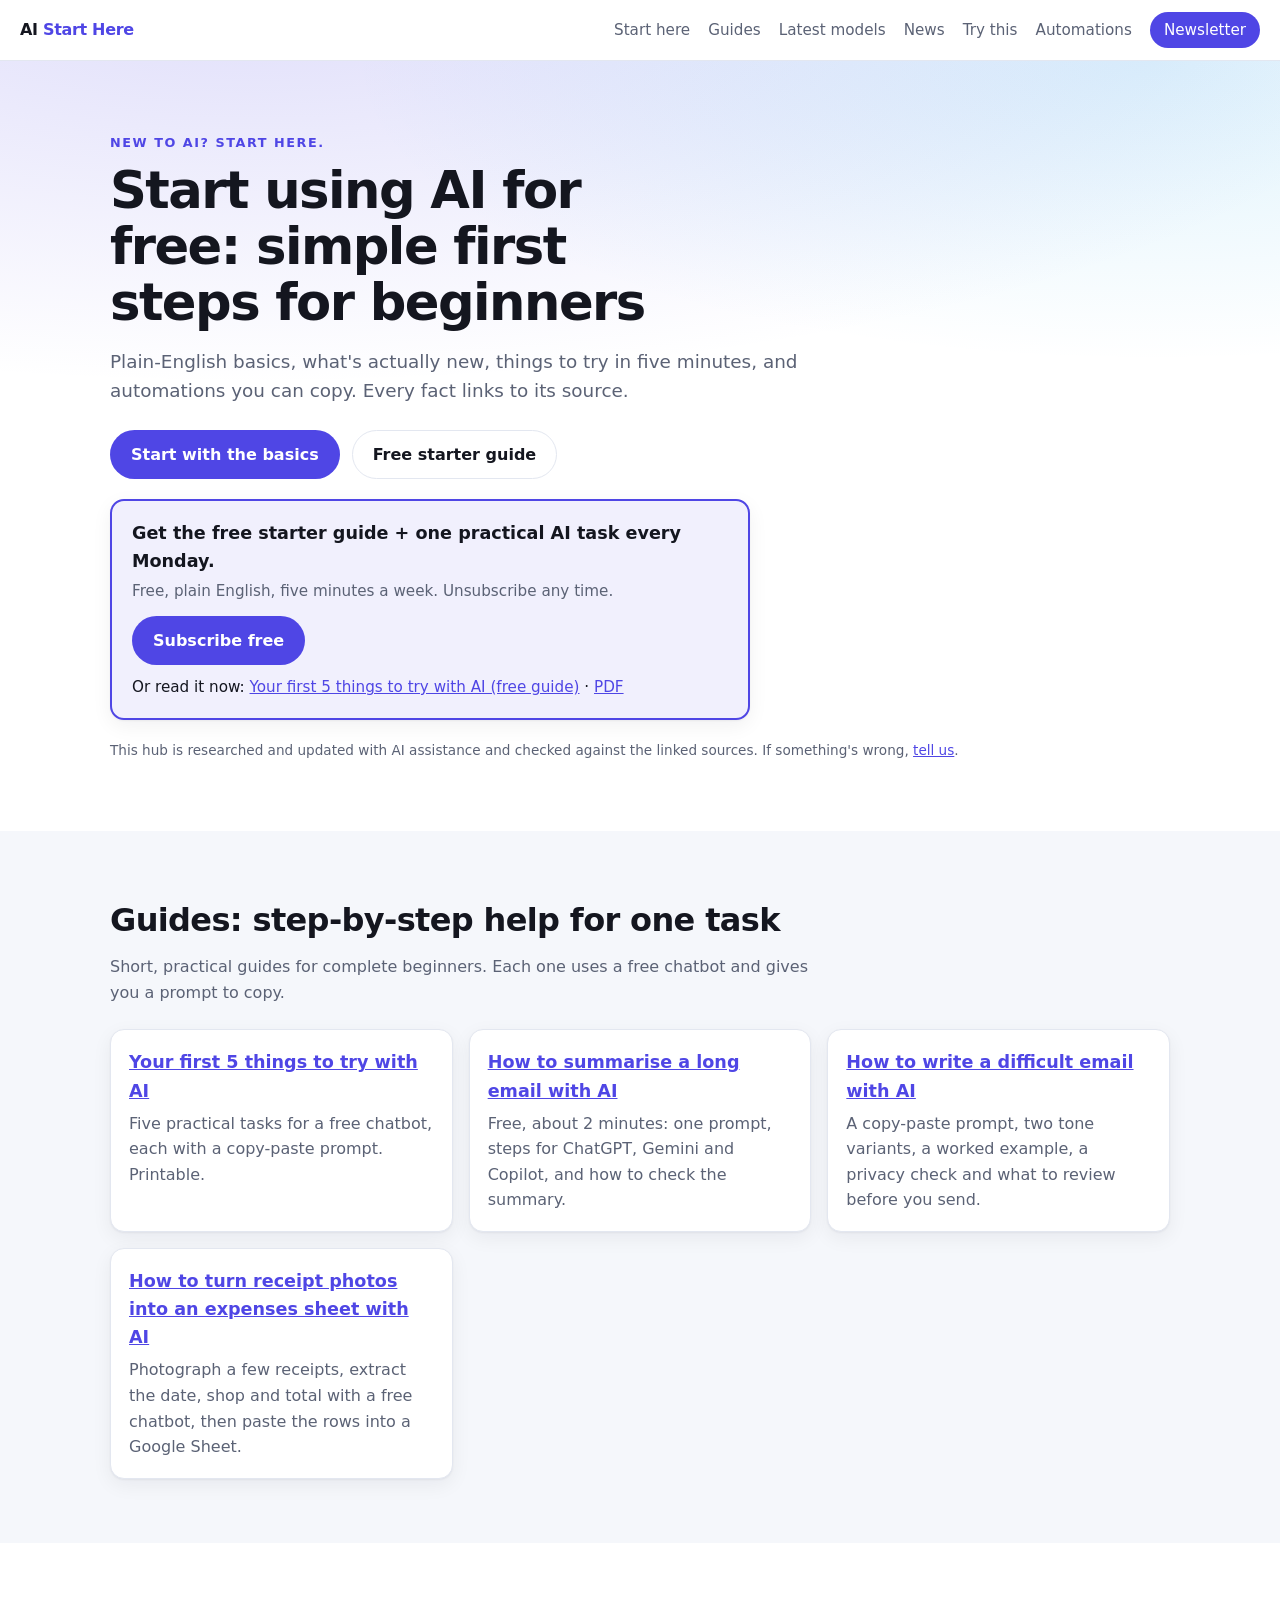
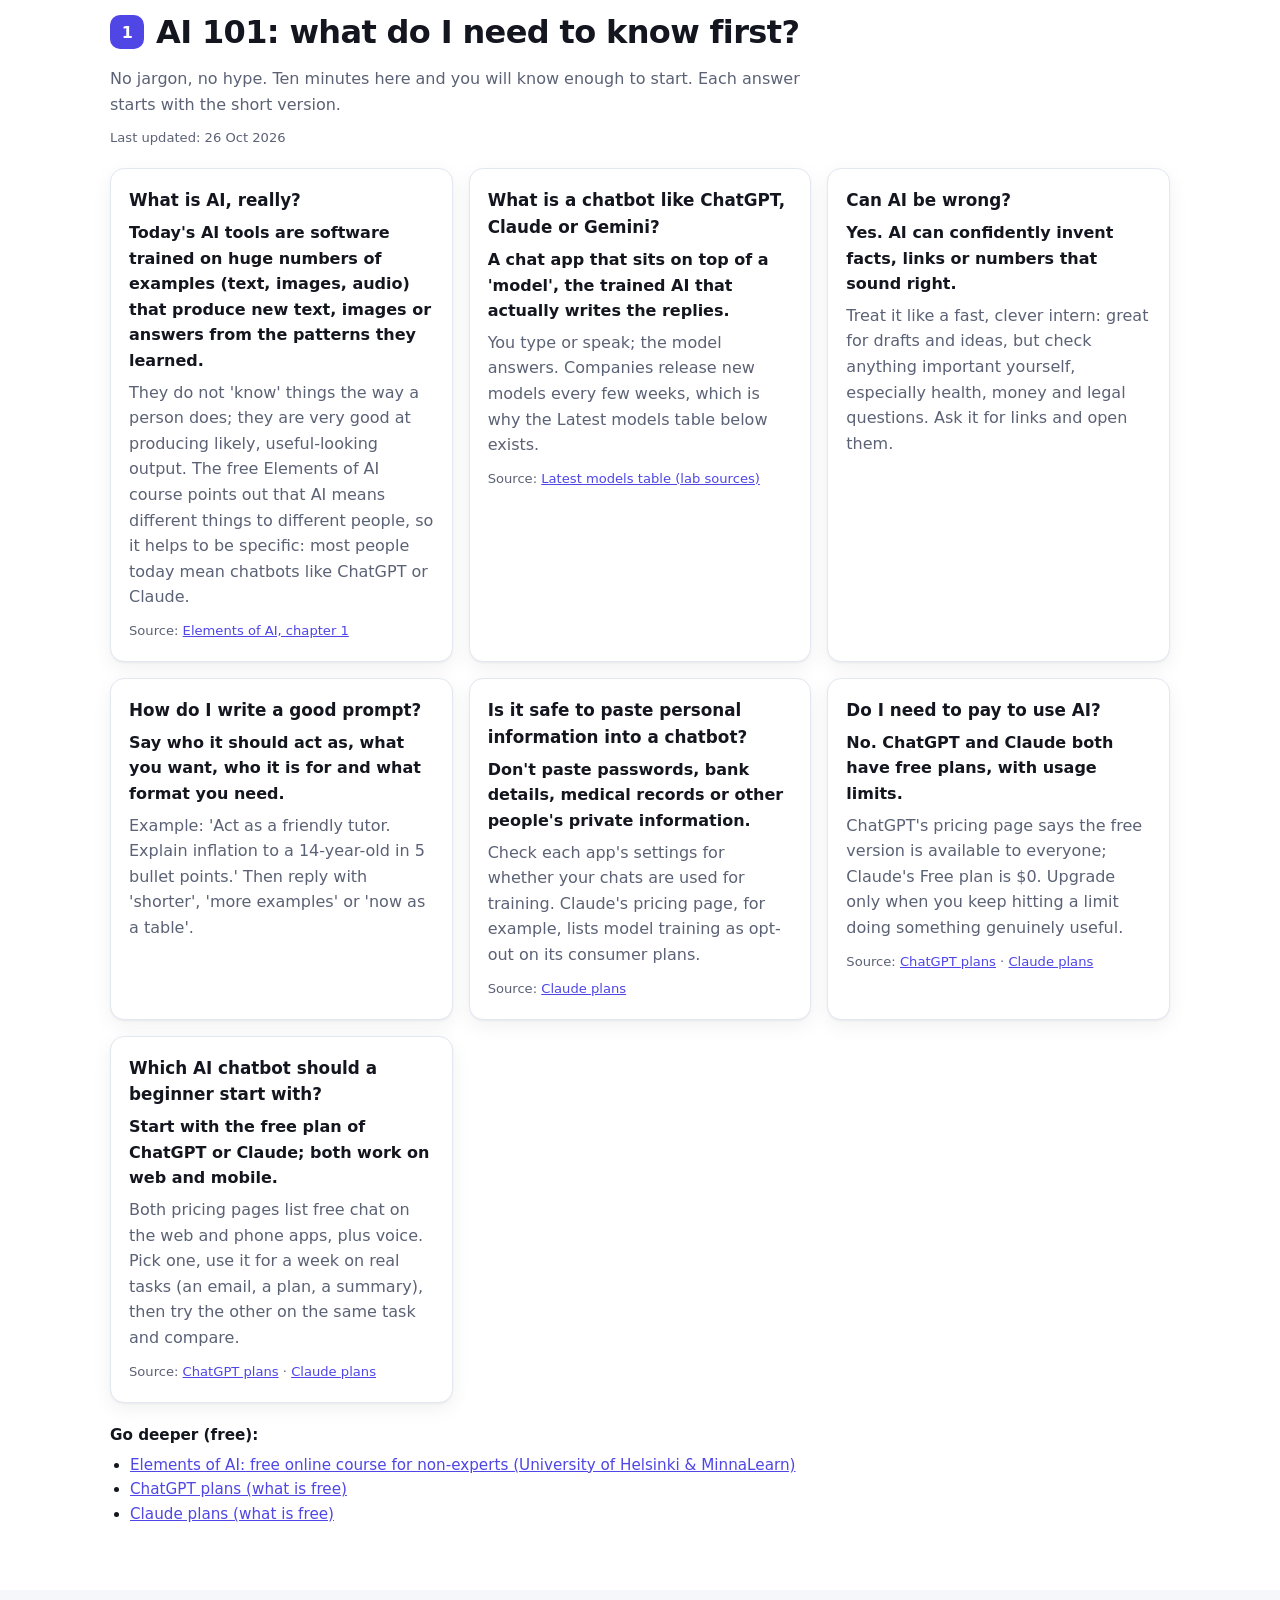
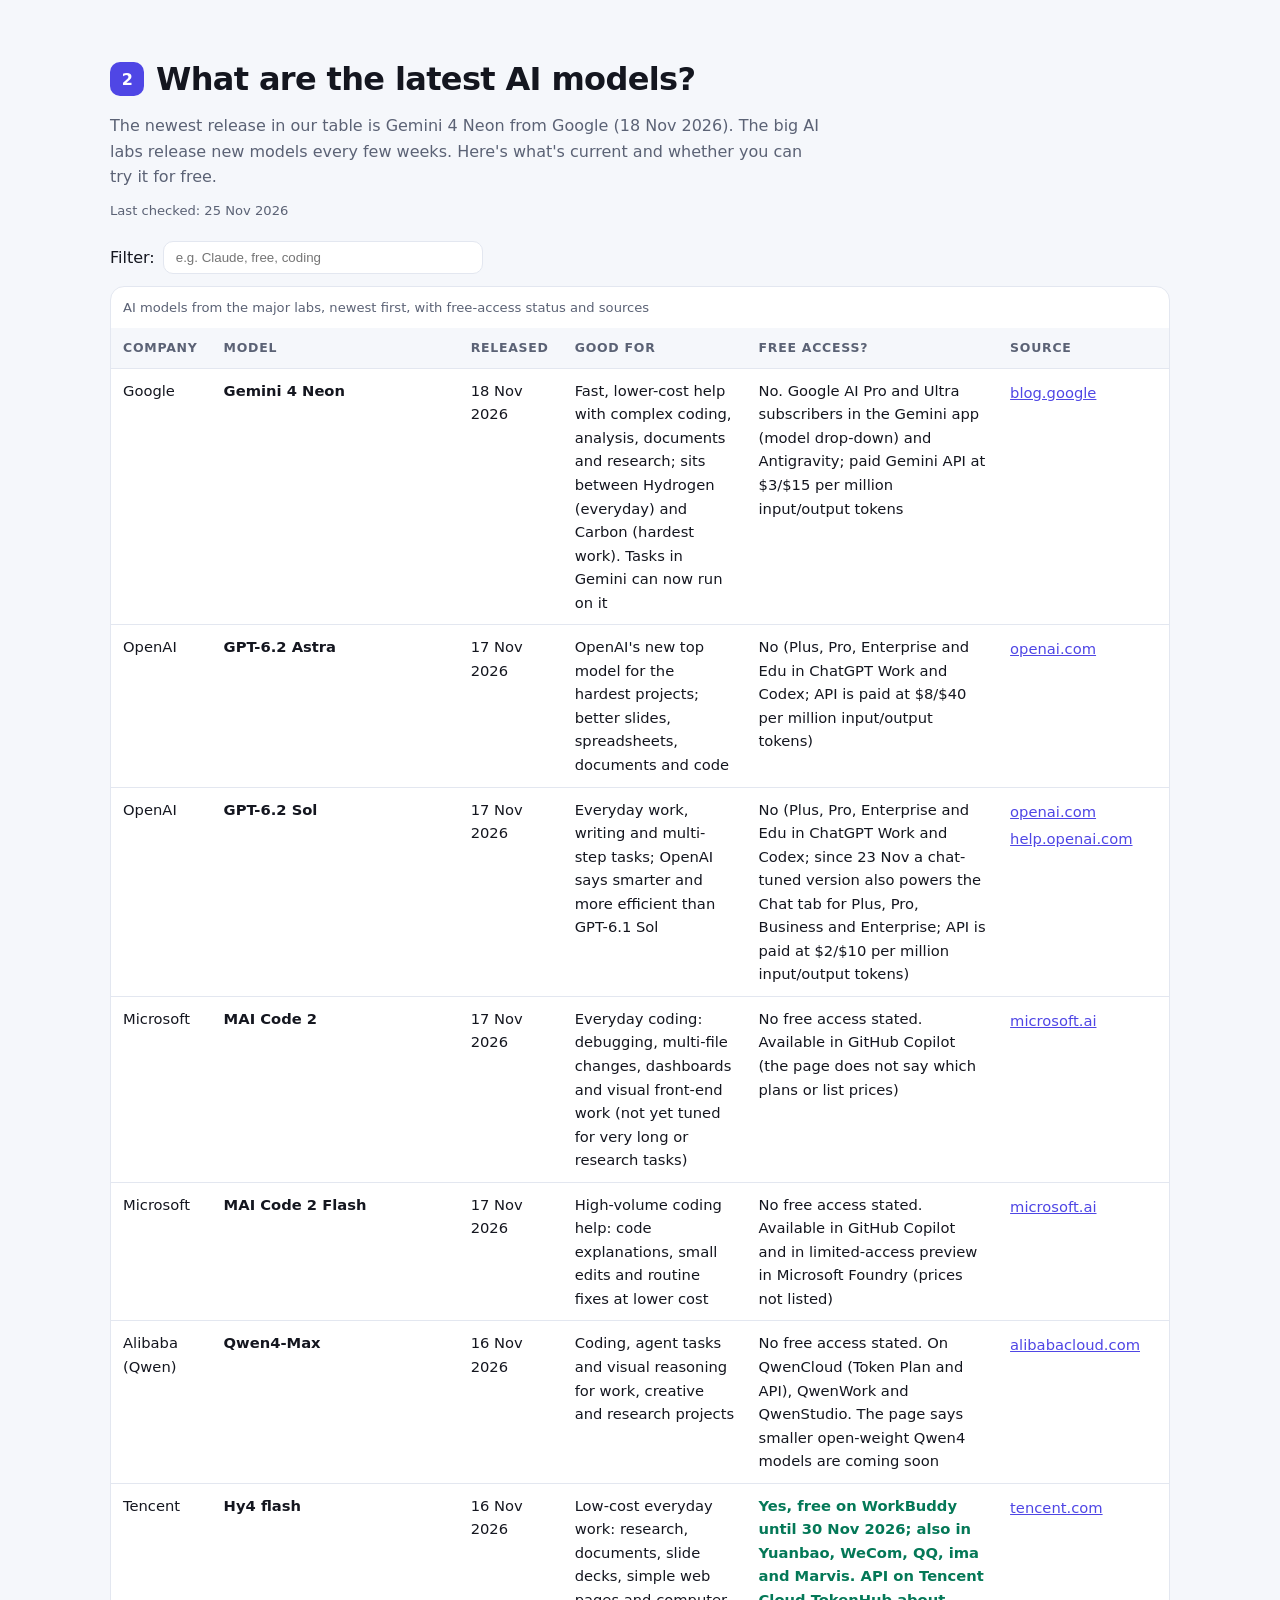
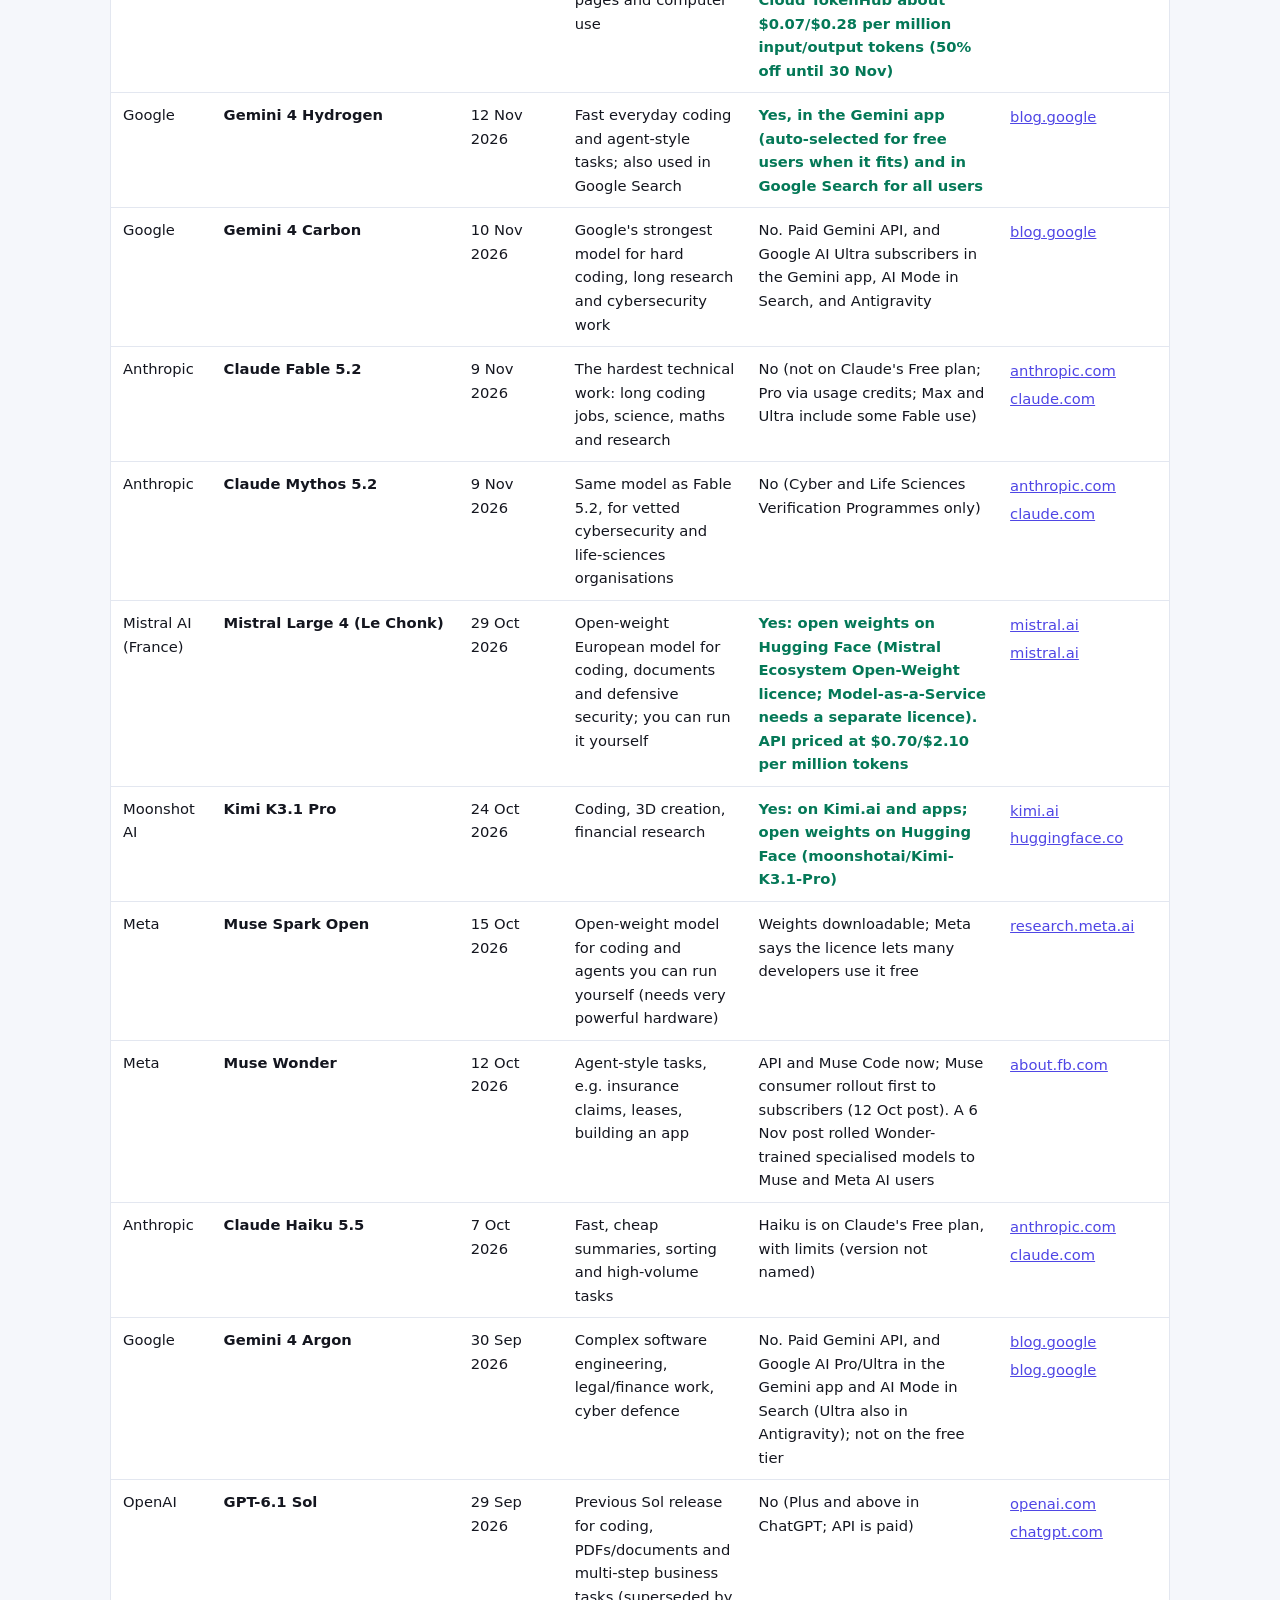
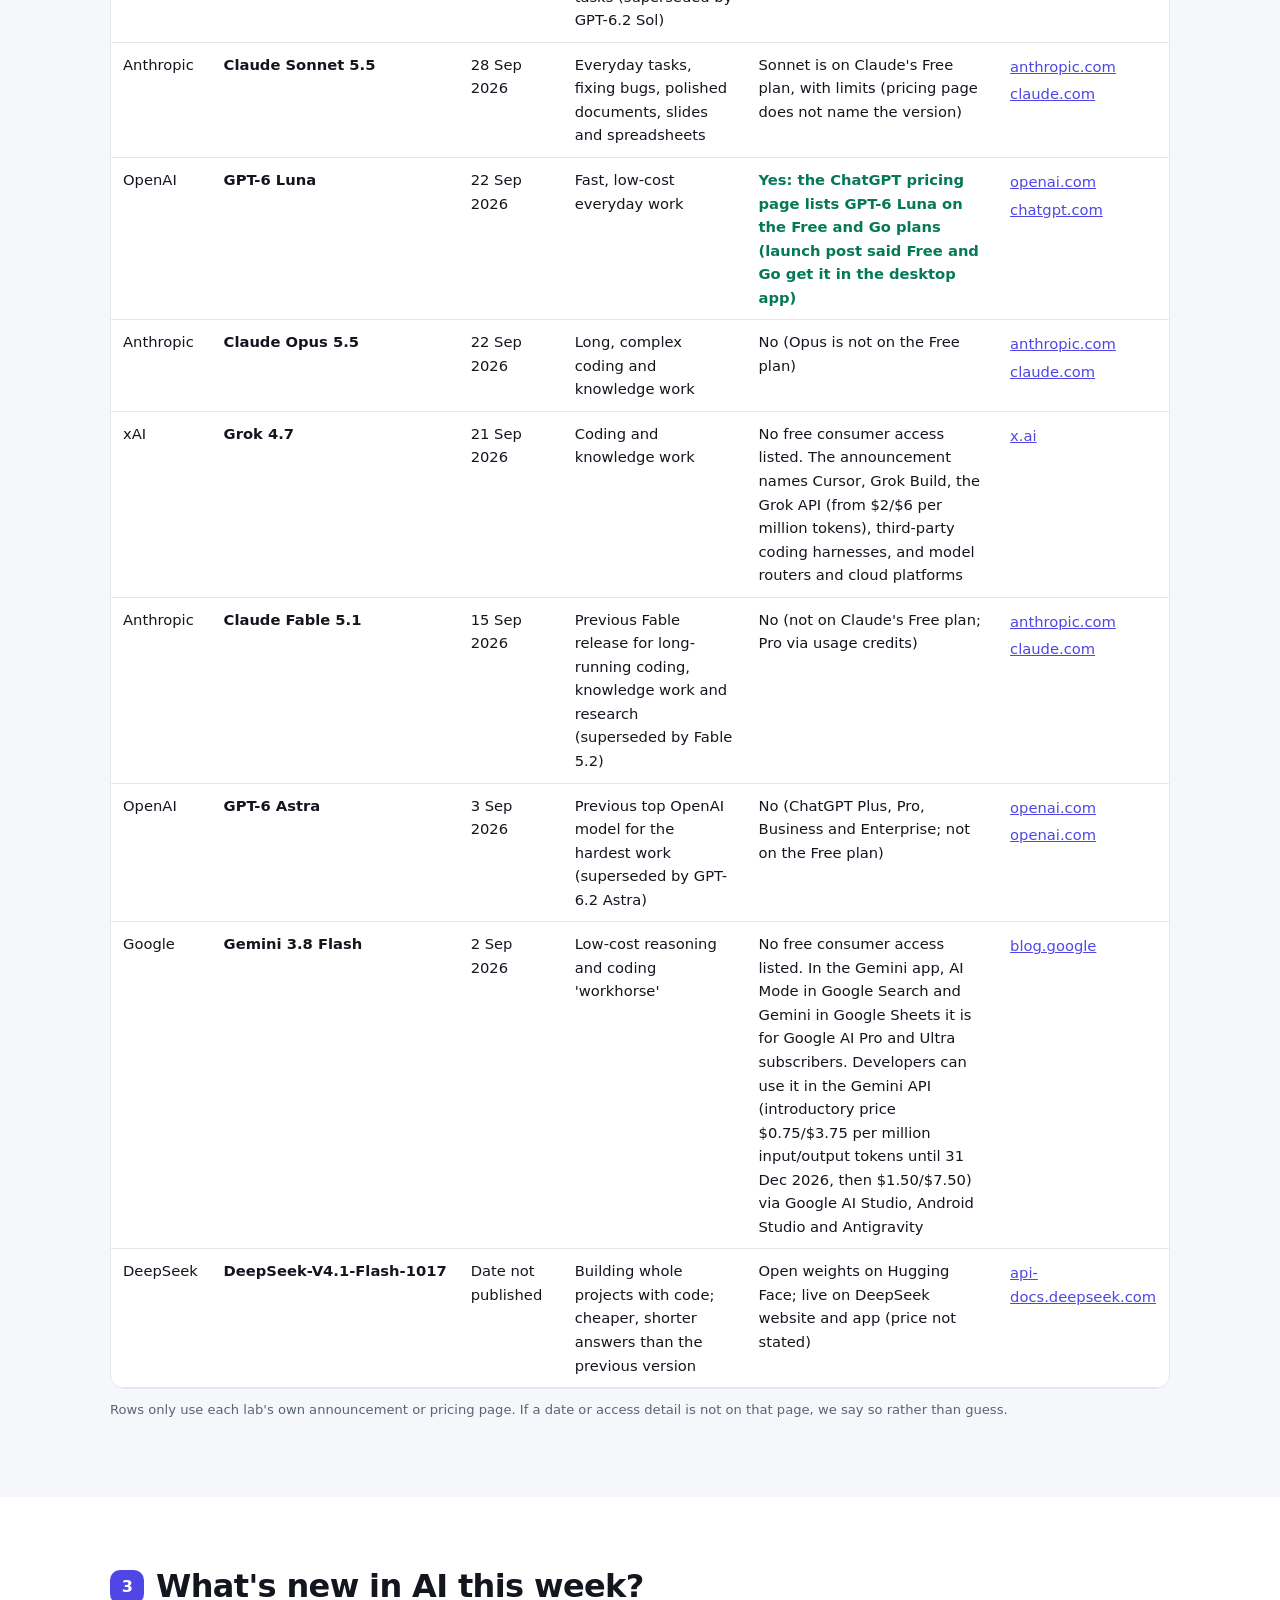
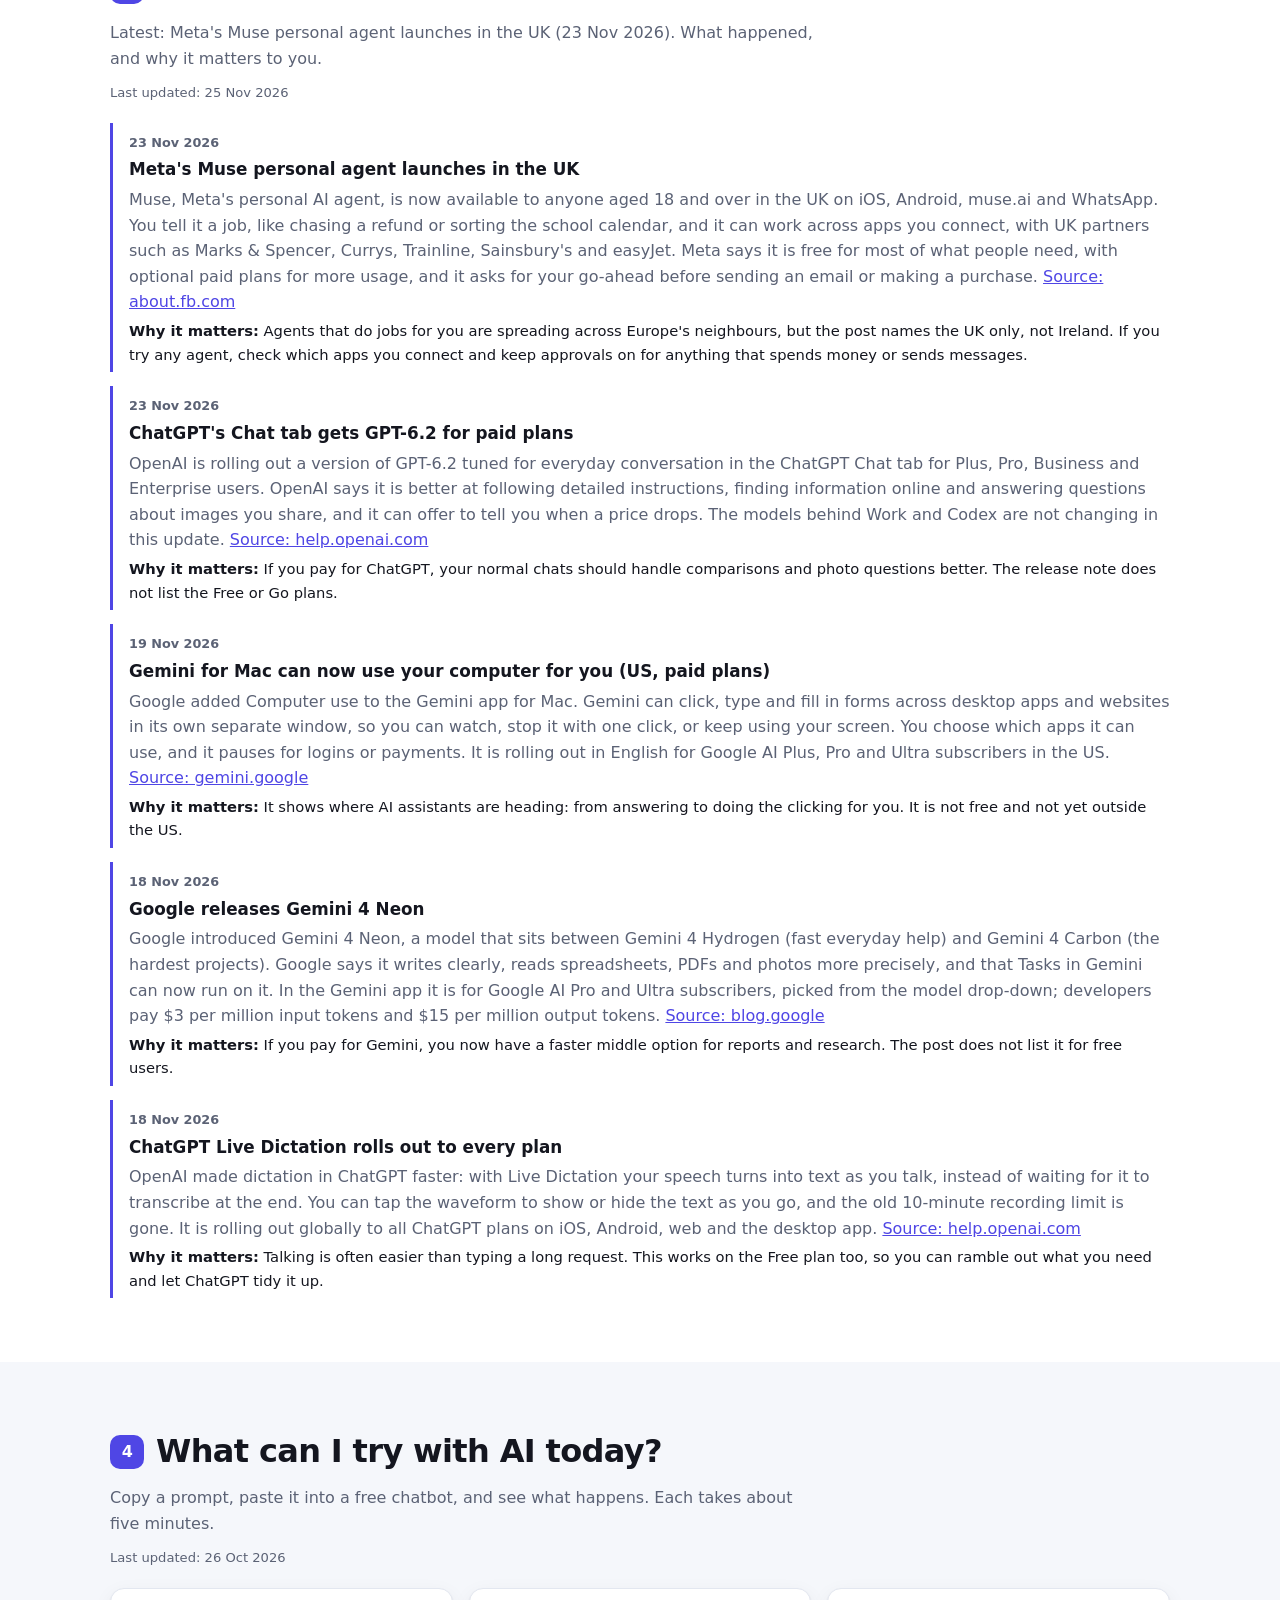
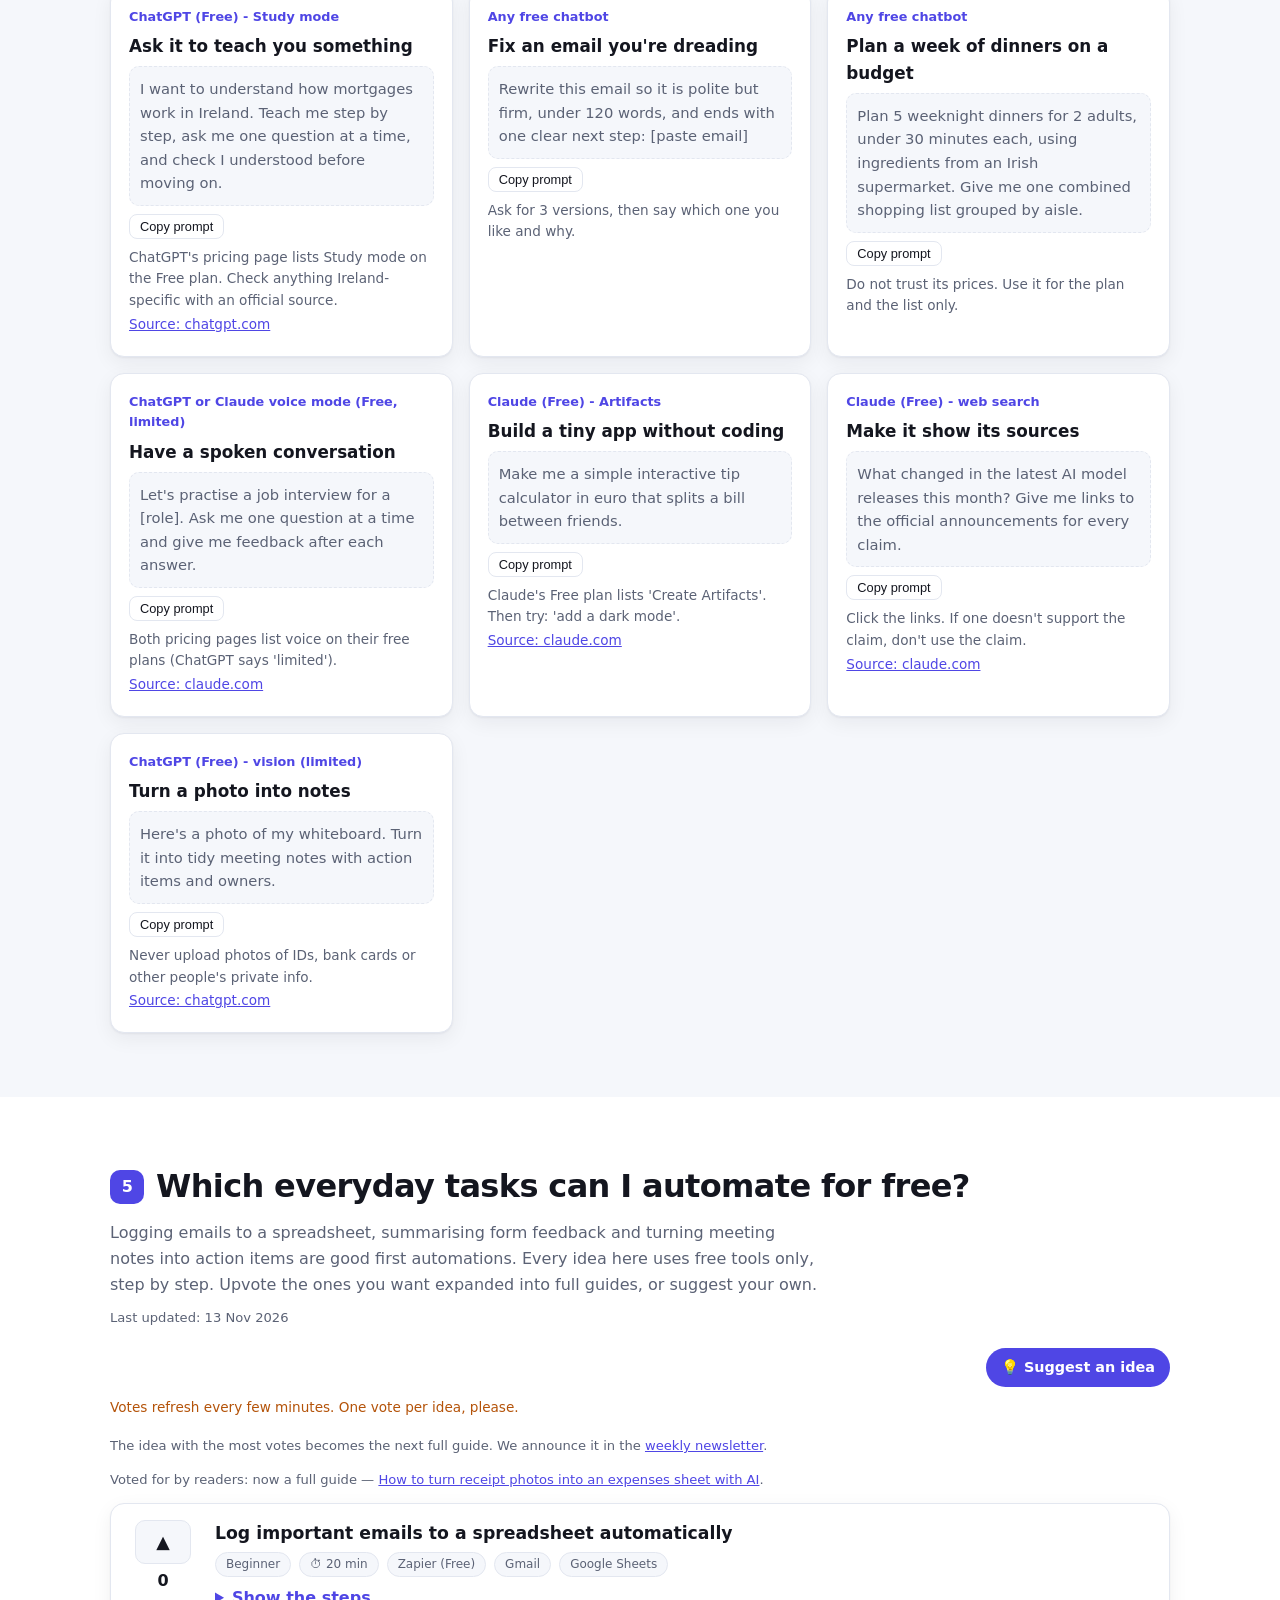
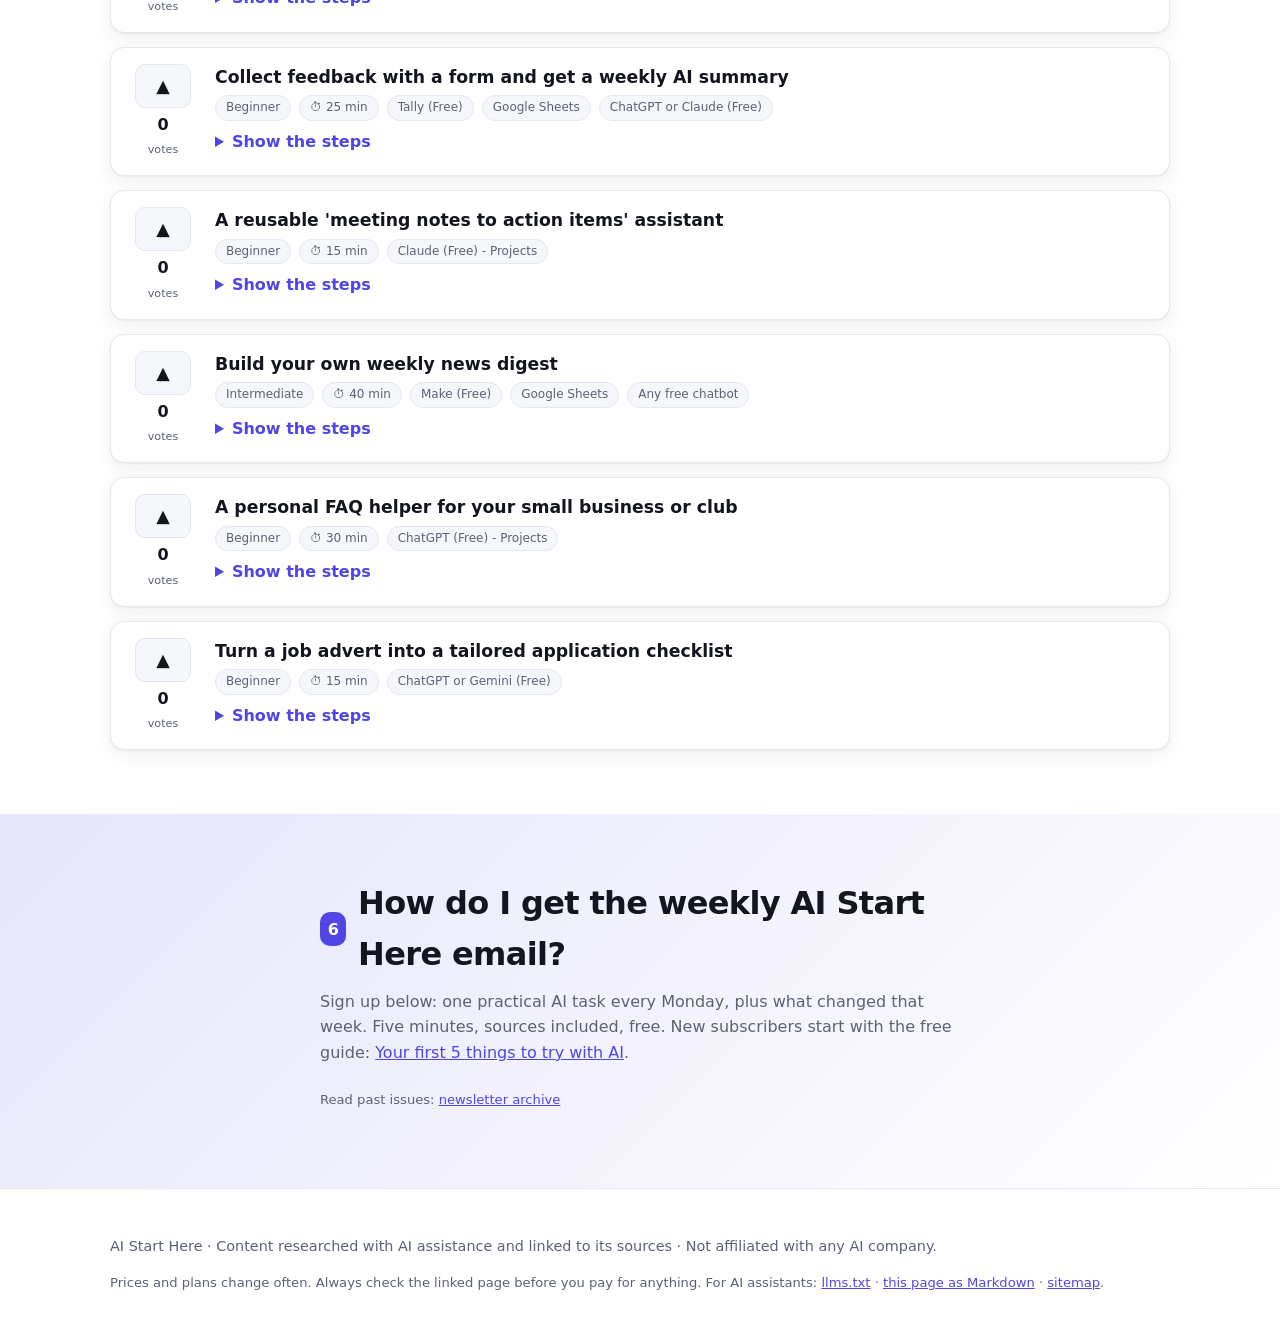
<file: index.html>
<!doctype html>
<html lang="en-IE">
<head>
<meta charset="utf-8">
<meta name="viewport" content="width=device-width, initial-scale=1">
<!-- build:head -->
<title>AI Start Here | A free beginner&#x27;s guide to using AI</title>
<meta name="description" content="New to AI? Plain-English basics, the latest AI models, sourced news, prompts to try and free automations. Every fact links to its source. Updated weekly.">
<meta name="robots" content="index, follow, max-image-preview:large">
<meta name="google-site-verification" content="b8aQowdIF8Ybq-6g_K273DIwLxjHl_nhiGMAdsaDWd8">
<meta name="msvalidate.01" content="47F4F1AF24924904A878287F633732C9">
<link rel="canonical" href="https://aistarthere.github.io/">
<link rel="alternate" type="text/markdown" href="index.md" title="This page as Markdown">
<link rel="describedby" type="text/markdown" href="llms.txt" title="llms.txt">
<link rel="icon" href="favicon.ico" sizes="32x32">
<link rel="icon" href="favicon.svg" type="image/svg+xml">
<link rel="apple-touch-icon" href="apple-touch-icon.png">
<meta name="theme-color" content="#4f46e5">
<meta property="og:type" content="website">
<meta property="og:site_name" content="AI Start Here">
<meta property="og:title" content="AI Start Here | A free beginner&#x27;s guide to using AI">
<meta property="og:description" content="New to AI? Plain-English basics, the latest AI models, sourced news, prompts to try and free automations. Every fact links to its source. Updated weekly.">
<meta property="og:url" content="https://aistarthere.github.io/">
<meta property="og:image" content="https://aistarthere.github.io/og-image.png">
<meta property="og:image:width" content="1200">
<meta property="og:image:height" content="630">
<meta property="og:image:alt" content="AI Start Here. Get useful with AI this week, for free. Every fact links to its source.">
<meta property="og:locale" content="en_IE">
<meta name="twitter:card" content="summary_large_image">
<meta name="twitter:title" content="AI Start Here | A free beginner&#x27;s guide to using AI">
<meta name="twitter:description" content="New to AI? Plain-English basics, the latest AI models, sourced news, prompts to try and free automations. Every fact links to its source. Updated weekly.">
<meta name="twitter:image" content="https://aistarthere.github.io/og-image.png">
<meta name="twitter:image:alt" content="AI Start Here. Get useful with AI this week, for free. Every fact links to its source.">
<meta name="twitter:site" content="@aistarthere">
<!-- /build:head -->
<link rel="stylesheet" href="styles.css">
<script src="config.js"></script>
<!-- build:jsonld -->
<script type="application/ld+json">
{
 "@context": "https://schema.org",
 "@graph": [
  {
   "@type": "Organization",
   "@id": "https://aistarthere.github.io/#org",
   "name": "AI Start Here",
   "url": "https://aistarthere.github.io/",
   "logo": {
    "@type": "ImageObject",
    "url": "https://aistarthere.github.io/apple-touch-icon.png",
    "width": 180,
    "height": 180
   },
   "sameAs": [
    "https://x.com/aistarthere"
   ]
  },
  {
   "@type": "WebSite",
   "@id": "https://aistarthere.github.io/#website",
   "name": "AI Start Here",
   "url": "https://aistarthere.github.io/",
   "description": "New to AI? Plain-English basics, the latest AI models, sourced news, prompts to try and free automations. Every fact links to its source. Updated weekly.",
   "inLanguage": "en-IE",
   "publisher": {
    "@id": "https://aistarthere.github.io/#org"
   }
  },
  {
   "@type": "WebPage",
   "@id": "https://aistarthere.github.io/#webpage",
   "url": "https://aistarthere.github.io/",
   "name": "AI Start Here | A free beginner's guide to using AI",
   "isPartOf": {
    "@id": "https://aistarthere.github.io/#website"
   },
   "inLanguage": "en-IE",
   "dateModified": "2026-11-25",
   "primaryImageOfPage": "https://aistarthere.github.io/og-image.png"
  },
  {
   "@type": "FAQPage",
   "@id": "https://aistarthere.github.io/#basics",
   "name": "AI 101: what do I need to know first?",
   "mainEntity": [
    {
     "@type": "Question",
     "name": "What is AI, really?",
     "acceptedAnswer": {
      "@type": "Answer",
      "text": "Today's AI tools are software trained on huge numbers of examples (text, images, audio) that produce new text, images or answers from the patterns they learned. They do not 'know' things the way a person does; they are very good at producing likely, useful-looking output. The free Elements of AI course points out that AI means different things to different people, so it helps to be specific: most people today mean chatbots like ChatGPT or Claude."
     }
    },
    {
     "@type": "Question",
     "name": "What is a chatbot like ChatGPT, Claude or Gemini?",
     "acceptedAnswer": {
      "@type": "Answer",
      "text": "A chat app that sits on top of a 'model', the trained AI that actually writes the replies. You type or speak; the model answers. Companies release new models every few weeks, which is why the Latest models table below exists."
     }
    },
    {
     "@type": "Question",
     "name": "Can AI be wrong?",
     "acceptedAnswer": {
      "@type": "Answer",
      "text": "Yes. AI can confidently invent facts, links or numbers that sound right. Treat it like a fast, clever intern: great for drafts and ideas, but check anything important yourself, especially health, money and legal questions. Ask it for links and open them."
     }
    },
    {
     "@type": "Question",
     "name": "How do I write a good prompt?",
     "acceptedAnswer": {
      "@type": "Answer",
      "text": "Say who it should act as, what you want, who it is for and what format you need. Example: 'Act as a friendly tutor. Explain inflation to a 14-year-old in 5 bullet points.' Then reply with 'shorter', 'more examples' or 'now as a table'."
     }
    },
    {
     "@type": "Question",
     "name": "Is it safe to paste personal information into a chatbot?",
     "acceptedAnswer": {
      "@type": "Answer",
      "text": "Don't paste passwords, bank details, medical records or other people's private information. Check each app's settings for whether your chats are used for training. Claude's pricing page, for example, lists model training as opt-out on its consumer plans."
     }
    },
    {
     "@type": "Question",
     "name": "Do I need to pay to use AI?",
     "acceptedAnswer": {
      "@type": "Answer",
      "text": "No. ChatGPT and Claude both have free plans, with usage limits. ChatGPT's pricing page says the free version is available to everyone; Claude's Free plan is $0. Upgrade only when you keep hitting a limit doing something genuinely useful."
     }
    },
    {
     "@type": "Question",
     "name": "Which AI chatbot should a beginner start with?",
     "acceptedAnswer": {
      "@type": "Answer",
      "text": "Start with the free plan of ChatGPT or Claude; both work on web and mobile. Both pricing pages list free chat on the web and phone apps, plus voice. Pick one, use it for a week on real tasks (an email, a plan, a summary), then try the other on the same task and compare."
     }
    }
   ]
  },
  {
   "@type": "ItemList",
   "@id": "https://aistarthere.github.io/#models",
   "name": "Latest AI models",
   "itemListOrder": "https://schema.org/ItemListOrderDescending",
   "numberOfItems": 26,
   "itemListElement": [
    {
     "@type": "ListItem",
     "position": 1,
     "name": "Gemini 4 Neon (Google)",
     "url": "https://blog.google/innovation-and-ai/models-and-research/gemini-models/introducing-gemini-4-neon/",
     "description": "Fast, lower-cost help with complex coding, analysis, documents and research; sits between Hydrogen (everyday) and Carbon (hardest work). Tasks in Gemini can now run on it"
    },
    {
     "@type": "ListItem",
     "position": 2,
     "name": "GPT-6.2 Astra (OpenAI)",
     "url": "https://openai.com/index/introducing-gpt-6-2-astra-sol/",
     "description": "OpenAI's new top model for the hardest projects; better slides, spreadsheets, documents and code"
    },
    {
     "@type": "ListItem",
     "position": 3,
     "name": "GPT-6.2 Sol (OpenAI)",
     "url": "https://openai.com/index/introducing-gpt-6-2-astra-sol/",
     "description": "Everyday work, writing and multi-step tasks; OpenAI says smarter and more efficient than GPT-6.1 Sol"
    },
    {
     "@type": "ListItem",
     "position": 4,
     "name": "MAI Code 2 (Microsoft)",
     "url": "https://microsoft.ai/news/introducing-mai-code-2-and-mai-code-2-flash/",
     "description": "Everyday coding: debugging, multi-file changes, dashboards and visual front-end work (not yet tuned for very long or research tasks)"
    },
    {
     "@type": "ListItem",
     "position": 5,
     "name": "MAI Code 2 Flash (Microsoft)",
     "url": "https://microsoft.ai/news/introducing-mai-code-2-and-mai-code-2-flash/",
     "description": "High-volume coding help: code explanations, small edits and routine fixes at lower cost"
    },
    {
     "@type": "ListItem",
     "position": 6,
     "name": "Qwen4-Max (Alibaba (Qwen))",
     "url": "https://www.alibabacloud.com/en/press-room/alibaba-unveils-qwen4-max",
     "description": "Coding, agent tasks and visual reasoning for work, creative and research projects"
    },
    {
     "@type": "ListItem",
     "position": 7,
     "name": "Hy4 flash (Tencent)",
     "url": "https://www.tencent.com/tencent-launches-hy4-flash-to-power-high-speed-cost-efficient-ai-deployment-for-everyday-workflows/",
     "description": "Low-cost everyday work: research, documents, slide decks, simple web pages and computer use"
    },
    {
     "@type": "ListItem",
     "position": 8,
     "name": "Gemini 4 Hydrogen (Google)",
     "url": "https://blog.google/innovation-and-ai/models-and-research/gemini-models/introducing-gemini-4-hydrogen/",
     "description": "Fast everyday coding and agent-style tasks; also used in Google Search"
    },
    {
     "@type": "ListItem",
     "position": 9,
     "name": "Gemini 4 Carbon (Google)",
     "url": "https://blog.google/innovation-and-ai/models-and-research/gemini-models/gemini-4-carbon-now-available/",
     "description": "Google's strongest model for hard coding, long research and cybersecurity work"
    },
    {
     "@type": "ListItem",
     "position": 10,
     "name": "Claude Fable 5.2 (Anthropic)",
     "url": "https://www.anthropic.com/claude-fable-and-mythos-5-2",
     "description": "The hardest technical work: long coding jobs, science, maths and research"
    },
    {
     "@type": "ListItem",
     "position": 11,
     "name": "Claude Mythos 5.2 (Anthropic)",
     "url": "https://www.anthropic.com/claude-fable-and-mythos-5-2",
     "description": "Same model as Fable 5.2, for vetted cybersecurity and life-sciences organisations"
    },
    {
     "@type": "ListItem",
     "position": 12,
     "name": "Mistral Large 4 (Le Chonk) (Mistral AI (France))",
     "url": "https://mistral.ai/news/mistral-large-4-oss/",
     "description": "Open-weight European model for coding, documents and defensive security; you can run it yourself"
    },
    {
     "@type": "ListItem",
     "position": 13,
     "name": "Kimi K3.1 Pro (Moonshot AI)",
     "url": "https://www.kimi.ai/blog/kimi-k3-1-pro",
     "description": "Coding, 3D creation, financial research"
    },
    {
     "@type": "ListItem",
     "position": 14,
     "name": "Muse Spark Open (Meta)",
     "url": "https://research.meta.ai/blog/muse-spark-open",
     "description": "Open-weight model for coding and agents you can run yourself (needs very powerful hardware)"
    },
    {
     "@type": "ListItem",
     "position": 15,
     "name": "Muse Wonder (Meta)",
     "url": "https://about.fb.com/news/2026/10/introducing-muse-wonder-models/",
     "description": "Agent-style tasks, e.g. insurance claims, leases, building an app"
    },
    {
     "@type": "ListItem",
     "position": 16,
     "name": "Claude Haiku 5.5 (Anthropic)",
     "url": "https://www.anthropic.com/claude-haiku-5-5",
     "description": "Fast, cheap summaries, sorting and high-volume tasks"
    },
    {
     "@type": "ListItem",
     "position": 17,
     "name": "Gemini 4 Argon (Google)",
     "url": "https://blog.google/innovation-and-ai/models-and-research/gemini-models/gemini-4-argon/",
     "description": "Complex software engineering, legal/finance work, cyber defence"
    },
    {
     "@type": "ListItem",
     "position": 18,
     "name": "GPT-6.1 Sol (OpenAI)",
     "url": "https://openai.com/index/introducing-gpt-6-1-sol/",
     "description": "Previous Sol release for coding, PDFs/documents and multi-step business tasks (superseded by GPT-6.2 Sol)"
    },
    {
     "@type": "ListItem",
     "position": 19,
     "name": "Claude Sonnet 5.5 (Anthropic)",
     "url": "https://www.anthropic.com/claude-sonnet-5-5",
     "description": "Everyday tasks, fixing bugs, polished documents, slides and spreadsheets"
    },
    {
     "@type": "ListItem",
     "position": 20,
     "name": "GPT-6 Luna (OpenAI)",
     "url": "https://openai.com/index/introducing-gpt-6-sol-and-luna/",
     "description": "Fast, low-cost everyday work"
    },
    {
     "@type": "ListItem",
     "position": 21,
     "name": "Claude Opus 5.5 (Anthropic)",
     "url": "https://www.anthropic.com/claude-opus-5-5",
     "description": "Long, complex coding and knowledge work"
    },
    {
     "@type": "ListItem",
     "position": 22,
     "name": "Grok 4.7 (xAI)",
     "url": "https://x.ai/news/grok-4-7",
     "description": "Coding and knowledge work"
    },
    {
     "@type": "ListItem",
     "position": 23,
     "name": "Claude Fable 5.1 (Anthropic)",
     "url": "https://www.anthropic.com/claude-fable-and-mythos-5-1",
     "description": "Previous Fable release for long-running coding, knowledge work and research (superseded by Fable 5.2)"
    },
    {
     "@type": "ListItem",
     "position": 24,
     "name": "GPT-6 Astra (OpenAI)",
     "url": "https://openai.com/index/gpt-6-astra/",
     "description": "Previous top OpenAI model for the hardest work (superseded by GPT-6.2 Astra)"
    },
    {
     "@type": "ListItem",
     "position": 25,
     "name": "Gemini 3.8 Flash (Google)",
     "url": "https://blog.google/innovation-and-ai/models-and-research/gemini-models/3-8-flash-and-3-8-flash-cyber/",
     "description": "Low-cost reasoning and coding 'workhorse'"
    },
    {
     "@type": "ListItem",
     "position": 26,
     "name": "DeepSeek-V4.1-Flash-1017 (DeepSeek)",
     "url": "https://api-docs.deepseek.com/news/news261017/",
     "description": "Building whole projects with code; cheaper, shorter answers than the previous version"
    }
   ]
  }
 ]
}
</script>
<!-- /build:jsonld -->
</head>
<body>
<a class="skip" href="#main">Skip to content</a>
<header class="topbar">
  <a class="brand" href="#top">AI <span>Start Here</span></a>
  <button class="menu-btn" type="button" aria-label="Open menu" aria-expanded="false" aria-controls="site-nav">☰</button>
  <nav class="nav" id="site-nav" aria-label="Sections">
    <a href="#basics">Start here</a>
    <a href="#guides">Guides</a>
    <a href="#models">Latest models</a>
    <a href="#news">News</a>
    <a href="#try">Try this</a>
    <a href="#automations">Automations</a>
    <a href="#newsletter" class="nav-cta">Newsletter</a>
  </nav>
</header>

<main id="main">
  <section class="hero" id="top">
    <div class="wrap">
      <p class="eyebrow">New to AI? Start here.</p>
      <h1>Start using AI for free: simple first steps for beginners</h1>
      <p class="lede">Plain-English basics, what's actually new, things to try in five minutes, and automations you can copy. Every fact links to its source.</p>
      <div class="hero-ctas">
        <a class="btn primary" href="#basics">Start with the basics</a>
        <a class="btn ghost" href="starter-guide/">Free starter guide</a>
      </div>
      <aside class="signup-box top" aria-labelledby="sb-top-h">
        <p class="sb-h" id="sb-top-h"><strong>Get the free starter guide + one practical AI task every Monday.</strong></p>
        <p class="sb-p">Free, plain English, five minutes a week. Unsubscribe any time.</p>
        <div class="sb-cta"><a class="btn primary" href="https://aistarthere-newsletter.beehiiv.com/" target="_blank" rel="noopener">Subscribe free</a></div>
        <p class="sb-links">Or read it now: <a href="starter-guide/">Your first 5 things to try with AI (free guide)</a> · <a href="starter-guide/ai-start-here-starter-guide.pdf">PDF</a></p>
      </aside>
      <p class="disclosure">This hub is researched and updated with AI assistance and checked against the linked sources. If something's wrong, <a href="#suggest">tell us</a>.</p>
    </div>
  </section>

  <section id="guides" class="section alt" aria-labelledby="guides-h">
    <div class="wrap">
      <!-- build:guides -->
<h2 id="guides-h">Guides: step-by-step help for one task</h2>
      <p class="section-intro answer">Short, practical guides for complete beginners. Each one uses a free chatbot and gives you a prompt to copy.</p>
      <ul class="grid cards guide-list"><li class="card"><h3><a href="starter-guide/">Your first 5 things to try with AI</a></h3><p>Five practical tasks for a free chatbot, each with a copy-paste prompt. Printable.</p></li><li class="card"><h3><a href="summarise-email-with-ai/">How to summarise a long email with AI</a></h3><p>Free, about 2 minutes: one prompt, steps for ChatGPT, Gemini and Copilot, and how to check the summary.</p></li><li class="card"><h3><a href="write-difficult-email-with-ai/">How to write a difficult email with AI</a></h3><p>A copy-paste prompt, two tone variants, a worked example, a privacy check and what to review before you send.</p></li><li class="card"><h3><a href="receipts-to-expenses-sheet-with-ai/">How to turn receipt photos into an expenses sheet with AI</a></h3><p>Photograph a few receipts, extract the date, shop and total with a free chatbot, then paste the rows into a Google Sheet.</p></li></ul>
<!-- /build:guides -->
    </div>
  </section>

  <section id="basics" class="section" aria-labelledby="basics-h">
    <div class="wrap">
      <!-- build:basics -->
<h2 id="basics-h"><span class="num" aria-hidden="true">1</span> AI 101: what do I need to know first?</h2>
      <p class="section-intro answer">No jargon, no hype. Ten minutes here and you will know enough to start. Each answer starts with the short version.</p>
      <p class="updated">Last updated: <time datetime="2026-10-26">26 Oct 2026</time></p>
      <div class="grid cards" id="basics-cards"><article class="card faq-item" id="what-is-ai"><h3>What is AI, really?</h3><p class="answer"><strong>Today&#x27;s AI tools are software trained on huge numbers of examples (text, images, audio) that produce new text, images or answers from the patterns they learned.</strong></p><p>They do not &#x27;know&#x27; things the way a person does; they are very good at producing likely, useful-looking output. The free Elements of AI course points out that AI means different things to different people, so it helps to be specific: most people today mean chatbots like ChatGPT or Claude.</p><p class="src">Source: <a href="https://course.elementsofai.com/1/1" rel="noopener" target="_blank">Elements of AI, chapter 1</a></p></article><article class="card faq-item" id="what-is-a-chatbot"><h3>What is a chatbot like ChatGPT, Claude or Gemini?</h3><p class="answer"><strong>A chat app that sits on top of a &#x27;model&#x27;, the trained AI that actually writes the replies.</strong></p><p>You type or speak; the model answers. Companies release new models every few weeks, which is why the Latest models table below exists.</p><p class="src">Source: <a href="#models">Latest models table (lab sources)</a></p></article><article class="card faq-item" id="can-ai-be-wrong"><h3>Can AI be wrong?</h3><p class="answer"><strong>Yes. AI can confidently invent facts, links or numbers that sound right.</strong></p><p>Treat it like a fast, clever intern: great for drafts and ideas, but check anything important yourself, especially health, money and legal questions. Ask it for links and open them.</p></article><article class="card faq-item" id="how-to-prompt"><h3>How do I write a good prompt?</h3><p class="answer"><strong>Say who it should act as, what you want, who it is for and what format you need.</strong></p><p>Example: &#x27;Act as a friendly tutor. Explain inflation to a 14-year-old in 5 bullet points.&#x27; Then reply with &#x27;shorter&#x27;, &#x27;more examples&#x27; or &#x27;now as a table&#x27;.</p></article><article class="card faq-item" id="privacy"><h3>Is it safe to paste personal information into a chatbot?</h3><p class="answer"><strong>Don&#x27;t paste passwords, bank details, medical records or other people&#x27;s private information.</strong></p><p>Check each app&#x27;s settings for whether your chats are used for training. Claude&#x27;s pricing page, for example, lists model training as opt-out on its consumer plans.</p><p class="src">Source: <a href="https://claude.com/pricing" rel="noopener" target="_blank">Claude plans</a></p></article><article class="card faq-item" id="do-i-need-to-pay"><h3>Do I need to pay to use AI?</h3><p class="answer"><strong>No. ChatGPT and Claude both have free plans, with usage limits.</strong></p><p>ChatGPT&#x27;s pricing page says the free version is available to everyone; Claude&#x27;s Free plan is $0. Upgrade only when you keep hitting a limit doing something genuinely useful.</p><p class="src">Source: <a href="https://chatgpt.com/pricing" rel="noopener" target="_blank">ChatGPT plans</a> · <a href="https://claude.com/pricing" rel="noopener" target="_blank">Claude plans</a></p></article><article class="card faq-item" id="where-to-start"><h3>Which AI chatbot should a beginner start with?</h3><p class="answer"><strong>Start with the free plan of ChatGPT or Claude; both work on web and mobile.</strong></p><p>Both pricing pages list free chat on the web and phone apps, plus voice. Pick one, use it for a week on real tasks (an email, a plan, a summary), then try the other on the same task and compare.</p><p class="src">Source: <a href="https://chatgpt.com/pricing" rel="noopener" target="_blank">ChatGPT plans</a> · <a href="https://claude.com/pricing" rel="noopener" target="_blank">Claude plans</a></p></article></div>
      <div class="learn-more"><strong>Go deeper (free):</strong><ul><li><a href="https://www.elementsofai.com/" rel="noopener" target="_blank">Elements of AI: free online course for non-experts (University of Helsinki &amp; MinnaLearn)</a></li><li><a href="https://chatgpt.com/pricing" rel="noopener" target="_blank">ChatGPT plans (what is free)</a></li><li><a href="https://claude.com/pricing" rel="noopener" target="_blank">Claude plans (what is free)</a></li></ul></div>
<!-- /build:basics -->
    </div>
  </section>

  <section id="models" class="section alt" aria-labelledby="models-h">
    <div class="wrap">
      <!-- build:models -->
<h2 id="models-h"><span class="num" aria-hidden="true">2</span> What are the latest AI models?</h2>
      <p class="section-intro answer">The newest release in our table is Gemini 4 Neon from Google (18 Nov 2026). The big AI labs release new models every few weeks. Here's what's current and whether you can try it for free.</p>
      <p class="updated">Last checked: <time datetime="2026-11-25">25 Nov 2026</time></p>
      <div class="filter-row" hidden>
        <label for="model-filter">Filter:</label>
        <input id="model-filter" type="search" placeholder="e.g. Claude, free, coding">
      </div>
      <div class="table-wrap" tabindex="0" role="region" aria-labelledby="models-caption">
        <table class="models">
          <caption id="models-caption">AI models from the major labs, newest first, with free-access status and sources</caption>
          <thead><tr><th scope="col">Company</th><th scope="col">Model</th><th scope="col">Released</th><th scope="col">Good for</th><th scope="col">Free access?</th><th scope="col">Source</th></tr></thead>
          <tbody id="models-body"><tr><td>Google</td><th scope="row" class="model">Gemini 4 Neon</th><td>18 Nov 2026</td><td>Fast, lower-cost help with complex coding, analysis, documents and research; sits between Hydrogen (everyday) and Carbon (hardest work). Tasks in Gemini can now run on it</td><td>No. Google AI Pro and Ultra subscribers in the Gemini app (model drop-down) and Antigravity; paid Gemini API at $3/$15 per million input/output tokens</td><td><ul class="srcs"><li><a href="https://blog.google/innovation-and-ai/models-and-research/gemini-models/introducing-gemini-4-neon/" rel="noopener" target="_blank">blog.google</a></li></ul></td></tr><tr><td>OpenAI</td><th scope="row" class="model">GPT-6.2 Astra</th><td>17 Nov 2026</td><td>OpenAI&#x27;s new top model for the hardest projects; better slides, spreadsheets, documents and code</td><td>No (Plus, Pro, Enterprise and Edu in ChatGPT Work and Codex; API is paid at $8/$40 per million input/output tokens)</td><td><ul class="srcs"><li><a href="https://openai.com/index/introducing-gpt-6-2-astra-sol/" rel="noopener" target="_blank">openai.com</a></li></ul></td></tr><tr><td>OpenAI</td><th scope="row" class="model">GPT-6.2 Sol</th><td>17 Nov 2026</td><td>Everyday work, writing and multi-step tasks; OpenAI says smarter and more efficient than GPT-6.1 Sol</td><td>No (Plus, Pro, Enterprise and Edu in ChatGPT Work and Codex; since 23 Nov a chat-tuned version also powers the Chat tab for Plus, Pro, Business and Enterprise; API is paid at $2/$10 per million input/output tokens)</td><td><ul class="srcs"><li><a href="https://openai.com/index/introducing-gpt-6-2-astra-sol/" rel="noopener" target="_blank">openai.com</a></li><li><a href="https://help.openai.com/en/articles/6825453-chatgpt-release-notes" rel="noopener" target="_blank">help.openai.com</a></li></ul></td></tr><tr><td>Microsoft</td><th scope="row" class="model">MAI Code 2</th><td>17 Nov 2026</td><td>Everyday coding: debugging, multi-file changes, dashboards and visual front-end work (not yet tuned for very long or research tasks)</td><td>No free access stated. Available in GitHub Copilot (the page does not say which plans or list prices)</td><td><ul class="srcs"><li><a href="https://microsoft.ai/news/introducing-mai-code-2-and-mai-code-2-flash/" rel="noopener" target="_blank">microsoft.ai</a></li></ul></td></tr><tr><td>Microsoft</td><th scope="row" class="model">MAI Code 2 Flash</th><td>17 Nov 2026</td><td>High-volume coding help: code explanations, small edits and routine fixes at lower cost</td><td>No free access stated. Available in GitHub Copilot and in limited-access preview in Microsoft Foundry (prices not listed)</td><td><ul class="srcs"><li><a href="https://microsoft.ai/news/introducing-mai-code-2-and-mai-code-2-flash/" rel="noopener" target="_blank">microsoft.ai</a></li></ul></td></tr><tr><td>Alibaba (Qwen)</td><th scope="row" class="model">Qwen4-Max</th><td>16 Nov 2026</td><td>Coding, agent tasks and visual reasoning for work, creative and research projects</td><td>No free access stated. On QwenCloud (Token Plan and API), QwenWork and QwenStudio. The page says smaller open-weight Qwen4 models are coming soon</td><td><ul class="srcs"><li><a href="https://www.alibabacloud.com/en/press-room/alibaba-unveils-qwen4-max" rel="noopener" target="_blank">alibabacloud.com</a></li></ul></td></tr><tr><td>Tencent</td><th scope="row" class="model">Hy4 flash</th><td>16 Nov 2026</td><td>Low-cost everyday work: research, documents, slide decks, simple web pages and computer use</td><td class="free-yes">Yes, free on WorkBuddy until 30 Nov 2026; also in Yuanbao, WeCom, QQ, ima and Marvis. API on Tencent Cloud TokenHub about $0.07/$0.28 per million input/output tokens (50% off until 30 Nov)</td><td><ul class="srcs"><li><a href="https://www.tencent.com/tencent-launches-hy4-flash-to-power-high-speed-cost-efficient-ai-deployment-for-everyday-workflows/" rel="noopener" target="_blank">tencent.com</a></li></ul></td></tr><tr><td>Google</td><th scope="row" class="model">Gemini 4 Hydrogen</th><td>12 Nov 2026</td><td>Fast everyday coding and agent-style tasks; also used in Google Search</td><td class="free-yes">Yes, in the Gemini app (auto-selected for free users when it fits) and in Google Search for all users</td><td><ul class="srcs"><li><a href="https://blog.google/innovation-and-ai/models-and-research/gemini-models/introducing-gemini-4-hydrogen/" rel="noopener" target="_blank">blog.google</a></li></ul></td></tr><tr><td>Google</td><th scope="row" class="model">Gemini 4 Carbon</th><td>10 Nov 2026</td><td>Google&#x27;s strongest model for hard coding, long research and cybersecurity work</td><td>No. Paid Gemini API, and Google AI Ultra subscribers in the Gemini app, AI Mode in Search, and Antigravity</td><td><ul class="srcs"><li><a href="https://blog.google/innovation-and-ai/models-and-research/gemini-models/gemini-4-carbon-now-available/" rel="noopener" target="_blank">blog.google</a></li></ul></td></tr><tr><td>Anthropic</td><th scope="row" class="model">Claude Fable 5.2</th><td>9 Nov 2026</td><td>The hardest technical work: long coding jobs, science, maths and research</td><td>No (not on Claude&#x27;s Free plan; Pro via usage credits; Max and Ultra include some Fable use)</td><td><ul class="srcs"><li><a href="https://www.anthropic.com/claude-fable-and-mythos-5-2" rel="noopener" target="_blank">anthropic.com</a></li><li><a href="https://claude.com/pricing" rel="noopener" target="_blank">claude.com</a></li></ul></td></tr><tr><td>Anthropic</td><th scope="row" class="model">Claude Mythos 5.2</th><td>9 Nov 2026</td><td>Same model as Fable 5.2, for vetted cybersecurity and life-sciences organisations</td><td>No (Cyber and Life Sciences Verification Programmes only)</td><td><ul class="srcs"><li><a href="https://www.anthropic.com/claude-fable-and-mythos-5-2" rel="noopener" target="_blank">anthropic.com</a></li><li><a href="https://claude.com/pricing" rel="noopener" target="_blank">claude.com</a></li></ul></td></tr><tr><td>Mistral AI (France)</td><th scope="row" class="model">Mistral Large 4 (Le Chonk)</th><td>29 Oct 2026</td><td>Open-weight European model for coding, documents and defensive security; you can run it yourself</td><td class="free-yes">Yes: open weights on Hugging Face (Mistral Ecosystem Open-Weight licence; Model-as-a-Service needs a separate licence). API priced at $0.70/$2.10 per million tokens</td><td><ul class="srcs"><li><a href="https://mistral.ai/news/mistral-large-4-oss/" rel="noopener" target="_blank">mistral.ai</a></li><li><a href="https://mistral.ai/news/mistral-large-4/" rel="noopener" target="_blank">mistral.ai</a></li></ul></td></tr><tr><td>Moonshot AI</td><th scope="row" class="model">Kimi K3.1 Pro</th><td>24 Oct 2026</td><td>Coding, 3D creation, financial research</td><td class="free-yes">Yes: on Kimi.ai and apps; open weights on Hugging Face (moonshotai/Kimi-K3.1-Pro)</td><td><ul class="srcs"><li><a href="https://www.kimi.ai/blog/kimi-k3-1-pro" rel="noopener" target="_blank">kimi.ai</a></li><li><a href="https://huggingface.co/moonshotai/Kimi-K3.1-Pro" rel="noopener" target="_blank">huggingface.co</a></li></ul></td></tr><tr><td>Meta</td><th scope="row" class="model">Muse Spark Open</th><td>15 Oct 2026</td><td>Open-weight model for coding and agents you can run yourself (needs very powerful hardware)</td><td>Weights downloadable; Meta says the licence lets many developers use it free</td><td><ul class="srcs"><li><a href="https://research.meta.ai/blog/muse-spark-open" rel="noopener" target="_blank">research.meta.ai</a></li></ul></td></tr><tr><td>Meta</td><th scope="row" class="model">Muse Wonder</th><td>12 Oct 2026</td><td>Agent-style tasks, e.g. insurance claims, leases, building an app</td><td>API and Muse Code now; Muse consumer rollout first to subscribers (12 Oct post). A 6 Nov post rolled Wonder-trained specialised models to Muse and Meta AI users</td><td><ul class="srcs"><li><a href="https://about.fb.com/news/2026/10/introducing-muse-wonder-models/" rel="noopener" target="_blank">about.fb.com</a></li></ul></td></tr><tr><td>Anthropic</td><th scope="row" class="model">Claude Haiku 5.5</th><td>7 Oct 2026</td><td>Fast, cheap summaries, sorting and high-volume tasks</td><td>Haiku is on Claude&#x27;s Free plan, with limits (version not named)</td><td><ul class="srcs"><li><a href="https://www.anthropic.com/claude-haiku-5-5" rel="noopener" target="_blank">anthropic.com</a></li><li><a href="https://claude.com/pricing" rel="noopener" target="_blank">claude.com</a></li></ul></td></tr><tr><td>Google</td><th scope="row" class="model">Gemini 4 Argon</th><td>30 Sep 2026</td><td>Complex software engineering, legal/finance work, cyber defence</td><td>No. Paid Gemini API, and Google AI Pro/Ultra in the Gemini app and AI Mode in Search (Ultra also in Antigravity); not on the free tier</td><td><ul class="srcs"><li><a href="https://blog.google/innovation-and-ai/models-and-research/gemini-models/gemini-4-argon/" rel="noopener" target="_blank">blog.google</a></li><li><a href="https://blog.google/innovation-and-ai/models-and-research/gemini-models/introducing-gemini-4-argon/" rel="noopener" target="_blank">blog.google</a></li></ul></td></tr><tr><td>OpenAI</td><th scope="row" class="model">GPT-6.1 Sol</th><td>29 Sep 2026</td><td>Previous Sol release for coding, PDFs/documents and multi-step business tasks (superseded by GPT-6.2 Sol)</td><td>No (Plus and above in ChatGPT; API is paid)</td><td><ul class="srcs"><li><a href="https://openai.com/index/introducing-gpt-6-1-sol/" rel="noopener" target="_blank">openai.com</a></li><li><a href="https://chatgpt.com/pricing" rel="noopener" target="_blank">chatgpt.com</a></li></ul></td></tr><tr><td>Anthropic</td><th scope="row" class="model">Claude Sonnet 5.5</th><td>28 Sep 2026</td><td>Everyday tasks, fixing bugs, polished documents, slides and spreadsheets</td><td>Sonnet is on Claude&#x27;s Free plan, with limits (pricing page does not name the version)</td><td><ul class="srcs"><li><a href="https://www.anthropic.com/claude-sonnet-5-5" rel="noopener" target="_blank">anthropic.com</a></li><li><a href="https://claude.com/pricing" rel="noopener" target="_blank">claude.com</a></li></ul></td></tr><tr><td>OpenAI</td><th scope="row" class="model">GPT-6 Luna</th><td>22 Sep 2026</td><td>Fast, low-cost everyday work</td><td class="free-yes">Yes: the ChatGPT pricing page lists GPT-6 Luna on the Free and Go plans (launch post said Free and Go get it in the desktop app)</td><td><ul class="srcs"><li><a href="https://openai.com/index/introducing-gpt-6-sol-and-luna/" rel="noopener" target="_blank">openai.com</a></li><li><a href="https://chatgpt.com/pricing" rel="noopener" target="_blank">chatgpt.com</a></li></ul></td></tr><tr><td>Anthropic</td><th scope="row" class="model">Claude Opus 5.5</th><td>22 Sep 2026</td><td>Long, complex coding and knowledge work</td><td>No (Opus is not on the Free plan)</td><td><ul class="srcs"><li><a href="https://www.anthropic.com/claude-opus-5-5" rel="noopener" target="_blank">anthropic.com</a></li><li><a href="https://claude.com/pricing" rel="noopener" target="_blank">claude.com</a></li></ul></td></tr><tr><td>xAI</td><th scope="row" class="model">Grok 4.7</th><td>21 Sep 2026</td><td>Coding and knowledge work</td><td>No free consumer access listed. The announcement names Cursor, Grok Build, the Grok API (from $2/$6 per million tokens), third-party coding harnesses, and model routers and cloud platforms</td><td><ul class="srcs"><li><a href="https://x.ai/news/grok-4-7" rel="noopener" target="_blank">x.ai</a></li></ul></td></tr><tr><td>Anthropic</td><th scope="row" class="model">Claude Fable 5.1</th><td>15 Sep 2026</td><td>Previous Fable release for long-running coding, knowledge work and research (superseded by Fable 5.2)</td><td>No (not on Claude&#x27;s Free plan; Pro via usage credits)</td><td><ul class="srcs"><li><a href="https://www.anthropic.com/claude-fable-and-mythos-5-1" rel="noopener" target="_blank">anthropic.com</a></li><li><a href="https://claude.com/pricing" rel="noopener" target="_blank">claude.com</a></li></ul></td></tr><tr><td>OpenAI</td><th scope="row" class="model">GPT-6 Astra</th><td>3 Sep 2026</td><td>Previous top OpenAI model for the hardest work (superseded by GPT-6.2 Astra)</td><td>No (ChatGPT Plus, Pro, Business and Enterprise; not on the Free plan)</td><td><ul class="srcs"><li><a href="https://openai.com/index/gpt-6-astra/" rel="noopener" target="_blank">openai.com</a></li><li><a href="https://openai.com/index/safety-overview-gpt-6-astra/" rel="noopener" target="_blank">openai.com</a></li></ul></td></tr><tr><td>Google</td><th scope="row" class="model">Gemini 3.8 Flash</th><td>2 Sep 2026</td><td>Low-cost reasoning and coding &#x27;workhorse&#x27;</td><td>No free consumer access listed. In the Gemini app, AI Mode in Google Search and Gemini in Google Sheets it is for Google AI Pro and Ultra subscribers. Developers can use it in the Gemini API (introductory price $0.75/$3.75 per million input/output tokens until 31 Dec 2026, then $1.50/$7.50) via Google AI Studio, Android Studio and Antigravity</td><td><ul class="srcs"><li><a href="https://blog.google/innovation-and-ai/models-and-research/gemini-models/3-8-flash-and-3-8-flash-cyber/" rel="noopener" target="_blank">blog.google</a></li></ul></td></tr><tr><td>DeepSeek</td><th scope="row" class="model">DeepSeek-V4.1-Flash-1017</th><td>Date not published</td><td>Building whole projects with code; cheaper, shorter answers than the previous version</td><td>Open weights on Hugging Face; live on DeepSeek website and app (price not stated)</td><td><ul class="srcs"><li><a href="https://api-docs.deepseek.com/news/news261017/" rel="noopener" target="_blank">api-docs.deepseek.com</a></li></ul></td></tr></tbody>
        </table>
      </div>
      <p class="fineprint">Rows only use each lab's own announcement or pricing page. If a date or access detail is not on that page, we say so rather than guess.</p>
<!-- /build:models -->
    </div>
  </section>

  <section id="news" class="section" aria-labelledby="news-h">
    <div class="wrap">
      <!-- build:news -->
<h2 id="news-h"><span class="num" aria-hidden="true">3</span> What's new in AI this week?</h2>
      <p class="section-intro answer">Latest: Meta&#x27;s Muse personal agent launches in the UK (23 Nov 2026). What happened, and why it matters to you.</p>
      <p class="updated">Last updated: <time datetime="2026-11-25">25 Nov 2026</time></p>
      <ol class="news" id="news-list"><li><time datetime="2026-11-23">23 Nov 2026</time><h3>Meta&#x27;s Muse personal agent launches in the UK</h3><p>Muse, Meta&#x27;s personal AI agent, is now available to anyone aged 18 and over in the UK on iOS, Android, muse.ai and WhatsApp. You tell it a job, like chasing a refund or sorting the school calendar, and it can work across apps you connect, with UK partners such as Marks &amp; Spencer, Currys, Trainline, Sainsbury&#x27;s and easyJet. Meta says it is free for most of what people need, with optional paid plans for more usage, and it asks for your go-ahead before sending an email or making a purchase. <a href="https://about.fb.com/news/2026/11/introducing-muse-in-the-uk-a-personal-ai-agent-you-control/" rel="noopener" target="_blank">Source: about.fb.com</a></p><p class="why"><strong>Why it matters:</strong> Agents that do jobs for you are spreading across Europe&#x27;s neighbours, but the post names the UK only, not Ireland. If you try any agent, check which apps you connect and keep approvals on for anything that spends money or sends messages.</p></li><li><time datetime="2026-11-23">23 Nov 2026</time><h3>ChatGPT&#x27;s Chat tab gets GPT-6.2 for paid plans</h3><p>OpenAI is rolling out a version of GPT-6.2 tuned for everyday conversation in the ChatGPT Chat tab for Plus, Pro, Business and Enterprise users. OpenAI says it is better at following detailed instructions, finding information online and answering questions about images you share, and it can offer to tell you when a price drops. The models behind Work and Codex are not changing in this update. <a href="https://help.openai.com/en/articles/6825453-chatgpt-release-notes" rel="noopener" target="_blank">Source: help.openai.com</a></p><p class="why"><strong>Why it matters:</strong> If you pay for ChatGPT, your normal chats should handle comparisons and photo questions better. The release note does not list the Free or Go plans.</p></li><li><time datetime="2026-11-19">19 Nov 2026</time><h3>Gemini for Mac can now use your computer for you (US, paid plans)</h3><p>Google added Computer use to the Gemini app for Mac. Gemini can click, type and fill in forms across desktop apps and websites in its own separate window, so you can watch, stop it with one click, or keep using your screen. You choose which apps it can use, and it pauses for logins or payments. It is rolling out in English for Google AI Plus, Pro and Ultra subscribers in the US. <a href="https://gemini.google/release-notes/" rel="noopener" target="_blank">Source: gemini.google</a></p><p class="why"><strong>Why it matters:</strong> It shows where AI assistants are heading: from answering to doing the clicking for you. It is not free and not yet outside the US.</p></li><li><time datetime="2026-11-18">18 Nov 2026</time><h3>Google releases Gemini 4 Neon</h3><p>Google introduced Gemini 4 Neon, a model that sits between Gemini 4 Hydrogen (fast everyday help) and Gemini 4 Carbon (the hardest projects). Google says it writes clearly, reads spreadsheets, PDFs and photos more precisely, and that Tasks in Gemini can now run on it. In the Gemini app it is for Google AI Pro and Ultra subscribers, picked from the model drop-down; developers pay $3 per million input tokens and $15 per million output tokens. <a href="https://blog.google/innovation-and-ai/models-and-research/gemini-models/introducing-gemini-4-neon/" rel="noopener" target="_blank">Source: blog.google</a></p><p class="why"><strong>Why it matters:</strong> If you pay for Gemini, you now have a faster middle option for reports and research. The post does not list it for free users.</p></li><li><time datetime="2026-11-18">18 Nov 2026</time><h3>ChatGPT Live Dictation rolls out to every plan</h3><p>OpenAI made dictation in ChatGPT faster: with Live Dictation your speech turns into text as you talk, instead of waiting for it to transcribe at the end. You can tap the waveform to show or hide the text as you go, and the old 10-minute recording limit is gone. It is rolling out globally to all ChatGPT plans on iOS, Android, web and the desktop app. <a href="https://help.openai.com/en/articles/6825453-chatgpt-release-notes" rel="noopener" target="_blank">Source: help.openai.com</a></p><p class="why"><strong>Why it matters:</strong> Talking is often easier than typing a long request. This works on the Free plan too, so you can ramble out what you need and let ChatGPT tidy it up.</p></li></ol>
<!-- /build:news -->
    </div>
  </section>

  <section id="try" class="section alt" aria-labelledby="try-h">
    <div class="wrap">
      <!-- build:try -->
<h2 id="try-h"><span class="num" aria-hidden="true">4</span> What can I try with AI today?</h2>
      <p class="section-intro answer">Copy a prompt, paste it into a free chatbot, and see what happens. Each takes about five minutes.</p>
      <p class="updated">Last updated: <time datetime="2026-10-26">26 Oct 2026</time></p>
      <div class="grid cards" id="try-cards"><article class="card"><p class="tool">ChatGPT (Free) - Study mode</p><h3>Ask it to teach you something</h3><p class="prompt" id="p0">I want to understand how mortgages work in Ireland. Teach me step by step, ask me one question at a time, and check I understood before moving on.</p><button class="copy" type="button" data-target="p0" hidden>Copy prompt</button><p class="tip">ChatGPT&#x27;s pricing page lists Study mode on the Free plan. Check anything Ireland-specific with an official source. <a href="https://chatgpt.com/pricing" rel="noopener" target="_blank">Source: chatgpt.com</a></p></article><article class="card"><p class="tool">Any free chatbot</p><h3>Fix an email you&#x27;re dreading</h3><p class="prompt" id="p1">Rewrite this email so it is polite but firm, under 120 words, and ends with one clear next step: [paste email]</p><button class="copy" type="button" data-target="p1" hidden>Copy prompt</button><p class="tip">Ask for 3 versions, then say which one you like and why.</p></article><article class="card"><p class="tool">Any free chatbot</p><h3>Plan a week of dinners on a budget</h3><p class="prompt" id="p2">Plan 5 weeknight dinners for 2 adults, under 30 minutes each, using ingredients from an Irish supermarket. Give me one combined shopping list grouped by aisle.</p><button class="copy" type="button" data-target="p2" hidden>Copy prompt</button><p class="tip">Do not trust its prices. Use it for the plan and the list only.</p></article><article class="card"><p class="tool">ChatGPT or Claude voice mode (Free, limited)</p><h3>Have a spoken conversation</h3><p class="prompt" id="p3">Let&#x27;s practise a job interview for a [role]. Ask me one question at a time and give me feedback after each answer.</p><button class="copy" type="button" data-target="p3" hidden>Copy prompt</button><p class="tip">Both pricing pages list voice on their free plans (ChatGPT says &#x27;limited&#x27;). <a href="https://claude.com/pricing" rel="noopener" target="_blank">Source: claude.com</a></p></article><article class="card"><p class="tool">Claude (Free) - Artifacts</p><h3>Build a tiny app without coding</h3><p class="prompt" id="p4">Make me a simple interactive tip calculator in euro that splits a bill between friends.</p><button class="copy" type="button" data-target="p4" hidden>Copy prompt</button><p class="tip">Claude&#x27;s Free plan lists &#x27;Create Artifacts&#x27;. Then try: &#x27;add a dark mode&#x27;. <a href="https://claude.com/pricing" rel="noopener" target="_blank">Source: claude.com</a></p></article><article class="card"><p class="tool">Claude (Free) - web search</p><h3>Make it show its sources</h3><p class="prompt" id="p5">What changed in the latest AI model releases this month? Give me links to the official announcements for every claim.</p><button class="copy" type="button" data-target="p5" hidden>Copy prompt</button><p class="tip">Click the links. If one doesn&#x27;t support the claim, don&#x27;t use the claim. <a href="https://claude.com/pricing" rel="noopener" target="_blank">Source: claude.com</a></p></article><article class="card"><p class="tool">ChatGPT (Free) - vision (limited)</p><h3>Turn a photo into notes</h3><p class="prompt" id="p6">Here&#x27;s a photo of my whiteboard. Turn it into tidy meeting notes with action items and owners.</p><button class="copy" type="button" data-target="p6" hidden>Copy prompt</button><p class="tip">Never upload photos of IDs, bank cards or other people&#x27;s private info. <a href="https://chatgpt.com/pricing" rel="noopener" target="_blank">Source: chatgpt.com</a></p></article></div>
<!-- /build:try -->
    </div>
  </section>

  <section id="automations" class="section" aria-labelledby="automations-h">
    <div class="wrap">
      <!-- build:automations -->
<h2 id="automations-h"><span class="num" aria-hidden="true">5</span> Which everyday tasks can I automate for free?</h2>
      <p class="section-intro answer">Logging emails to a spreadsheet, summarising form feedback and turning meeting notes into action items are good first automations. Every idea here uses free tools only, step by step. Upvote the ones you want expanded into full guides, or suggest your own.</p>
      <p class="updated">Last updated: <time datetime="2026-11-13">13 Nov 2026</time></p>
      <div class="auto-toolbar">
        <span class="sort-wrap" hidden><label for="auto-sort">Sort:</label>
        <select id="auto-sort"><option value="votes">Most votes</option><option value="default">Newest</option></select></span>
        <a class="btn primary small" id="suggest" href="https://tally.so/r/1WWdDl" rel="noopener" target="_blank">💡 Suggest an idea</a>
      </div>
      <p class="placeholder-note" id="votes-note">Votes refresh every few minutes. One vote per idea, please.</p>
      <p class="fineprint" id="vote-next-guide">The idea with the most votes becomes the next full guide. We announce it in the <a href="https://aistarthere-newsletter.beehiiv.com/" rel="noopener" target="_blank">weekly newsletter</a>.</p>
      <p class="fineprint" id="published-guides">Voted for by readers: now a full guide — <a href="/receipts-to-expenses-sheet-with-ai/">How to turn receipt photos into an expenses sheet with AI</a>.</p>
      <div class="autos" id="auto-list"><article class="auto" id="auto-inbox-to-sheet"><div class="vote"><a class="vote-btn" href="https://tally.so/r/2jjaDj?idea=inbox-to-sheet" rel="noopener" target="_blank" aria-label="Upvote Log important emails to a spreadsheet automatically">▲</a><span class="count" data-idea="inbox-to-sheet">0</span><span class="label">votes</span></div><div><h3>Log important emails to a spreadsheet automatically</h3><div class="meta"><span class="pill">Beginner</span><span class="pill">⏱ 20 min</span><span class="pill">Zapier (Free)</span><span class="pill">Gmail</span><span class="pill">Google Sheets</span></div><details><summary>Show the steps</summary><ol><li>Make a Google Sheet with columns: Date, From, Subject.</li><li>In Zapier, create a Zap. Trigger: Gmail &#x27;New email matching search&#x27; (e.g. from:bank OR subject:invoice).</li><li>Action: Google Sheets &#x27;Create spreadsheet row&#x27; and map Date, From and Subject.</li><li>Test it, then turn it on. Zapier&#x27;s free plan allows two-step Zaps, 100 tasks a month and checks every 15 minutes.</li><li>If a step says &#x27;Premium&#x27;, it isn&#x27;t on the free plan. Pick a different app.</li></ol><p class="fineprint">Free-plan limits: <a href="https://zapier.com/pricing" rel="noopener" target="_blank">zapier.com</a></p></details></div></article><article class="auto" id="auto-form-to-sheet-summary"><div class="vote"><a class="vote-btn" href="https://tally.so/r/2jjaDj?idea=form-to-sheet-summary" rel="noopener" target="_blank" aria-label="Upvote Collect feedback with a form and get a weekly AI summary">▲</a><span class="count" data-idea="form-to-sheet-summary">0</span><span class="label">votes</span></div><div><h3>Collect feedback with a form and get a weekly AI summary</h3><div class="meta"><span class="pill">Beginner</span><span class="pill">⏱ 25 min</span><span class="pill">Tally (Free)</span><span class="pill">Google Sheets</span><span class="pill">ChatGPT or Claude (Free)</span></div><details><summary>Show the steps</summary><ol><li>Build a short feedback form in Tally (3 to 5 questions).</li><li>In the form&#x27;s Integrations tab, connect Google Sheets. Every response becomes a new row (free on all Tally plans).</li><li>Once a week, copy the new rows and paste them into a chatbot with: &#x27;Summarise the top 3 themes, the most common complaint, and one quick fix.&#x27;</li><li>Add the summary to a &#x27;Weekly notes&#x27; tab so you can see trends.</li></ol><p class="fineprint">Free-plan limits: <a href="https://tally.so/help/google-sheets-integration" rel="noopener" target="_blank">tally.so</a></p></details></div></article><article class="auto" id="auto-meeting-notes-project"><div class="vote"><a class="vote-btn" href="https://tally.so/r/2jjaDj?idea=meeting-notes-project" rel="noopener" target="_blank" aria-label="Upvote A reusable &#x27;meeting notes to action items&#x27; assistant">▲</a><span class="count" data-idea="meeting-notes-project">0</span><span class="label">votes</span></div><div><h3>A reusable &#x27;meeting notes to action items&#x27; assistant</h3><div class="meta"><span class="pill">Beginner</span><span class="pill">⏱ 15 min</span><span class="pill">Claude (Free) - Projects</span></div><details><summary>Show the steps</summary><ol><li>In Claude, create a Project called &#x27;Meeting notes&#x27;. The Free plan allows up to 5 Projects.</li><li>Add these instructions: &#x27;When I paste notes or a transcript, return: 1) 3-line summary, 2) decisions, 3) action items as a table (owner, task, due date), 4) open questions.&#x27;</li><li>After each meeting, paste your rough notes into a new chat inside the Project.</li><li>Copy the action-item table into your to-do app or email.</li></ol><p class="fineprint">Free-plan limits: <a href="https://claude.com/pricing" rel="noopener" target="_blank">claude.com</a></p></details></div></article><article class="auto" id="auto-rss-digest"><div class="vote"><a class="vote-btn" href="https://tally.so/r/2jjaDj?idea=rss-digest" rel="noopener" target="_blank" aria-label="Upvote Build your own weekly news digest">▲</a><span class="count" data-idea="rss-digest">0</span><span class="label">votes</span></div><div><h3>Build your own weekly news digest</h3><div class="meta"><span class="pill">Intermediate</span><span class="pill">⏱ 40 min</span><span class="pill">Make (Free)</span><span class="pill">Google Sheets</span><span class="pill">Any free chatbot</span></div><details><summary>Show the steps</summary><ol><li>Pick 3 to 5 sites you trust that have an RSS feed.</li><li>In Make, create a scenario: an RSS &#x27;Watch RSS Feed Items&#x27; module, then a Google Sheets &#x27;Add a Row&#x27; module (map title, link and date). Those are the module names in Make&#x27;s help for RSS and Google Sheets.</li><li>Schedule it to run once a day. Make&#x27;s free plan gives 1,000 credits a month, and most actions use 1 credit.</li><li>On Fridays, paste the week&#x27;s rows into a chatbot: &#x27;Group these into themes and write a 5-bullet digest with the links.&#x27;</li></ol><p class="fineprint">Free-plan limits: <a href="https://www.make.com/en/pricing" rel="noopener" target="_blank">make.com</a></p></details></div></article><article class="auto" id="auto-faq-helper"><div class="vote"><a class="vote-btn" href="https://tally.so/r/2jjaDj?idea=faq-helper" rel="noopener" target="_blank" aria-label="Upvote A personal FAQ helper for your small business or club">▲</a><span class="count" data-idea="faq-helper">0</span><span class="label">votes</span></div><div><h3>A personal FAQ helper for your small business or club</h3><div class="meta"><span class="pill">Beginner</span><span class="pill">⏱ 30 min</span><span class="pill">ChatGPT (Free) - Projects</span></div><details><summary>Show the steps</summary><ol><li>Write your opening hours, prices, policies and common answers into one document.</li><li>In ChatGPT, create a Project (listed on the Free plan) and add the document.</li><li>Instruction: &#x27;Answer customer questions using only this document. If the answer isn&#x27;t there, say so and suggest they contact us.&#x27;</li><li>Paste a customer&#x27;s question in, review the draft, then send it yourself. Don&#x27;t let it reply unsupervised.</li></ol><p class="fineprint">Free-plan limits: <a href="https://chatgpt.com/pricing" rel="noopener" target="_blank">chatgpt.com</a></p></details></div></article><article class="auto" id="auto-job-ad-checklist"><div class="vote"><a class="vote-btn" href="https://tally.so/r/2jjaDj?idea=job-ad-checklist" rel="noopener" target="_blank" aria-label="Upvote Turn a job advert into a tailored application checklist">▲</a><span class="count" data-idea="job-ad-checklist">0</span><span class="label">votes</span></div><div><h3>Turn a job advert into a tailored application checklist</h3><div class="meta"><span class="pill">Beginner</span><span class="pill">⏱ 15 min</span><span class="pill">ChatGPT or Gemini (Free)</span></div><details><summary>Show the steps</summary><ol><li>Copy the job advert (or just the requirements section) into a new chat in ChatGPT or Gemini.</li><li>Underneath, add a short list of your relevant experience. Leave out private details: no PPS number, address, phone number or exact current salary unless you would be happy for a stranger at that company to see them.</li><li>Use this prompt: &#x27;Here is a job advert and a short list of my experience. Give me: 1) a checklist of the main requirements, marked as &quot;I have this&quot;, &quot;I can show something close&quot;, or &quot;I don&#x27;t have this&quot; based only on what I wrote, 2) five things I should mention in an application, 3) five likely interview questions. If the advert doesn&#x27;t mention something, say so rather than guessing.&#x27;</li><li>Check every tick against the advert and your own experience before you use it.</li></ol><p class="fineprint">Free-plan limits: <a href="https://chatgpt.com/pricing" rel="noopener" target="_blank">chatgpt.com</a></p></details></div></article></div>
<!-- /build:automations -->
    </div>
  </section>

  <section id="newsletter" class="section newsletter" aria-labelledby="newsletter-h">
    <div class="wrap narrow">
      <h2 id="newsletter-h"><span class="num" aria-hidden="true">6</span> How do I get the weekly AI Start Here email?</h2>
      <p class="section-intro answer">Sign up below: one practical AI task every Monday, plus what changed that week. Five minutes, sources included, free. New subscribers start with the free guide: <a href="starter-guide/">Your first 5 things to try with AI</a>.</p>
      <div id="newsletter-embed">
        <a class="btn primary" href="https://aistarthere-newsletter.beehiiv.com/" target="_blank" rel="noopener">Subscribe free</a>
      </div>
      <p class="fineprint" id="newsletter-archive"></p>
    </div>
  </section>
</main>

<footer class="footer">
  <div class="wrap">
    <p>AI Start Here · Content researched with AI assistance and linked to its sources · Not affiliated with any AI company.</p>
    <p class="fineprint">Prices and plans change often. Always check the linked page before you pay for anything. For AI assistants: <a href="llms.txt">llms.txt</a> · <a href="index.md">this page as Markdown</a> · <a href="sitemap.xml">sitemap</a>.</p>
  </div>
</footer>
<script src="app.js"></script>
</body>
</html>
</file>
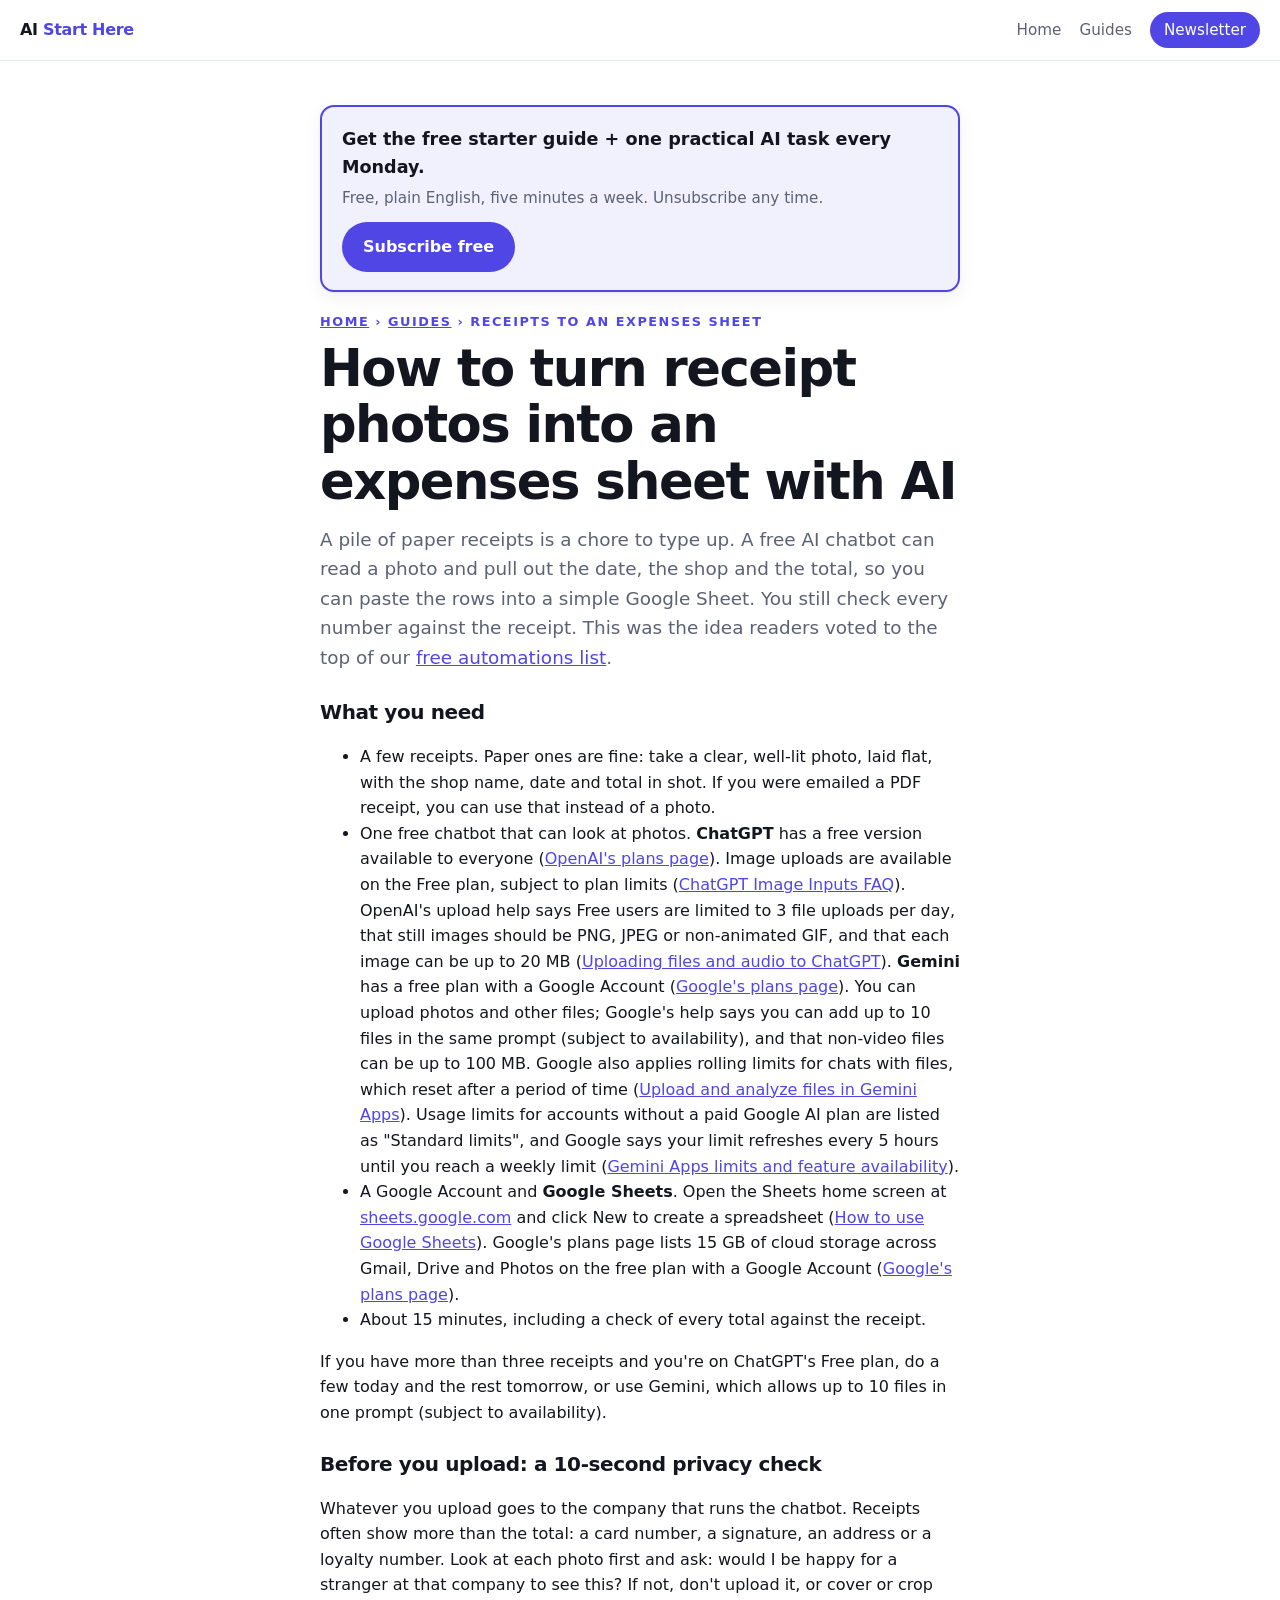
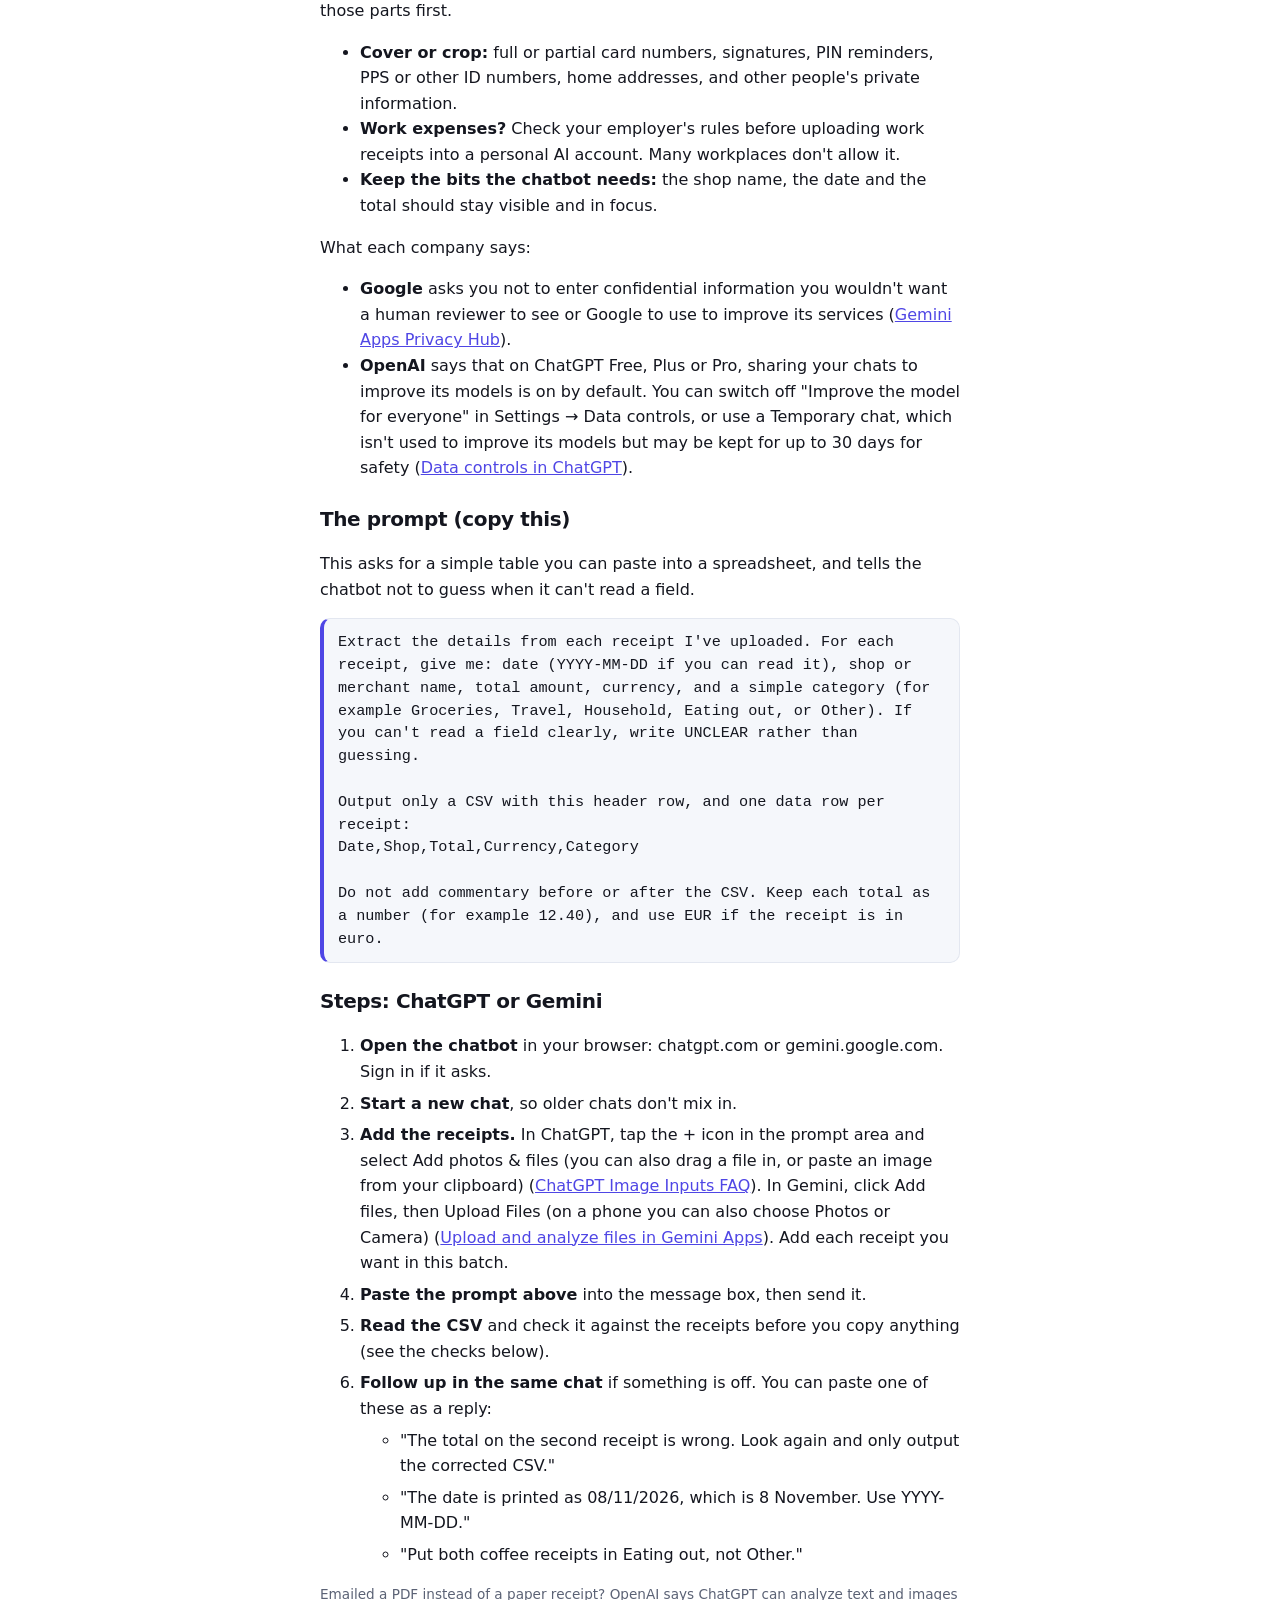
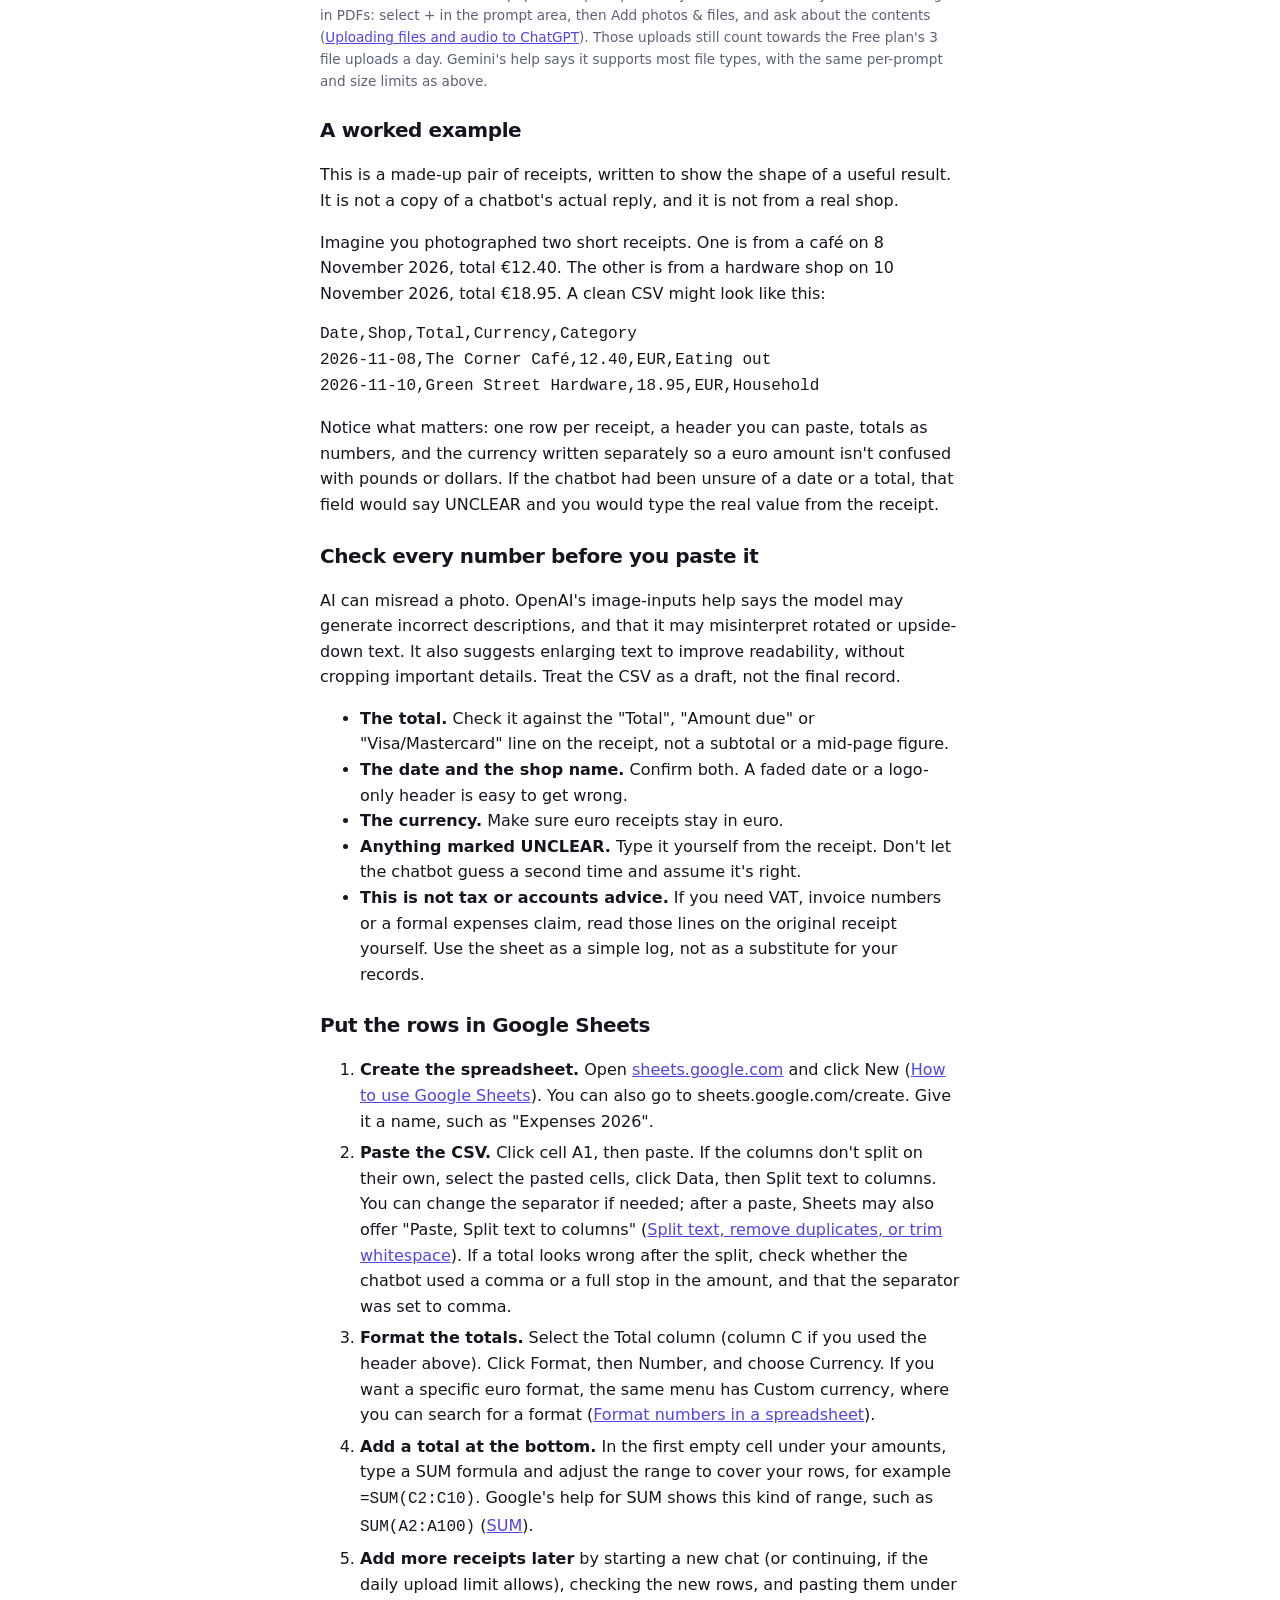
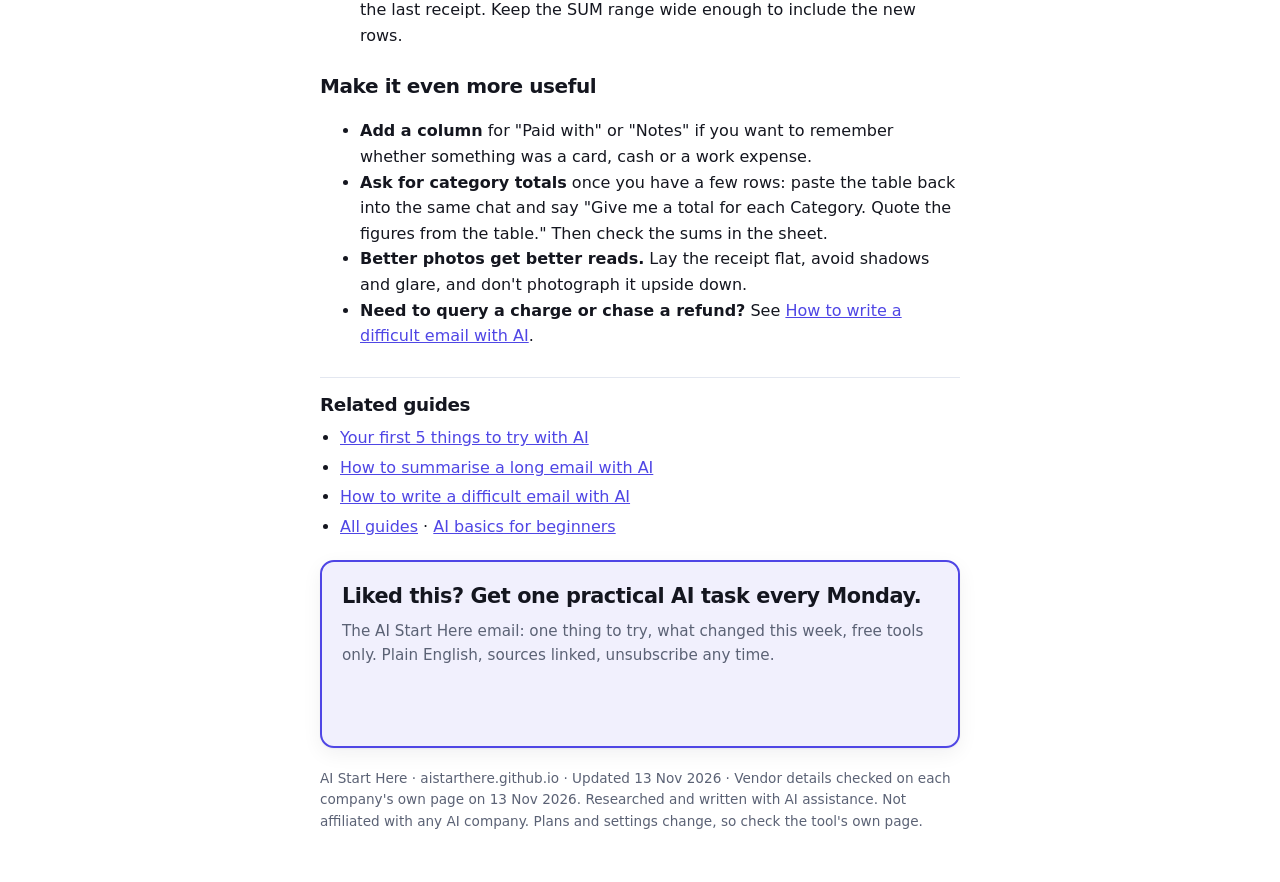
<file: receipts-to-expenses-sheet-with-ai/index.html>
<!doctype html>
<html lang="en">
<head>
<meta charset="utf-8">
<meta name="viewport" content="width=device-width, initial-scale=1">
<title>How to turn receipt photos into an expenses sheet with AI | AI Start Here</title>
<meta name="description" content="Photograph a few receipts, extract the date, shop and total with a free chatbot, then paste the rows into a Google Sheet. Includes a copy-paste prompt, privacy check and how to verify every number.">
<meta name="robots" content="index, follow, max-image-preview:large">
<link rel="canonical" href="https://aistarthere.github.io/receipts-to-expenses-sheet-with-ai/">
<link rel="icon" href="/favicon.ico" sizes="32x32">
<link rel="icon" href="/favicon.svg" type="image/svg+xml">
<link rel="apple-touch-icon" href="/apple-touch-icon.png">
<meta name="theme-color" content="#4f46e5">
<meta property="og:type" content="article">
<meta property="og:site_name" content="AI Start Here">
<meta property="og:locale" content="en_IE">
<meta property="og:title" content="How to turn receipt photos into an expenses sheet with AI">
<meta property="og:description" content="Photograph a few receipts, extract the date, shop and total with a free chatbot, then paste the rows into a Google Sheet.">
<meta property="og:url" content="https://aistarthere.github.io/receipts-to-expenses-sheet-with-ai/">
<meta property="og:image" content="https://aistarthere.github.io/og-image.png">
<meta property="og:image:width" content="1200">
<meta property="og:image:height" content="630">
<meta property="og:image:alt" content="AI Start Here. Get useful with AI this week, for free. Every fact links to its source.">
<meta name="twitter:card" content="summary_large_image">
<meta name="twitter:site" content="@aistarthere">
<meta name="twitter:title" content="How to turn receipt photos into an expenses sheet with AI">
<meta name="twitter:description" content="Photograph a few receipts, extract the date, shop and total with a free chatbot, then paste the rows into a Google Sheet.">
<meta name="twitter:image" content="https://aistarthere.github.io/og-image.png">
<meta name="twitter:image:alt" content="AI Start Here. Get useful with AI this week, for free. Every fact links to its source.">
<link rel="stylesheet" href="/styles.css">
<script type="application/ld+json">
{"@context":"https://schema.org","@graph":[{"@type":"Article","headline":"How to turn receipt photos into an expenses sheet with AI","url":"https://aistarthere.github.io/receipts-to-expenses-sheet-with-ai/","mainEntityOfPage":"https://aistarthere.github.io/receipts-to-expenses-sheet-with-ai/","inLanguage":"en","datePublished":"2026-11-13","dateModified":"2026-11-13","image":"https://aistarthere.github.io/og-image.png","author":{"@type":"Organization","name":"AI Start Here","url":"https://aistarthere.github.io/"},"publisher":{"@type":"Organization","name":"AI Start Here","url":"https://aistarthere.github.io/"}},{"@type":"BreadcrumbList","itemListElement":[{"@type":"ListItem","position":1,"name":"Home","item":"https://aistarthere.github.io/"},{"@type":"ListItem","position":2,"name":"Guides","item":"https://aistarthere.github.io/#guides"},{"@type":"ListItem","position":3,"name":"How to turn receipt photos into an expenses sheet with AI"}]}]}
</script>
</head>
<body class="guide-page">
<a class="skip" href="#main">Skip to content</a>
<header class="topbar">
  <a class="brand" href="/">AI <span>Start Here</span></a>
  <nav class="nav guide-nav" aria-label="Site">
    <a href="/">Home</a>
    <a href="/#guides">Guides</a>
    <a href="#subscribe" class="nav-cta">Newsletter</a>
  </nav>
</header>

<main id="main" class="wrap narrow guide">
  <aside class="signup-box top" aria-labelledby="sb-top-h">
    <p class="sb-h" id="sb-top-h"><strong>Get the free starter guide + one practical AI task every Monday.</strong></p>
    <p class="sb-p">Free, plain English, five minutes a week. Unsubscribe any time.</p>
    <div class="sb-cta"><a class="btn primary" href="https://aistarthere-newsletter.beehiiv.com/" target="_blank" rel="noopener">Subscribe free</a></div>
  </aside>

  <p class="eyebrow"><a href="/">Home</a> › <a href="/#guides">Guides</a> › Receipts to an expenses sheet</p>
  <h1>How to turn receipt photos into an expenses sheet with AI</h1>
  <p class="lede">A pile of paper receipts is a chore to type up. A free AI chatbot can read a photo and pull out the date, the shop and the total, so you can paste the rows into a simple Google Sheet. You still check every number against the receipt. This was the idea readers voted to the top of our <a href="/#automations">free automations list</a>.</p>

  <section class="step">
    <h2>What you need</h2>
    <ul>
      <li>A few receipts. Paper ones are fine: take a clear, well-lit photo, laid flat, with the shop name, date and total in shot. If you were emailed a PDF receipt, you can use that instead of a photo.</li>
      <li>One free chatbot that can look at photos. <strong>ChatGPT</strong> has a free version available to everyone (<a href="https://chatgpt.com/pricing" target="_blank" rel="noopener">OpenAI's plans page</a>). Image uploads are available on the Free plan, subject to plan limits (<a href="https://help.openai.com/en/articles/8400551-chatgpt-image-inputs-faq" target="_blank" rel="noopener">ChatGPT Image Inputs FAQ</a>). OpenAI's upload help says Free users are limited to 3 file uploads per day, that still images should be PNG, JPEG or non-animated GIF, and that each image can be up to 20 MB (<a href="https://help.openai.com/en/articles/8555545-uploading-files-and-audio-to-chatgpt" target="_blank" rel="noopener">Uploading files and audio to ChatGPT</a>). <strong>Gemini</strong> has a free plan with a Google Account (<a href="https://gemini.google/subscriptions/" target="_blank" rel="noopener">Google's plans page</a>). You can upload photos and other files; Google's help says you can add up to 10 files in the same prompt (subject to availability), and that non-video files can be up to 100 MB. Google also applies rolling limits for chats with files, which reset after a period of time (<a href="https://support.google.com/gemini/answer/14903178?hl=en" target="_blank" rel="noopener">Upload and analyze files in Gemini Apps</a>). Usage limits for accounts without a paid Google AI plan are listed as "Standard limits", and Google says your limit refreshes every 5 hours until you reach a weekly limit (<a href="https://support.google.com/gemini/answer/16275805?hl=en" target="_blank" rel="noopener">Gemini Apps limits and feature availability</a>).</li>
      <li>A Google Account and <strong>Google Sheets</strong>. Open the Sheets home screen at <a href="https://sheets.google.com" target="_blank" rel="noopener">sheets.google.com</a> and click New to create a spreadsheet (<a href="https://support.google.com/docs/answer/6000292" target="_blank" rel="noopener">How to use Google Sheets</a>). Google's plans page lists 15 GB of cloud storage across Gmail, Drive and Photos on the free plan with a Google Account (<a href="https://gemini.google/subscriptions/" target="_blank" rel="noopener">Google's plans page</a>).</li>
      <li>About 15 minutes, including a check of every total against the receipt.</li>
    </ul>
    <p>If you have more than three receipts and you're on ChatGPT's Free plan, do a few today and the rest tomorrow, or use Gemini, which allows up to 10 files in one prompt (subject to availability).</p>
  </section>

  <section class="step">
    <h2>Before you upload: a 10-second privacy check</h2>
    <p>Whatever you upload goes to the company that runs the chatbot. Receipts often show more than the total: a card number, a signature, an address or a loyalty number. Look at each photo first and ask: would I be happy for a stranger at that company to see this? If not, don't upload it, or cover or crop those parts first.</p>
    <ul>
      <li><strong>Cover or crop:</strong> full or partial card numbers, signatures, PIN reminders, PPS or other ID numbers, home addresses, and other people's private information.</li>
      <li><strong>Work expenses?</strong> Check your employer's rules before uploading work receipts into a personal AI account. Many workplaces don't allow it.</li>
      <li><strong>Keep the bits the chatbot needs:</strong> the shop name, the date and the total should stay visible and in focus.</li>
    </ul>
    <p>What each company says:</p>
    <ul>
      <li><strong>Google</strong> asks you not to enter confidential information you wouldn't want a human reviewer to see or Google to use to improve its services (<a href="https://support.google.com/gemini/answer/13594961?hl=en" target="_blank" rel="noopener">Gemini Apps Privacy Hub</a>).</li>
      <li><strong>OpenAI</strong> says that on ChatGPT Free, Plus or Pro, sharing your chats to improve its models is on by default. You can switch off "Improve the model for everyone" in Settings → Data controls, or use a Temporary chat, which isn't used to improve its models but may be kept for up to 30 days for safety (<a href="https://help.openai.com/en/articles/7730893-data-controls-faq" target="_blank" rel="noopener">Data controls in ChatGPT</a>).</li>
    </ul>
  </section>

  <section class="step">
    <h2>The prompt (copy this)</h2>
    <p>This asks for a simple table you can paste into a spreadsheet, and tells the chatbot not to guess when it can't read a field.</p>
    <pre class="prompt">Extract the details from each receipt I've uploaded. For each receipt, give me: date (YYYY-MM-DD if you can read it), shop or merchant name, total amount, currency, and a simple category (for example Groceries, Travel, Household, Eating out, or Other). If you can't read a field clearly, write UNCLEAR rather than guessing.

Output only a CSV with this header row, and one data row per receipt:
Date,Shop,Total,Currency,Category

Do not add commentary before or after the CSV. Keep each total as a number (for example 12.40), and use EUR if the receipt is in euro.</pre>
  </section>

  <section class="step">
    <h2>Steps: ChatGPT or Gemini</h2>
    <ol class="steps">
      <li><strong>Open the chatbot</strong> in your browser: chatgpt.com or gemini.google.com. Sign in if it asks.</li>
      <li><strong>Start a new chat</strong>, so older chats don't mix in.</li>
      <li><strong>Add the receipts.</strong> In ChatGPT, tap the + icon in the prompt area and select Add photos &amp; files (you can also drag a file in, or paste an image from your clipboard) (<a href="https://help.openai.com/en/articles/8400551-chatgpt-image-inputs-faq" target="_blank" rel="noopener">ChatGPT Image Inputs FAQ</a>). In Gemini, click Add files, then Upload Files (on a phone you can also choose Photos or Camera) (<a href="https://support.google.com/gemini/answer/14903178?hl=en" target="_blank" rel="noopener">Upload and analyze files in Gemini Apps</a>). Add each receipt you want in this batch.</li>
      <li><strong>Paste the prompt above</strong> into the message box, then send it.</li>
      <li><strong>Read the CSV</strong> and check it against the receipts before you copy anything (see the checks below).</li>
      <li><strong>Follow up in the same chat</strong> if something is off. You can paste one of these as a reply:
        <ul>
          <li>"The total on the second receipt is wrong. Look again and only output the corrected CSV."</li>
          <li>"The date is printed as 08/11/2026, which is 8 November. Use YYYY-MM-DD."</li>
          <li>"Put both coffee receipts in Eating out, not Other."</li>
        </ul>
      </li>
    </ol>
    <p class="fine">Emailed a PDF instead of a paper receipt? OpenAI says ChatGPT can analyze text and images in PDFs: select + in the prompt area, then Add photos &amp; files, and ask about the contents (<a href="https://help.openai.com/en/articles/8555545-uploading-files-and-audio-to-chatgpt" target="_blank" rel="noopener">Uploading files and audio to ChatGPT</a>). Those uploads still count towards the Free plan's 3 file uploads a day. Gemini's help says it supports most file types, with the same per-prompt and size limits as above.</p>
  </section>

  <section class="step">
    <h2>A worked example</h2>
    <p>This is a made-up pair of receipts, written to show the shape of a useful result. It is not a copy of a chatbot's actual reply, and it is not from a real shop.</p>
    <p>Imagine you photographed two short receipts. One is from a café on 8 November 2026, total €12.40. The other is from a hardware shop on 10 November 2026, total €18.95. A clean CSV might look like this:</p>
    <pre>Date,Shop,Total,Currency,Category
2026-11-08,The Corner Café,12.40,EUR,Eating out
2026-11-10,Green Street Hardware,18.95,EUR,Household</pre>
    <p>Notice what matters: one row per receipt, a header you can paste, totals as numbers, and the currency written separately so a euro amount isn't confused with pounds or dollars. If the chatbot had been unsure of a date or a total, that field would say UNCLEAR and you would type the real value from the receipt.</p>
  </section>

  <section class="step">
    <h2>Check every number before you paste it</h2>
    <p>AI can misread a photo. OpenAI's image-inputs help says the model may generate incorrect descriptions, and that it may misinterpret rotated or upside-down text. It also suggests enlarging text to improve readability, without cropping important details. Treat the CSV as a draft, not the final record.</p>
    <ul>
      <li><strong>The total.</strong> Check it against the "Total", "Amount due" or "Visa/Mastercard" line on the receipt, not a subtotal or a mid-page figure.</li>
      <li><strong>The date and the shop name.</strong> Confirm both. A faded date or a logo-only header is easy to get wrong.</li>
      <li><strong>The currency.</strong> Make sure euro receipts stay in euro.</li>
      <li><strong>Anything marked UNCLEAR.</strong> Type it yourself from the receipt. Don't let the chatbot guess a second time and assume it's right.</li>
      <li><strong>This is not tax or accounts advice.</strong> If you need VAT, invoice numbers or a formal expenses claim, read those lines on the original receipt yourself. Use the sheet as a simple log, not as a substitute for your records.</li>
    </ul>
  </section>

  <section class="step">
    <h2>Put the rows in Google Sheets</h2>
    <ol class="steps">
      <li><strong>Create the spreadsheet.</strong> Open <a href="https://sheets.google.com" target="_blank" rel="noopener">sheets.google.com</a> and click New (<a href="https://support.google.com/docs/answer/6000292" target="_blank" rel="noopener">How to use Google Sheets</a>). You can also go to sheets.google.com/create. Give it a name, such as "Expenses 2026".</li>
      <li><strong>Paste the CSV.</strong> Click cell A1, then paste. If the columns don't split on their own, select the pasted cells, click Data, then Split text to columns. You can change the separator if needed; after a paste, Sheets may also offer "Paste, Split text to columns" (<a href="https://support.google.com/docs/answer/6325535?hl=en" target="_blank" rel="noopener">Split text, remove duplicates, or trim whitespace</a>). If a total looks wrong after the split, check whether the chatbot used a comma or a full stop in the amount, and that the separator was set to comma.</li>
      <li><strong>Format the totals.</strong> Select the Total column (column C if you used the header above). Click Format, then Number, and choose Currency. If you want a specific euro format, the same menu has Custom currency, where you can search for a format (<a href="https://support.google.com/docs/answer/56470" target="_blank" rel="noopener">Format numbers in a spreadsheet</a>).</li>
      <li><strong>Add a total at the bottom.</strong> In the first empty cell under your amounts, type a SUM formula and adjust the range to cover your rows, for example <code>=SUM(C2:C10)</code>. Google's help for SUM shows this kind of range, such as <code>SUM(A2:A100)</code> (<a href="https://support.google.com/docs/answer/3093669?hl=en" target="_blank" rel="noopener">SUM</a>).</li>
      <li><strong>Add more receipts later</strong> by starting a new chat (or continuing, if the daily upload limit allows), checking the new rows, and pasting them under the last receipt. Keep the SUM range wide enough to include the new rows.</li>
    </ol>
  </section>

  <section class="step tips">
    <h2>Make it even more useful</h2>
    <ul>
      <li><strong>Add a column</strong> for "Paid with" or "Notes" if you want to remember whether something was a card, cash or a work expense.</li>
      <li><strong>Ask for category totals</strong> once you have a few rows: paste the table back into the same chat and say "Give me a total for each Category. Quote the figures from the table." Then check the sums in the sheet.</li>
      <li><strong>Better photos get better reads.</strong> Lay the receipt flat, avoid shadows and glare, and don't photograph it upside down.</li>
      <li><strong>Need to query a charge or chase a refund?</strong> See <a href="/write-difficult-email-with-ai/">How to write a difficult email with AI</a>.</li>
    </ul>
  </section>

  <!-- build:related -->
  <nav class="related" aria-labelledby="related-h">
    <h2 id="related-h">Related guides</h2>
    <ul><li><a href="/starter-guide/">Your first 5 things to try with AI</a></li><li><a href="/summarise-email-with-ai/">How to summarise a long email with AI</a></li><li><a href="/write-difficult-email-with-ai/">How to write a difficult email with AI</a></li><li><a href="/#guides">All guides</a> · <a href="/#basics">AI basics for beginners</a></li></ul>
  </nav>
  <!-- /build:related -->

  <aside class="signup-box bottom" id="subscribe" aria-labelledby="sb-bot-h">
    <h2 id="sb-bot-h">Liked this? Get one practical AI task every Monday.</h2>
    <p class="sb-p">The AI Start Here email: one thing to try, what changed this week, free tools only. Plain English, sources linked, unsubscribe any time.</p>
    <div class="nl-embed"><a class="btn primary" href="https://aistarthere-newsletter.beehiiv.com/" target="_blank" rel="noopener">Subscribe free</a></div>
  </aside>

  <p class="fine guide-foot">AI Start Here · aistarthere.github.io · Updated 13 Nov 2026 · Vendor details checked on each company's own page on 13 Nov 2026. Researched and written with AI assistance. Not affiliated with any AI company. Plans and settings change, so check the tool's own page.</p>
</main>
<script src="/config.js"></script>
<script src="/guide.js"></script>
</body>
</html>
</file>
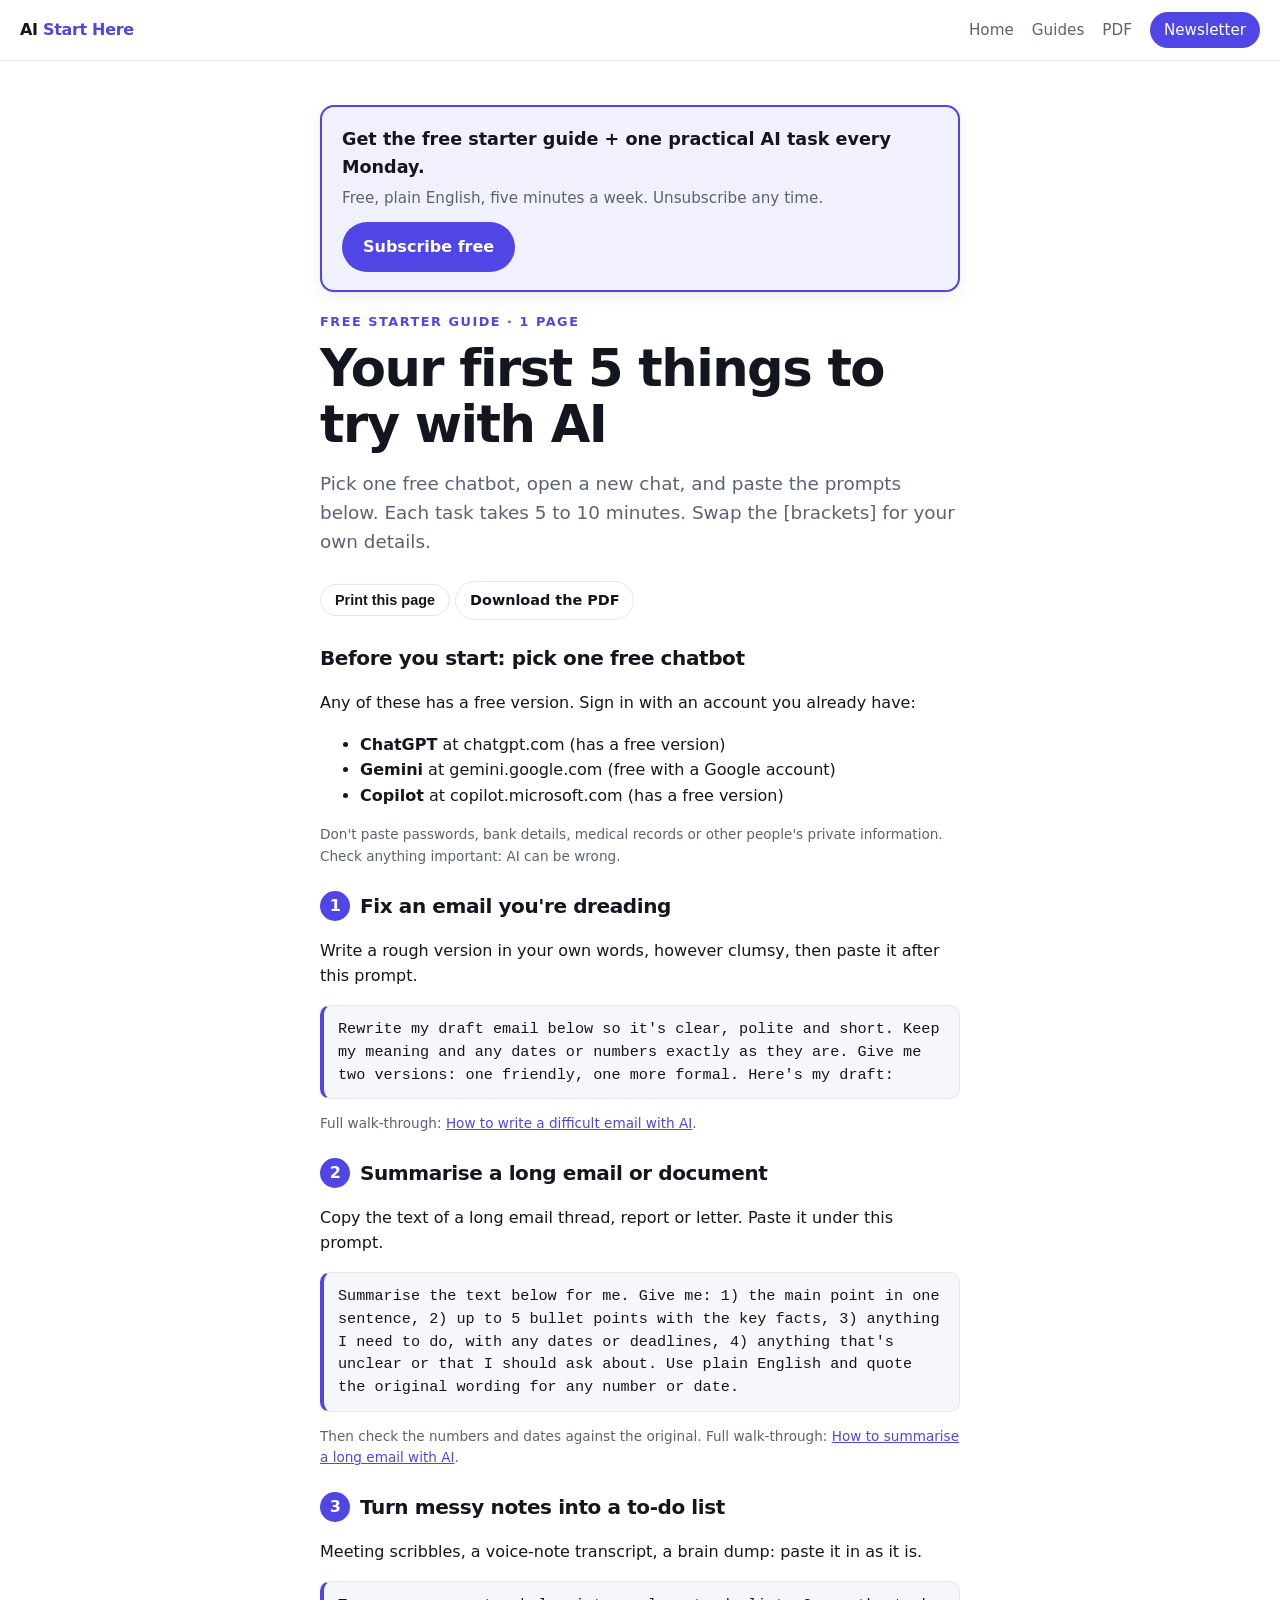
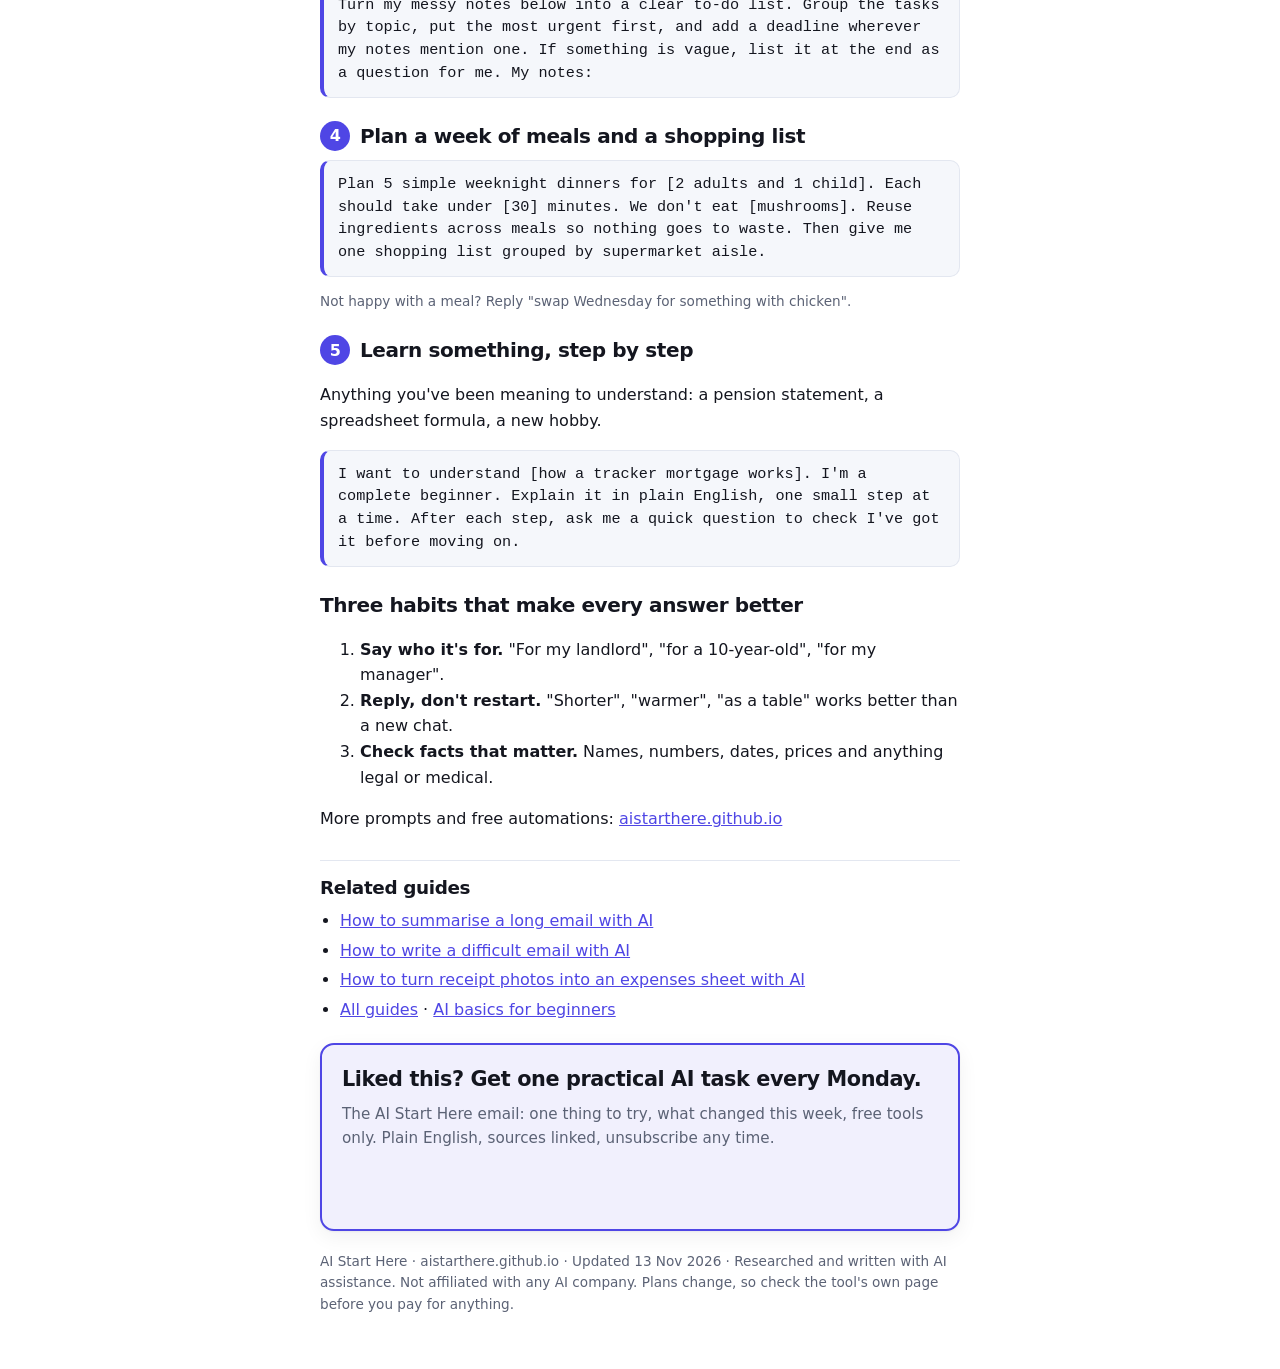
<file: starter-guide/index.html>
<!doctype html>
<html lang="en">
<head>
<meta charset="utf-8">
<meta name="viewport" content="width=device-width, initial-scale=1">
<title>Your first 5 things to try with AI (free starter guide) | AI Start Here</title>
<meta name="description" content="A free one-page guide for complete beginners: five practical things to try with a free AI chatbot this week, each with a prompt you can copy and paste.">
<meta name="robots" content="index, follow, max-image-preview:large">
<link rel="canonical" href="https://aistarthere.github.io/starter-guide/">
<link rel="icon" href="/favicon.ico" sizes="32x32">
<link rel="icon" href="/favicon.svg" type="image/svg+xml">
<link rel="apple-touch-icon" href="/apple-touch-icon.png">
<meta name="theme-color" content="#4f46e5">
<meta property="og:type" content="article">
<meta property="og:site_name" content="AI Start Here">
<meta property="og:title" content="Your first 5 things to try with AI (free starter guide)">
<meta property="og:description" content="Five practical things to try with a free AI chatbot this week, each with a copy-paste prompt.">
<meta property="og:url" content="https://aistarthere.github.io/starter-guide/">
<meta property="og:locale" content="en_IE">
<meta property="og:image" content="https://aistarthere.github.io/og-image.png">
<meta property="og:image:width" content="1200">
<meta property="og:image:height" content="630">
<meta property="og:image:alt" content="AI Start Here. Get useful with AI this week, for free. Every fact links to its source.">
<meta name="twitter:card" content="summary_large_image">
<meta name="twitter:site" content="@aistarthere">
<meta name="twitter:title" content="Your first 5 things to try with AI (free starter guide)">
<meta name="twitter:description" content="Five practical things to try with a free AI chatbot this week, each with a copy-paste prompt.">
<meta name="twitter:image" content="https://aistarthere.github.io/og-image.png">
<meta name="twitter:image:alt" content="AI Start Here. Get useful with AI this week, for free. Every fact links to its source.">
<link rel="stylesheet" href="/styles.css">
<script type="application/ld+json">
{"@context":"https://schema.org","@type":"HowTo","name":"Your first 5 things to try with AI","url":"https://aistarthere.github.io/starter-guide/","inLanguage":"en","dateModified":"2026-11-13","publisher":{"@type":"Organization","name":"AI Start Here","url":"https://aistarthere.github.io/"},"step":[{"@type":"HowToStep","name":"Fix an email you're dreading"},{"@type":"HowToStep","name":"Summarise a long email or document"},{"@type":"HowToStep","name":"Turn messy notes into a to-do list"},{"@type":"HowToStep","name":"Plan a week of meals and a shopping list"},{"@type":"HowToStep","name":"Learn something, step by step"}]}
</script>
</head>
<body class="guide-page">
<a class="skip" href="#main">Skip to content</a>
<header class="topbar">
  <a class="brand" href="/">AI <span>Start Here</span></a>
  <nav class="nav guide-nav" aria-label="Site">
    <a href="/">Home</a>
    <a href="/#guides">Guides</a>
    <a href="/starter-guide/ai-start-here-starter-guide.pdf">PDF</a>
    <a href="#subscribe" class="nav-cta">Newsletter</a>
  </nav>
</header>

<main id="main" class="wrap narrow guide">
  <aside class="signup-box top" aria-labelledby="sb-top-h">
    <p class="sb-h" id="sb-top-h"><strong>Get the free starter guide + one practical AI task every Monday.</strong></p>
    <p class="sb-p">Free, plain English, five minutes a week. Unsubscribe any time.</p>
    <div class="sb-cta"><a class="btn primary" href="https://aistarthere-newsletter.beehiiv.com/" target="_blank" rel="noopener">Subscribe free</a></div>
  </aside>

  <p class="eyebrow">Free starter guide · 1 page</p>
  <h1>Your first 5 things to try with AI</h1>
  <p class="lede">Pick one free chatbot, open a new chat, and paste the prompts below. Each task takes 5 to 10 minutes. Swap the [brackets] for your own details.</p>
  <p class="guide-actions no-print"><button class="btn ghost small" type="button" onclick="window.print()">Print this page</button> <a class="btn ghost small" href="/starter-guide/ai-start-here-starter-guide.pdf">Download the PDF</a></p>

  <section class="step">
    <h2>Before you start: pick one free chatbot</h2>
    <p>Any of these has a free version. Sign in with an account you already have:</p>
    <ul>
      <li><strong>ChatGPT</strong> at chatgpt.com (has a free version)</li>
      <li><strong>Gemini</strong> at gemini.google.com (free with a Google account)</li>
      <li><strong>Copilot</strong> at copilot.microsoft.com (has a free version)</li>
    </ul>
    <p class="fine">Don't paste passwords, bank details, medical records or other people's private information. Check anything important: AI can be wrong.</p>
  </section>

  <section class="step">
    <h2><span class="n">1</span> Fix an email you're dreading</h2>
    <p>Write a rough version in your own words, however clumsy, then paste it after this prompt.</p>
    <pre class="prompt">Rewrite my draft email below so it's clear, polite and short. Keep my meaning and any dates or numbers exactly as they are. Give me two versions: one friendly, one more formal. Here's my draft:</pre>
    <p class="fine">Full walk-through: <a href="/write-difficult-email-with-ai/">How to write a difficult email with AI</a>.</p>
  </section>

  <section class="step">
    <h2><span class="n">2</span> Summarise a long email or document</h2>
    <p>Copy the text of a long email thread, report or letter. Paste it under this prompt.</p>
    <pre class="prompt">Summarise the text below for me. Give me: 1) the main point in one sentence, 2) up to 5 bullet points with the key facts, 3) anything I need to do, with any dates or deadlines, 4) anything that's unclear or that I should ask about. Use plain English and quote the original wording for any number or date.</pre>
    <p class="fine">Then check the numbers and dates against the original. Full walk-through: <a href="/summarise-email-with-ai/">How to summarise a long email with AI</a>.</p>
  </section>

  <section class="step">
    <h2><span class="n">3</span> Turn messy notes into a to-do list</h2>
    <p>Meeting scribbles, a voice-note transcript, a brain dump: paste it in as it is.</p>
    <pre class="prompt">Turn my messy notes below into a clear to-do list. Group the tasks by topic, put the most urgent first, and add a deadline wherever my notes mention one. If something is vague, list it at the end as a question for me. My notes:</pre>
  </section>

  <section class="step">
    <h2><span class="n">4</span> Plan a week of meals and a shopping list</h2>
    <pre class="prompt">Plan 5 simple weeknight dinners for [2 adults and 1 child]. Each should take under [30] minutes. We don't eat [mushrooms]. Reuse ingredients across meals so nothing goes to waste. Then give me one shopping list grouped by supermarket aisle.</pre>
    <p class="fine">Not happy with a meal? Reply "swap Wednesday for something with chicken".</p>
  </section>

  <section class="step">
    <h2><span class="n">5</span> Learn something, step by step</h2>
    <p>Anything you've been meaning to understand: a pension statement, a spreadsheet formula, a new hobby.</p>
    <pre class="prompt">I want to understand [how a tracker mortgage works]. I'm a complete beginner. Explain it in plain English, one small step at a time. After each step, ask me a quick question to check I've got it before moving on.</pre>
  </section>

  <section class="step tips">
    <h2>Three habits that make every answer better</h2>
    <ol>
      <li><strong>Say who it's for.</strong> "For my landlord", "for a 10-year-old", "for my manager".</li>
      <li><strong>Reply, don't restart.</strong> "Shorter", "warmer", "as a table" works better than a new chat.</li>
      <li><strong>Check facts that matter.</strong> Names, numbers, dates, prices and anything legal or medical.</li>
    </ol>
    <p>More prompts and free automations: <a href="https://aistarthere.github.io/">aistarthere.github.io</a></p>
  </section>

  <!-- build:related -->
  <nav class="related" aria-labelledby="related-h">
    <h2 id="related-h">Related guides</h2>
    <ul><li><a href="/summarise-email-with-ai/">How to summarise a long email with AI</a></li><li><a href="/write-difficult-email-with-ai/">How to write a difficult email with AI</a></li><li><a href="/receipts-to-expenses-sheet-with-ai/">How to turn receipt photos into an expenses sheet with AI</a></li><li><a href="/#guides">All guides</a> · <a href="/#basics">AI basics for beginners</a></li></ul>
  </nav>
  <!-- /build:related -->

  <aside class="signup-box bottom" id="subscribe" aria-labelledby="sb-bot-h">
    <h2 id="sb-bot-h">Liked this? Get one practical AI task every Monday.</h2>
    <p class="sb-p">The AI Start Here email: one thing to try, what changed this week, free tools only. Plain English, sources linked, unsubscribe any time.</p>
    <div class="nl-embed"><a class="btn primary" href="https://aistarthere-newsletter.beehiiv.com/" target="_blank" rel="noopener">Subscribe free</a></div>
  </aside>

  <p class="fine guide-foot">AI Start Here · aistarthere.github.io · Updated 13 Nov 2026 · Researched and written with AI assistance. Not affiliated with any AI company. Plans change, so check the tool's own page before you pay for anything.</p>
</main>
<script src="/config.js"></script>
<script src="/guide.js"></script>
</body>
</html>
</file>
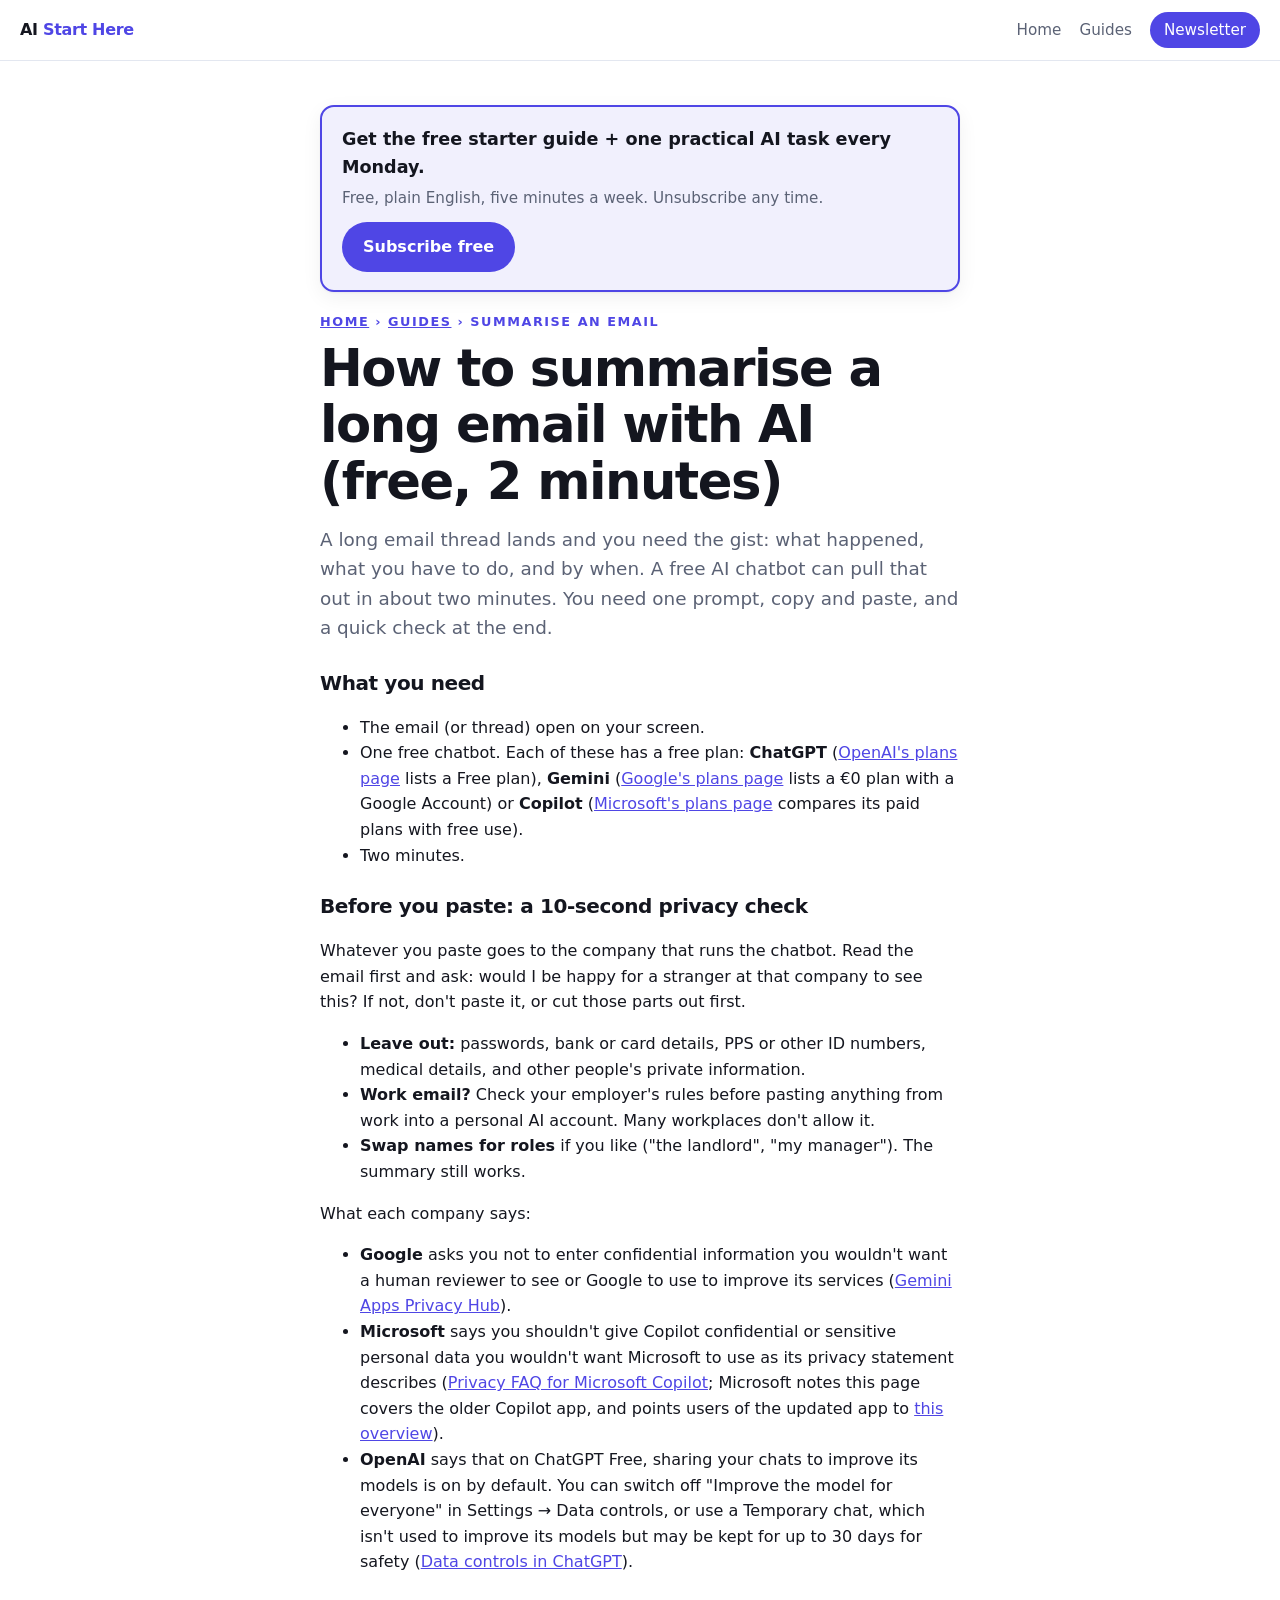
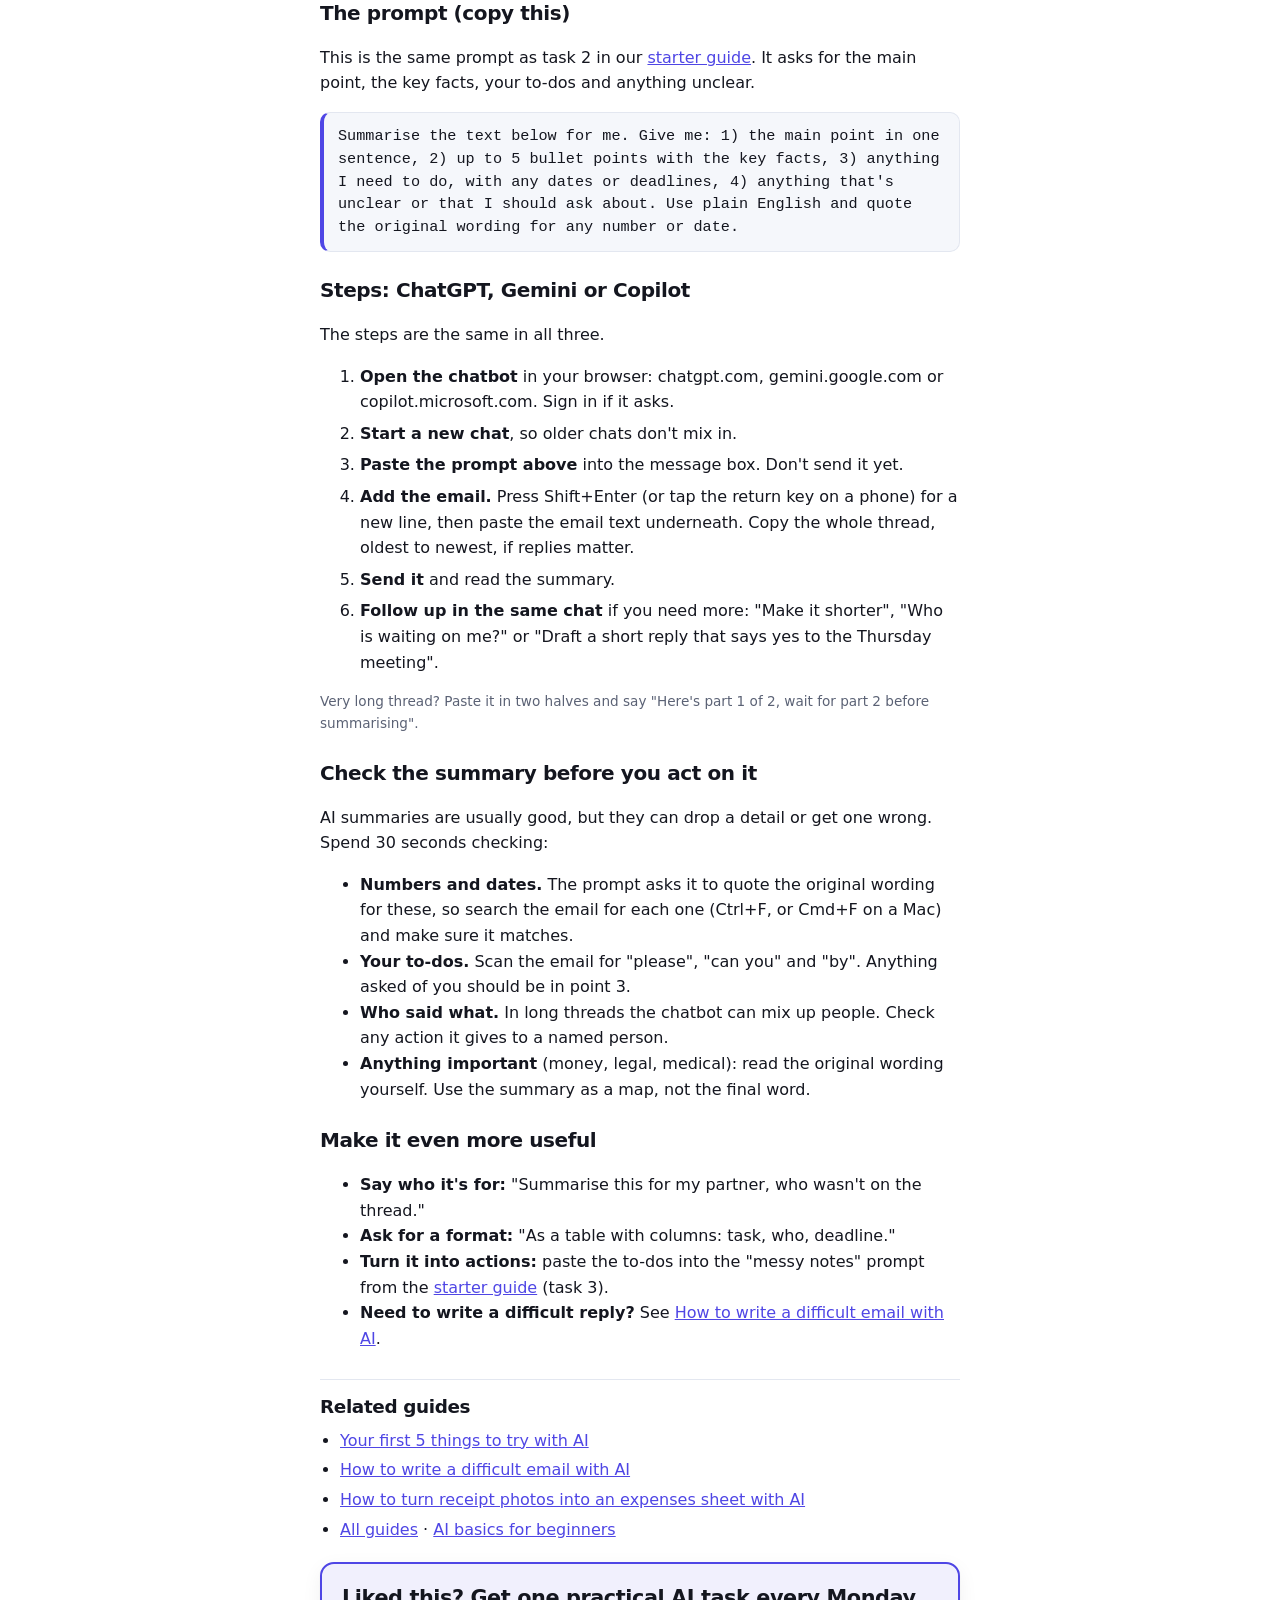
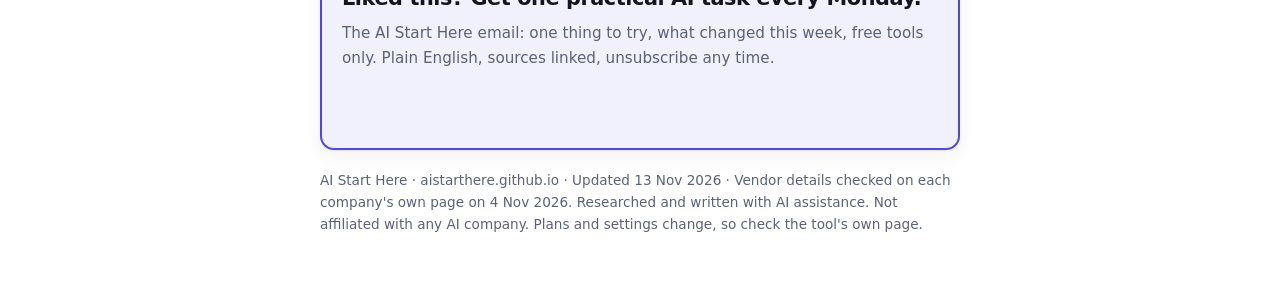
<file: summarise-email-with-ai/index.html>
<!doctype html>
<html lang="en">
<head>
<meta charset="utf-8">
<meta name="viewport" content="width=device-width, initial-scale=1">
<title>How to summarise a long email with AI (free, 2 minutes) | AI Start Here</title>
<meta name="description" content="Summarise a long email with a free AI chatbot in about 2 minutes: a copy-paste prompt, steps for ChatGPT, Gemini and Copilot, what not to paste, and how to check the result.">
<meta name="robots" content="index, follow, max-image-preview:large">
<link rel="canonical" href="https://aistarthere.github.io/summarise-email-with-ai/">
<link rel="icon" href="/favicon.ico" sizes="32x32">
<link rel="icon" href="/favicon.svg" type="image/svg+xml">
<link rel="apple-touch-icon" href="/apple-touch-icon.png">
<meta name="theme-color" content="#4f46e5">
<meta property="og:type" content="article">
<meta property="og:site_name" content="AI Start Here">
<meta property="og:locale" content="en_IE">
<meta property="og:title" content="How to summarise a long email with AI (free, 2 minutes)">
<meta property="og:description" content="One copy-paste prompt, steps for free ChatGPT, Gemini and Copilot, a privacy check and how to verify the summary.">
<meta property="og:url" content="https://aistarthere.github.io/summarise-email-with-ai/">
<meta property="og:image" content="https://aistarthere.github.io/og-image.png">
<meta property="og:image:width" content="1200">
<meta property="og:image:height" content="630">
<meta property="og:image:alt" content="AI Start Here. Get useful with AI this week, for free. Every fact links to its source.">
<meta name="twitter:card" content="summary_large_image">
<meta name="twitter:site" content="@aistarthere">
<meta name="twitter:title" content="How to summarise a long email with AI (free, 2 minutes)">
<meta name="twitter:description" content="One copy-paste prompt, steps for free ChatGPT, Gemini and Copilot, a privacy check and how to verify the summary.">
<meta name="twitter:image" content="https://aistarthere.github.io/og-image.png">
<meta name="twitter:image:alt" content="AI Start Here. Get useful with AI this week, for free. Every fact links to its source.">
<link rel="stylesheet" href="/styles.css">
<script type="application/ld+json">
{"@context":"https://schema.org","@graph":[{"@type":"Article","headline":"How to summarise a long email with AI (free, 2 minutes)","url":"https://aistarthere.github.io/summarise-email-with-ai/","mainEntityOfPage":"https://aistarthere.github.io/summarise-email-with-ai/","inLanguage":"en","datePublished":"2026-11-04","dateModified":"2026-11-13","image":"https://aistarthere.github.io/og-image.png","author":{"@type":"Organization","name":"AI Start Here","url":"https://aistarthere.github.io/"},"publisher":{"@type":"Organization","name":"AI Start Here","url":"https://aistarthere.github.io/"}},{"@type":"BreadcrumbList","itemListElement":[{"@type":"ListItem","position":1,"name":"Home","item":"https://aistarthere.github.io/"},{"@type":"ListItem","position":2,"name":"Guides","item":"https://aistarthere.github.io/#guides"},{"@type":"ListItem","position":3,"name":"How to summarise a long email with AI"}]}]}
</script>
</head>
<body class="guide-page">
<a class="skip" href="#main">Skip to content</a>
<header class="topbar">
  <a class="brand" href="/">AI <span>Start Here</span></a>
  <nav class="nav guide-nav" aria-label="Site">
    <a href="/">Home</a>
    <a href="/#guides">Guides</a>
    <a href="#subscribe" class="nav-cta">Newsletter</a>
  </nav>
</header>

<main id="main" class="wrap narrow guide">
  <aside class="signup-box top" aria-labelledby="sb-top-h">
    <p class="sb-h" id="sb-top-h"><strong>Get the free starter guide + one practical AI task every Monday.</strong></p>
    <p class="sb-p">Free, plain English, five minutes a week. Unsubscribe any time.</p>
    <div class="sb-cta"><a class="btn primary" href="https://aistarthere-newsletter.beehiiv.com/" target="_blank" rel="noopener">Subscribe free</a></div>
  </aside>

  <p class="eyebrow"><a href="/">Home</a> › <a href="/#guides">Guides</a> › Summarise an email</p>
  <h1>How to summarise a long email with AI (free, 2 minutes)</h1>
  <p class="lede">A long email thread lands and you need the gist: what happened, what you have to do, and by when. A free AI chatbot can pull that out in about two minutes. You need one prompt, copy and paste, and a quick check at the end.</p>

  <section class="step">
    <h2>What you need</h2>
    <ul>
      <li>The email (or thread) open on your screen.</li>
      <li>One free chatbot. Each of these has a free plan: <strong>ChatGPT</strong> (<a href="https://chatgpt.com/pricing" target="_blank" rel="noopener">OpenAI's plans page</a> lists a Free plan), <strong>Gemini</strong> (<a href="https://gemini.google/subscriptions/" target="_blank" rel="noopener">Google's plans page</a> lists a €0 plan with a Google Account) or <strong>Copilot</strong> (<a href="https://www.microsoft.com/en-us/microsoft-copilot/for-individuals" target="_blank" rel="noopener">Microsoft's plans page</a> compares its paid plans with free use).</li>
      <li>Two minutes.</li>
    </ul>
  </section>

  <section class="step">
    <h2>Before you paste: a 10-second privacy check</h2>
    <p>Whatever you paste goes to the company that runs the chatbot. Read the email first and ask: would I be happy for a stranger at that company to see this? If not, don't paste it, or cut those parts out first.</p>
    <ul>
      <li><strong>Leave out:</strong> passwords, bank or card details, PPS or other ID numbers, medical details, and other people's private information.</li>
      <li><strong>Work email?</strong> Check your employer's rules before pasting anything from work into a personal AI account. Many workplaces don't allow it.</li>
      <li><strong>Swap names for roles</strong> if you like ("the landlord", "my manager"). The summary still works.</li>
    </ul>
    <p>What each company says:</p>
    <ul>
      <li><strong>Google</strong> asks you not to enter confidential information you wouldn't want a human reviewer to see or Google to use to improve its services (<a href="https://support.google.com/gemini/answer/13594961?hl=en" target="_blank" rel="noopener">Gemini Apps Privacy Hub</a>).</li>
      <li><strong>Microsoft</strong> says you shouldn't give Copilot confidential or sensitive personal data you wouldn't want Microsoft to use as its privacy statement describes (<a href="https://support.microsoft.com/en-us/Microsoft-Copilot/privacy-faq-for-microsoft-copilot" target="_blank" rel="noopener">Privacy FAQ for Microsoft Copilot</a>; Microsoft notes this page covers the older Copilot app, and points users of the updated app to <a href="https://support.microsoft.com/en-us/privacy/microsoft-copilot/overview" target="_blank" rel="noopener">this overview</a>).</li>
      <li><strong>OpenAI</strong> says that on ChatGPT Free, sharing your chats to improve its models is on by default. You can switch off "Improve the model for everyone" in Settings → Data controls, or use a Temporary chat, which isn't used to improve its models but may be kept for up to 30 days for safety (<a href="https://help.openai.com/en/articles/7730893-data-controls-faq" target="_blank" rel="noopener">Data controls in ChatGPT</a>).</li>
    </ul>
  </section>

  <section class="step">
    <h2>The prompt (copy this)</h2>
    <p>This is the same prompt as task 2 in our <a href="/starter-guide/">starter guide</a>. It asks for the main point, the key facts, your to-dos and anything unclear.</p>
    <pre class="prompt">Summarise the text below for me. Give me: 1) the main point in one sentence, 2) up to 5 bullet points with the key facts, 3) anything I need to do, with any dates or deadlines, 4) anything that's unclear or that I should ask about. Use plain English and quote the original wording for any number or date.</pre>
  </section>

  <section class="step">
    <h2>Steps: ChatGPT, Gemini or Copilot</h2>
    <p>The steps are the same in all three.</p>
    <ol class="steps">
      <li><strong>Open the chatbot</strong> in your browser: chatgpt.com, gemini.google.com or copilot.microsoft.com. Sign in if it asks.</li>
      <li><strong>Start a new chat</strong>, so older chats don't mix in.</li>
      <li><strong>Paste the prompt above</strong> into the message box. Don't send it yet.</li>
      <li><strong>Add the email.</strong> Press Shift+Enter (or tap the return key on a phone) for a new line, then paste the email text underneath. Copy the whole thread, oldest to newest, if replies matter.</li>
      <li><strong>Send it</strong> and read the summary.</li>
      <li><strong>Follow up in the same chat</strong> if you need more: "Make it shorter", "Who is waiting on me?" or "Draft a short reply that says yes to the Thursday meeting".</li>
    </ol>
    <p class="fine">Very long thread? Paste it in two halves and say "Here's part 1 of 2, wait for part 2 before summarising".</p>
  </section>

  <section class="step">
    <h2>Check the summary before you act on it</h2>
    <p>AI summaries are usually good, but they can drop a detail or get one wrong. Spend 30 seconds checking:</p>
    <ul>
      <li><strong>Numbers and dates.</strong> The prompt asks it to quote the original wording for these, so search the email for each one (Ctrl+F, or Cmd+F on a Mac) and make sure it matches.</li>
      <li><strong>Your to-dos.</strong> Scan the email for "please", "can you" and "by". Anything asked of you should be in point 3.</li>
      <li><strong>Who said what.</strong> In long threads the chatbot can mix up people. Check any action it gives to a named person.</li>
      <li><strong>Anything important</strong> (money, legal, medical): read the original wording yourself. Use the summary as a map, not the final word.</li>
    </ul>
  </section>

  <section class="step tips">
    <h2>Make it even more useful</h2>
    <ul>
      <li><strong>Say who it's for:</strong> "Summarise this for my partner, who wasn't on the thread."</li>
      <li><strong>Ask for a format:</strong> "As a table with columns: task, who, deadline."</li>
      <li><strong>Turn it into actions:</strong> paste the to-dos into the "messy notes" prompt from the <a href="/starter-guide/">starter guide</a> (task 3).</li>
      <li><strong>Need to write a difficult reply?</strong> See <a href="/write-difficult-email-with-ai/">How to write a difficult email with AI</a>.</li>
    </ul>
  </section>

  <!-- build:related -->
  <nav class="related" aria-labelledby="related-h">
    <h2 id="related-h">Related guides</h2>
    <ul><li><a href="/starter-guide/">Your first 5 things to try with AI</a></li><li><a href="/write-difficult-email-with-ai/">How to write a difficult email with AI</a></li><li><a href="/receipts-to-expenses-sheet-with-ai/">How to turn receipt photos into an expenses sheet with AI</a></li><li><a href="/#guides">All guides</a> · <a href="/#basics">AI basics for beginners</a></li></ul>
  </nav>
  <!-- /build:related -->

  <aside class="signup-box bottom" id="subscribe" aria-labelledby="sb-bot-h">
    <h2 id="sb-bot-h">Liked this? Get one practical AI task every Monday.</h2>
    <p class="sb-p">The AI Start Here email: one thing to try, what changed this week, free tools only. Plain English, sources linked, unsubscribe any time.</p>
    <div class="nl-embed"><a class="btn primary" href="https://aistarthere-newsletter.beehiiv.com/" target="_blank" rel="noopener">Subscribe free</a></div>
  </aside>

  <p class="fine guide-foot">AI Start Here · aistarthere.github.io · Updated 13 Nov 2026 · Vendor details checked on each company's own page on 4 Nov 2026. Researched and written with AI assistance. Not affiliated with any AI company. Plans and settings change, so check the tool's own page.</p>
</main>
<script src="/config.js"></script>
<script src="/guide.js"></script>
</body>
</html>
</file>
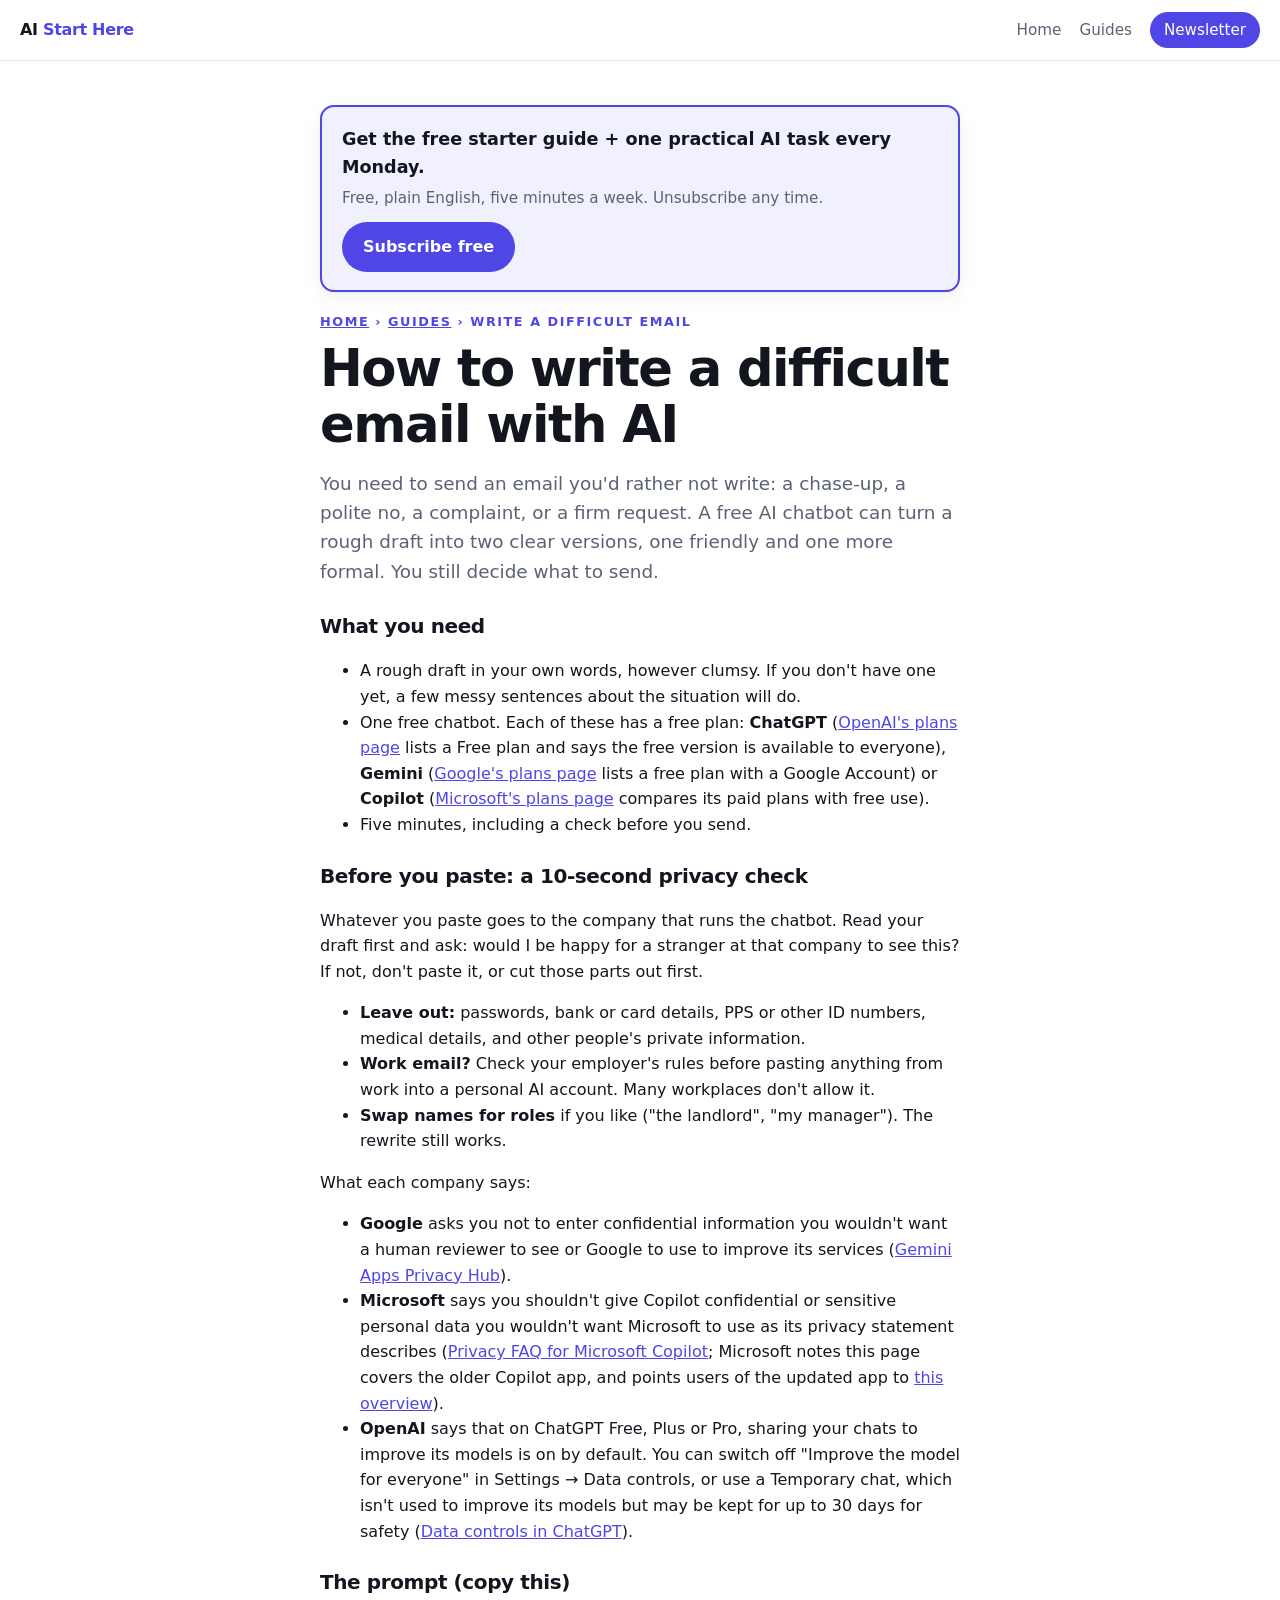
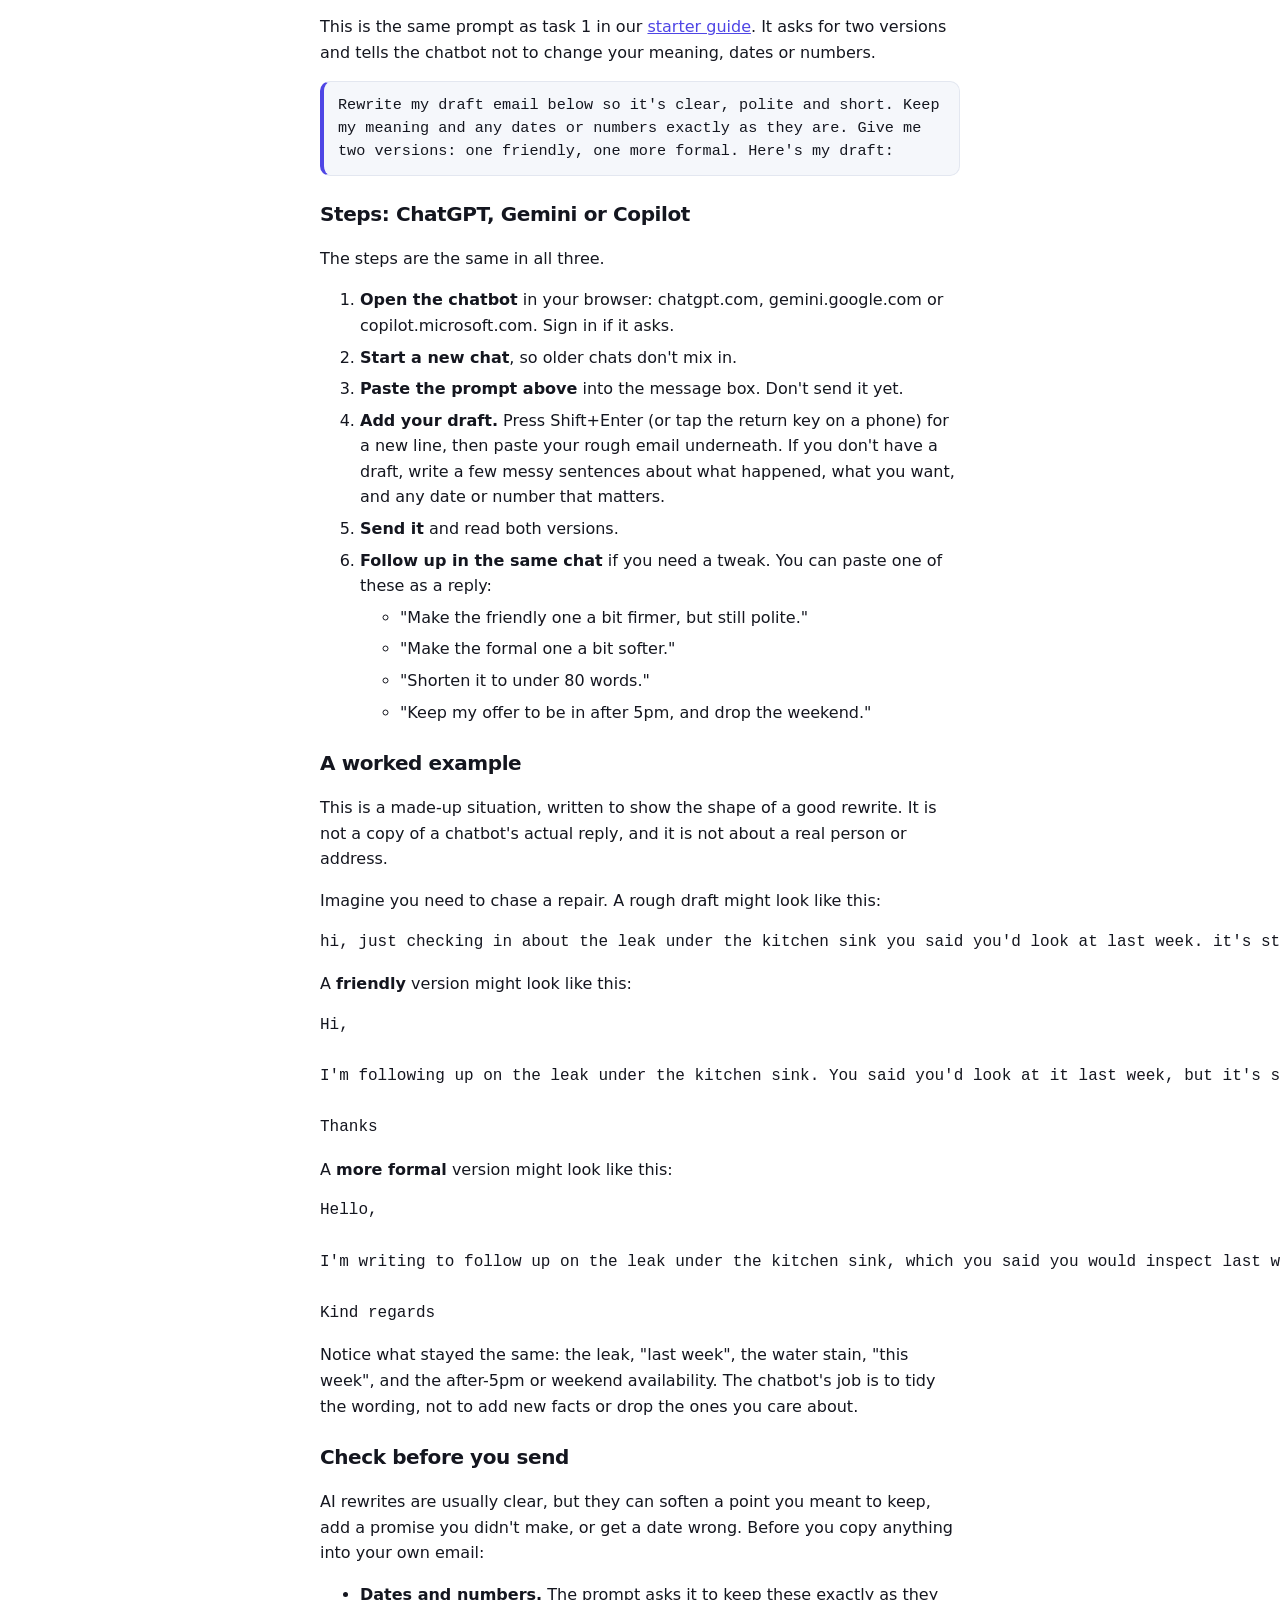
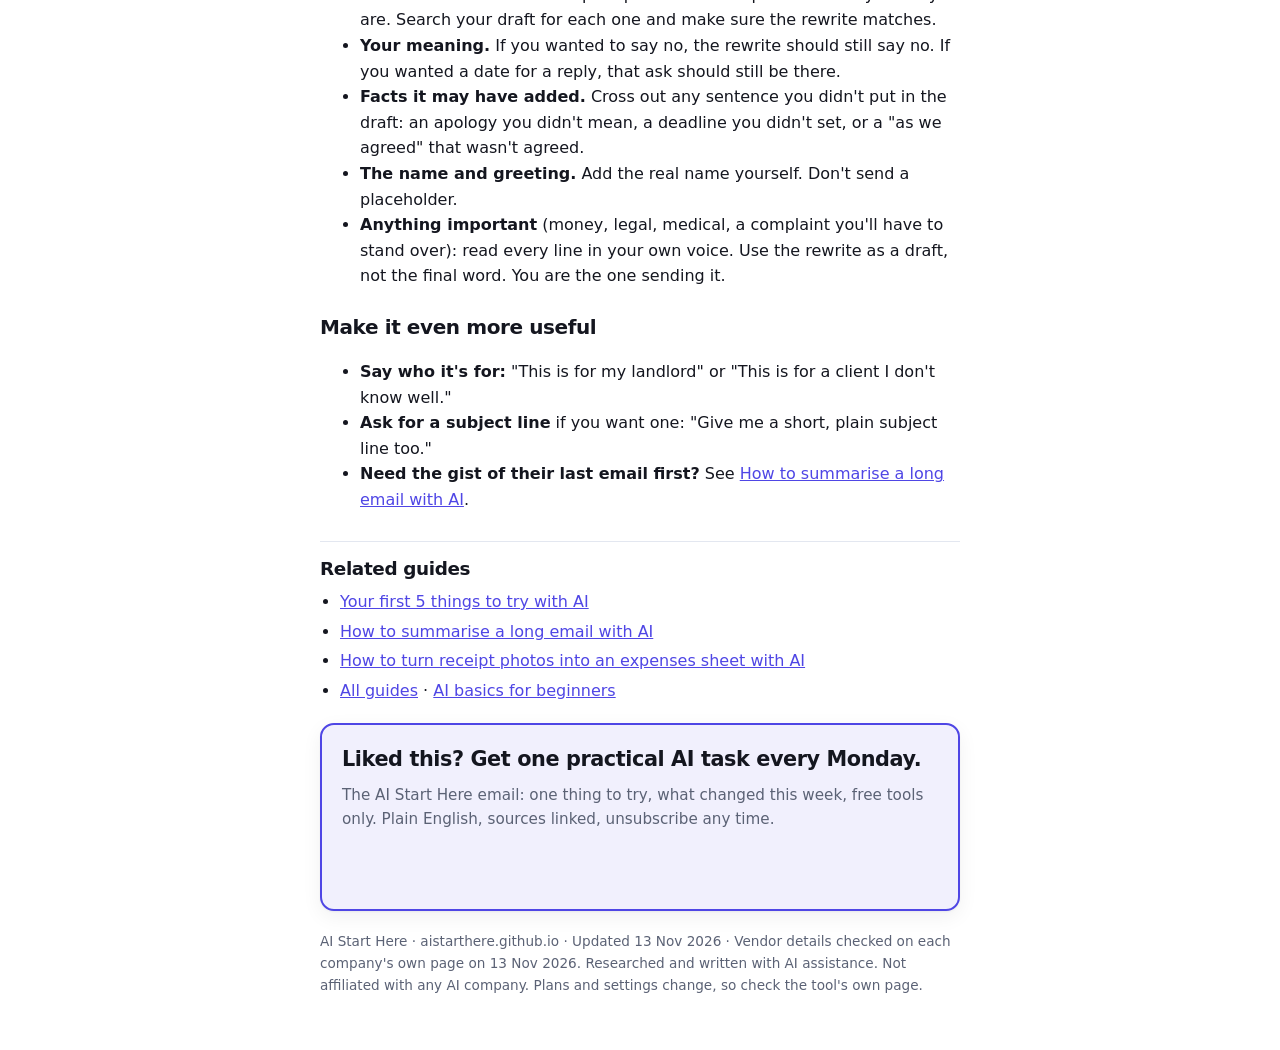
<file: write-difficult-email-with-ai/index.html>
<!doctype html>
<html lang="en">
<head>
<meta charset="utf-8">
<meta name="viewport" content="width=device-width, initial-scale=1">
<title>How to write a difficult email with AI | AI Start Here</title>
<meta name="description" content="Write a difficult email with a free AI chatbot: a copy-paste prompt, two tone variants, a worked example, what not to paste, and a check before you send.">
<meta name="robots" content="index, follow, max-image-preview:large">
<link rel="canonical" href="https://aistarthere.github.io/write-difficult-email-with-ai/">
<link rel="icon" href="/favicon.ico" sizes="32x32">
<link rel="icon" href="/favicon.svg" type="image/svg+xml">
<link rel="apple-touch-icon" href="/apple-touch-icon.png">
<meta name="theme-color" content="#4f46e5">
<meta property="og:type" content="article">
<meta property="og:site_name" content="AI Start Here">
<meta property="og:locale" content="en_IE">
<meta property="og:title" content="How to write a difficult email with AI">
<meta property="og:description" content="One copy-paste prompt, two tone variants, a worked example, a privacy check and what to review before you send.">
<meta property="og:url" content="https://aistarthere.github.io/write-difficult-email-with-ai/">
<meta property="og:image" content="https://aistarthere.github.io/og-image.png">
<meta property="og:image:width" content="1200">
<meta property="og:image:height" content="630">
<meta property="og:image:alt" content="AI Start Here. Get useful with AI this week, for free. Every fact links to its source.">
<meta name="twitter:card" content="summary_large_image">
<meta name="twitter:site" content="@aistarthere">
<meta name="twitter:title" content="How to write a difficult email with AI">
<meta name="twitter:description" content="One copy-paste prompt, two tone variants, a worked example, a privacy check and what to review before you send.">
<meta name="twitter:image" content="https://aistarthere.github.io/og-image.png">
<meta name="twitter:image:alt" content="AI Start Here. Get useful with AI this week, for free. Every fact links to its source.">
<link rel="stylesheet" href="/styles.css">
<script type="application/ld+json">
{"@context":"https://schema.org","@graph":[{"@type":"Article","headline":"How to write a difficult email with AI","url":"https://aistarthere.github.io/write-difficult-email-with-ai/","mainEntityOfPage":"https://aistarthere.github.io/write-difficult-email-with-ai/","inLanguage":"en","datePublished":"2026-11-13","dateModified":"2026-11-13","image":"https://aistarthere.github.io/og-image.png","author":{"@type":"Organization","name":"AI Start Here","url":"https://aistarthere.github.io/"},"publisher":{"@type":"Organization","name":"AI Start Here","url":"https://aistarthere.github.io/"}},{"@type":"BreadcrumbList","itemListElement":[{"@type":"ListItem","position":1,"name":"Home","item":"https://aistarthere.github.io/"},{"@type":"ListItem","position":2,"name":"Guides","item":"https://aistarthere.github.io/#guides"},{"@type":"ListItem","position":3,"name":"How to write a difficult email with AI"}]}]}
</script>
</head>
<body class="guide-page">
<a class="skip" href="#main">Skip to content</a>
<header class="topbar">
  <a class="brand" href="/">AI <span>Start Here</span></a>
  <nav class="nav guide-nav" aria-label="Site">
    <a href="/">Home</a>
    <a href="/#guides">Guides</a>
    <a href="#subscribe" class="nav-cta">Newsletter</a>
  </nav>
</header>

<main id="main" class="wrap narrow guide">
  <aside class="signup-box top" aria-labelledby="sb-top-h">
    <p class="sb-h" id="sb-top-h"><strong>Get the free starter guide + one practical AI task every Monday.</strong></p>
    <p class="sb-p">Free, plain English, five minutes a week. Unsubscribe any time.</p>
    <div class="sb-cta"><a class="btn primary" href="https://aistarthere-newsletter.beehiiv.com/" target="_blank" rel="noopener">Subscribe free</a></div>
  </aside>

  <p class="eyebrow"><a href="/">Home</a> › <a href="/#guides">Guides</a> › Write a difficult email</p>
  <h1>How to write a difficult email with AI</h1>
  <p class="lede">You need to send an email you'd rather not write: a chase-up, a polite no, a complaint, or a firm request. A free AI chatbot can turn a rough draft into two clear versions, one friendly and one more formal. You still decide what to send.</p>

  <section class="step">
    <h2>What you need</h2>
    <ul>
      <li>A rough draft in your own words, however clumsy. If you don't have one yet, a few messy sentences about the situation will do.</li>
      <li>One free chatbot. Each of these has a free plan: <strong>ChatGPT</strong> (<a href="https://chatgpt.com/pricing" target="_blank" rel="noopener">OpenAI's plans page</a> lists a Free plan and says the free version is available to everyone), <strong>Gemini</strong> (<a href="https://gemini.google/subscriptions/" target="_blank" rel="noopener">Google's plans page</a> lists a free plan with a Google Account) or <strong>Copilot</strong> (<a href="https://www.microsoft.com/en-us/microsoft-copilot/for-individuals" target="_blank" rel="noopener">Microsoft's plans page</a> compares its paid plans with free use).</li>
      <li>Five minutes, including a check before you send.</li>
    </ul>
  </section>

  <section class="step">
    <h2>Before you paste: a 10-second privacy check</h2>
    <p>Whatever you paste goes to the company that runs the chatbot. Read your draft first and ask: would I be happy for a stranger at that company to see this? If not, don't paste it, or cut those parts out first.</p>
    <ul>
      <li><strong>Leave out:</strong> passwords, bank or card details, PPS or other ID numbers, medical details, and other people's private information.</li>
      <li><strong>Work email?</strong> Check your employer's rules before pasting anything from work into a personal AI account. Many workplaces don't allow it.</li>
      <li><strong>Swap names for roles</strong> if you like ("the landlord", "my manager"). The rewrite still works.</li>
    </ul>
    <p>What each company says:</p>
    <ul>
      <li><strong>Google</strong> asks you not to enter confidential information you wouldn't want a human reviewer to see or Google to use to improve its services (<a href="https://support.google.com/gemini/answer/13594961?hl=en" target="_blank" rel="noopener">Gemini Apps Privacy Hub</a>).</li>
      <li><strong>Microsoft</strong> says you shouldn't give Copilot confidential or sensitive personal data you wouldn't want Microsoft to use as its privacy statement describes (<a href="https://support.microsoft.com/en-us/Microsoft-Copilot/privacy-faq-for-microsoft-copilot" target="_blank" rel="noopener">Privacy FAQ for Microsoft Copilot</a>; Microsoft notes this page covers the older Copilot app, and points users of the updated app to <a href="https://support.microsoft.com/en-us/privacy/microsoft-copilot/overview" target="_blank" rel="noopener">this overview</a>).</li>
      <li><strong>OpenAI</strong> says that on ChatGPT Free, Plus or Pro, sharing your chats to improve its models is on by default. You can switch off "Improve the model for everyone" in Settings → Data controls, or use a Temporary chat, which isn't used to improve its models but may be kept for up to 30 days for safety (<a href="https://help.openai.com/en/articles/7730893-data-controls-faq" target="_blank" rel="noopener">Data controls in ChatGPT</a>).</li>
    </ul>
  </section>

  <section class="step">
    <h2>The prompt (copy this)</h2>
    <p>This is the same prompt as task 1 in our <a href="/starter-guide/">starter guide</a>. It asks for two versions and tells the chatbot not to change your meaning, dates or numbers.</p>
    <pre class="prompt">Rewrite my draft email below so it's clear, polite and short. Keep my meaning and any dates or numbers exactly as they are. Give me two versions: one friendly, one more formal. Here's my draft:</pre>
  </section>

  <section class="step">
    <h2>Steps: ChatGPT, Gemini or Copilot</h2>
    <p>The steps are the same in all three.</p>
    <ol class="steps">
      <li><strong>Open the chatbot</strong> in your browser: chatgpt.com, gemini.google.com or copilot.microsoft.com. Sign in if it asks.</li>
      <li><strong>Start a new chat</strong>, so older chats don't mix in.</li>
      <li><strong>Paste the prompt above</strong> into the message box. Don't send it yet.</li>
      <li><strong>Add your draft.</strong> Press Shift+Enter (or tap the return key on a phone) for a new line, then paste your rough email underneath. If you don't have a draft, write a few messy sentences about what happened, what you want, and any date or number that matters.</li>
      <li><strong>Send it</strong> and read both versions.</li>
      <li><strong>Follow up in the same chat</strong> if you need a tweak. You can paste one of these as a reply:
        <ul>
          <li>"Make the friendly one a bit firmer, but still polite."</li>
          <li>"Make the formal one a bit softer."</li>
          <li>"Shorten it to under 80 words."</li>
          <li>"Keep my offer to be in after 5pm, and drop the weekend."</li>
        </ul>
      </li>
    </ol>
  </section>

  <section class="step">
    <h2>A worked example</h2>
    <p>This is a made-up situation, written to show the shape of a good rewrite. It is not a copy of a chatbot's actual reply, and it is not about a real person or address.</p>
    <p>Imagine you need to chase a repair. A rough draft might look like this:</p>
    <pre>hi, just checking in about the leak under the kitchen sink you said you'd look at last week. it's still dripping and there's a water stain on the ceiling now. can you send someone this week? I'm around after 5pm on weekdays or anytime at the weekend. thanks</pre>
    <p>A <strong>friendly</strong> version might look like this:</p>
    <pre>Hi,

I'm following up on the leak under the kitchen sink. You said you'd look at it last week, but it's still dripping and there's now a water stain on the ceiling. Could you send someone this week? I'm around after 5pm on weekdays, or any time at the weekend.

Thanks</pre>
    <p>A <strong>more formal</strong> version might look like this:</p>
    <pre>Hello,

I'm writing to follow up on the leak under the kitchen sink, which you said you would inspect last week. The leak is still dripping, and a water stain has now appeared on the ceiling. Please arrange for someone to attend this week. I am available after 17:00 on weekdays, or any time at the weekend.

Kind regards</pre>
    <p>Notice what stayed the same: the leak, "last week", the water stain, "this week", and the after-5pm or weekend availability. The chatbot's job is to tidy the wording, not to add new facts or drop the ones you care about.</p>
  </section>

  <section class="step">
    <h2>Check before you send</h2>
    <p>AI rewrites are usually clear, but they can soften a point you meant to keep, add a promise you didn't make, or get a date wrong. Before you copy anything into your own email:</p>
    <ul>
      <li><strong>Dates and numbers.</strong> The prompt asks it to keep these exactly as they are. Search your draft for each one and make sure the rewrite matches.</li>
      <li><strong>Your meaning.</strong> If you wanted to say no, the rewrite should still say no. If you wanted a date for a reply, that ask should still be there.</li>
      <li><strong>Facts it may have added.</strong> Cross out any sentence you didn't put in the draft: an apology you didn't mean, a deadline you didn't set, or a "as we agreed" that wasn't agreed.</li>
      <li><strong>The name and greeting.</strong> Add the real name yourself. Don't send a placeholder.</li>
      <li><strong>Anything important</strong> (money, legal, medical, a complaint you'll have to stand over): read every line in your own voice. Use the rewrite as a draft, not the final word. You are the one sending it.</li>
    </ul>
  </section>

  <section class="step tips">
    <h2>Make it even more useful</h2>
    <ul>
      <li><strong>Say who it's for:</strong> "This is for my landlord" or "This is for a client I don't know well."</li>
      <li><strong>Ask for a subject line</strong> if you want one: "Give me a short, plain subject line too."</li>
      <li><strong>Need the gist of their last email first?</strong> See <a href="/summarise-email-with-ai/">How to summarise a long email with AI</a>.</li>
    </ul>
  </section>

  <!-- build:related -->
  <nav class="related" aria-labelledby="related-h">
    <h2 id="related-h">Related guides</h2>
    <ul><li><a href="/starter-guide/">Your first 5 things to try with AI</a></li><li><a href="/summarise-email-with-ai/">How to summarise a long email with AI</a></li><li><a href="/receipts-to-expenses-sheet-with-ai/">How to turn receipt photos into an expenses sheet with AI</a></li><li><a href="/#guides">All guides</a> · <a href="/#basics">AI basics for beginners</a></li></ul>
  </nav>
  <!-- /build:related -->

  <aside class="signup-box bottom" id="subscribe" aria-labelledby="sb-bot-h">
    <h2 id="sb-bot-h">Liked this? Get one practical AI task every Monday.</h2>
    <p class="sb-p">The AI Start Here email: one thing to try, what changed this week, free tools only. Plain English, sources linked, unsubscribe any time.</p>
    <div class="nl-embed"><a class="btn primary" href="https://aistarthere-newsletter.beehiiv.com/" target="_blank" rel="noopener">Subscribe free</a></div>
  </aside>

  <p class="fine guide-foot">AI Start Here · aistarthere.github.io · Updated 13 Nov 2026 · Vendor details checked on each company's own page on 13 Nov 2026. Researched and written with AI assistance. Not affiliated with any AI company. Plans and settings change, so check the tool's own page.</p>
</main>
<script src="/config.js"></script>
<script src="/guide.js"></script>
</body>
</html>
</file>
<file: styles.css>
:root{
  --bg:#ffffff; --bg-alt:#f5f7fb; --ink:#14161f; --muted:#5b6275; --line:#e3e7f0;
  --brand:#4f46e5; --brand-ink:#ffffff; --accent:#0ea5e9; --good:#047857; --warn:#b45309;
  --radius:14px; --shadow:0 1px 2px rgba(20,22,31,.05),0 6px 20px rgba(20,22,31,.06);
}
@media (prefers-color-scheme: dark){
  :root{ --bg:#0f1117; --bg-alt:#161a23; --ink:#eef0f6; --muted:#a3a9ba; --line:#262b38; --brand:#818cf8; --brand-ink:#0f1117; --good:#34d399; --warn:#fbbf24; --shadow:none; }
}
*{box-sizing:border-box}
html{scroll-behavior:smooth;scroll-padding-top:70px}
body{margin:0;font:16px/1.6 system-ui,-apple-system,"Segoe UI",Roboto,Inter,sans-serif;background:var(--bg);color:var(--ink)}
a{color:var(--brand)}
.wrap{max-width:1100px;margin:0 auto;padding:0 20px}
.wrap.narrow{max-width:680px}
.topbar{position:sticky;top:0;z-index:10;display:flex;align-items:center;justify-content:space-between;gap:12px;padding:12px 20px;background:color-mix(in srgb,var(--bg) 88%,transparent);backdrop-filter:blur(8px);border-bottom:1px solid var(--line)}
.brand{font-weight:800;text-decoration:none;color:var(--ink);letter-spacing:-.02em}
.brand span{color:var(--brand)}
.nav{display:flex;gap:18px;align-items:center}
.nav a{text-decoration:none;color:var(--muted);font-weight:500;font-size:.95rem}
.nav a:hover{color:var(--ink)}
.nav-cta{background:var(--brand);color:var(--brand-ink)!important;padding:6px 14px;border-radius:999px}
.menu-btn{display:none;background:none;border:1px solid var(--line);border-radius:8px;color:var(--ink);font-size:1.2rem;padding:4px 10px}
.hero{padding:72px 0 56px;background:radial-gradient(1200px 400px at 20% -10%,color-mix(in srgb,var(--brand) 18%,transparent),transparent),radial-gradient(800px 300px at 90% 0,color-mix(in srgb,var(--accent) 14%,transparent),transparent)}
.eyebrow{text-transform:uppercase;letter-spacing:.12em;font-size:.8rem;color:var(--brand);font-weight:700;margin:0 0 8px}
h1{font-size:clamp(2rem,5vw,3.2rem);line-height:1.1;margin:0 0 16px;letter-spacing:-.03em;max-width:16ch}
.lede{font-size:1.15rem;color:var(--muted);max-width:60ch;margin:0 0 24px}
.hero-ctas{display:flex;gap:12px;flex-wrap:wrap}
.disclosure{font-size:.85rem;color:var(--muted);margin-top:20px}
.btn{display:inline-block;padding:11px 20px;border-radius:999px;font-weight:600;text-decoration:none;border:1px solid transparent;cursor:pointer;font-size:1rem}
.btn.small{padding:7px 14px;font-size:.9rem}
.btn.primary{background:var(--brand);color:var(--brand-ink)}
.btn.ghost{border-color:var(--line);color:var(--ink);background:var(--bg)}
.btn[aria-disabled="true"],.btn:disabled{opacity:.55;cursor:not-allowed}
.section{padding:64px 0}
.section.alt{background:var(--bg-alt)}
h2{font-size:clamp(1.5rem,3vw,2rem);margin:0 0 8px;letter-spacing:-.02em;display:flex;align-items:center;gap:12px}
.num{display:inline-grid;place-items:center;width:34px;height:34px;border-radius:10px;background:var(--brand);color:var(--brand-ink);font-size:1rem}
.section-intro{color:var(--muted);margin:0 0 24px;max-width:70ch}
.updated{font-size:.85rem;white-space:nowrap}
.grid.cards{display:grid;grid-template-columns:repeat(auto-fill,minmax(260px,1fr));gap:16px}
.card{background:var(--bg);border:1px solid var(--line);border-radius:var(--radius);padding:18px;box-shadow:var(--shadow)}
.section.alt .card{background:var(--bg)}
.card h3{margin:0 0 6px;font-size:1.05rem}
.card p{margin:0;color:var(--muted)}
.card .tool{font-size:.8rem;font-weight:600;color:var(--brand);margin-bottom:6px}
.prompt{margin-top:10px;background:var(--bg-alt);border:1px dashed var(--line);border-radius:10px;padding:10px;font-size:.92rem;color:var(--ink)}
.copy{margin-top:8px;font-size:.8rem;background:none;border:1px solid var(--line);color:var(--ink);border-radius:8px;padding:4px 10px;cursor:pointer}
.tip{margin-top:8px!important;font-size:.85rem}
.learn-more{margin-top:20px;font-size:.95rem}
.learn-more ul{margin:6px 0 0;padding-left:20px}
.filter-row{display:flex;gap:8px;align-items:center;margin-bottom:12px}
.filter-row input{flex:1;max-width:320px;padding:8px 12px;border-radius:10px;border:1px solid var(--line);background:var(--bg);color:var(--ink)}
.table-wrap{overflow-x:auto;border:1px solid var(--line);border-radius:var(--radius);background:var(--bg)}
table.models{width:100%;border-collapse:collapse;font-size:.92rem}
.models th,.models td{padding:10px 12px;text-align:left;border-bottom:1px solid var(--line);vertical-align:top}
.models th{font-size:.78rem;text-transform:uppercase;letter-spacing:.06em;color:var(--muted);background:var(--bg-alt)}
.models tr:last-child td{border-bottom:none}
.models td.model{font-weight:700;white-space:nowrap}
.todo{color:var(--warn);font-weight:600}
.free-yes{color:var(--good);font-weight:600}
.fineprint{font-size:.82rem;color:var(--muted);margin-top:10px}
ol.news{list-style:none;padding:0;margin:0;display:grid;gap:14px}
.news li{border-left:3px solid var(--brand);padding:6px 0 6px 16px}
.news time{font-size:.8rem;color:var(--muted);font-weight:600}
.news h3{margin:2px 0 4px;font-size:1.05rem}
.news p{margin:0;color:var(--muted)}
.news .why{color:var(--ink);font-size:.92rem;margin-top:4px}
.auto-toolbar{display:flex;gap:10px;align-items:center;flex-wrap:wrap;margin-bottom:10px}
.auto-toolbar select{padding:6px 10px;border-radius:8px;border:1px solid var(--line);background:var(--bg);color:var(--ink)}
#suggest{margin-left:auto}
.placeholder-note{font-size:.85rem;color:var(--warn);margin:0 0 16px}
.autos{display:grid;gap:14px}
.auto{display:grid;grid-template-columns:72px 1fr;gap:16px;background:var(--bg);border:1px solid var(--line);border-radius:var(--radius);padding:16px;box-shadow:var(--shadow)}
.vote{display:flex;flex-direction:column;align-items:center;gap:4px}
.vote button{width:56px;height:44px;border-radius:10px;border:1px solid var(--line);background:var(--bg-alt);color:var(--ink);font-size:1.1rem;cursor:pointer}
.vote button:disabled{cursor:not-allowed;opacity:.6}
.vote .count{font-weight:800}
.vote .label{font-size:.7rem;color:var(--muted);text-align:center}
.auto h3{margin:0 0 4px;font-size:1.08rem}
.meta{display:flex;gap:8px;flex-wrap:wrap;margin-bottom:8px}
.pill{font-size:.75rem;background:var(--bg-alt);border:1px solid var(--line);border-radius:999px;padding:2px 10px;color:var(--muted)}
details summary{cursor:pointer;font-weight:600;color:var(--brand)}
details ol{margin:8px 0 0;padding-left:20px}
details li{margin-bottom:4px}
.newsletter{background:linear-gradient(135deg,color-mix(in srgb,var(--brand) 14%,var(--bg)),var(--bg))}
.signup{display:flex;gap:8px;flex-wrap:wrap}
.signup input{flex:1;min-width:200px;padding:12px 14px;border-radius:999px;border:1px solid var(--line);background:var(--bg);color:var(--ink);font-size:1rem}
.footer{padding:32px 0;border-top:1px solid var(--line);color:var(--muted);font-size:.9rem}
@media (max-width:760px){
  .menu-btn{display:block}
  .nav{display:none;position:absolute;top:56px;left:0;right:0;flex-direction:column;align-items:flex-start;padding:14px 20px;background:var(--bg);border-bottom:1px solid var(--line)}
  .nav.open{display:flex}
  .auto{grid-template-columns:56px 1fr;gap:12px}
  #suggest{margin-left:0}
  .hero{padding:48px 0 40px}
}

/* --- added 2026-10-26: SEO/a11y pass --- */
.skip{position:absolute;left:-9999px;top:0;background:var(--brand);color:var(--brand-ink);padding:8px 14px;z-index:20;border-radius:0 0 8px 0}
.skip:focus{left:0}
.section .updated{font-size:.82rem;color:var(--muted);margin:-14px 0 20px}
.card .answer{color:var(--ink);margin-bottom:6px}
.card .src{margin-top:8px;font-size:.82rem}
.card .src a,.tip a{display:inline-block;padding:2px 0;min-height:24px}
table.models caption{text-align:left;font-size:.82rem;color:var(--muted);padding:10px 12px;caption-side:top}
.models th[scope=row]{font-weight:700;white-space:nowrap;background:none;font-size:.92rem;text-transform:none;letter-spacing:0;color:var(--ink)}
ul.srcs{list-style:none;margin:0;padding:0}
ul.srcs li a{display:inline-block;min-height:24px;padding:2px 0}
.vote a.vote-btn{display:grid;place-items:center;width:56px;height:44px;border-radius:10px;border:1px solid var(--line);background:var(--bg-alt);color:var(--ink);font-size:1.1rem;text-decoration:none}
.tool{margin:0 0 6px}
.prompt{margin-bottom:0}
[hidden]{display:none!important}
.btn.is-disabled{background:var(--bg-alt);color:var(--muted);border-color:var(--line);cursor:not-allowed}

/* --- added 2026-11-04: signup box + starter guide --- */
.signup-box{border:2px solid var(--brand);border-radius:var(--radius);background:color-mix(in srgb,var(--brand) 8%,var(--bg));padding:18px 20px;margin:20px 0;box-shadow:var(--shadow)}
.signup-box .sb-h{font-size:1.1rem;margin:0 0 4px}
.signup-box h2{font-size:1.3rem;margin:0 0 6px}
.signup-box .sb-p{color:var(--muted);margin:0 0 12px;font-size:.95rem}
.signup-box .sb-links{margin:10px 0 0;font-size:.95rem}
.nl-embed{min-height:48px;max-width:100%;overflow:hidden}
.nl-embed iframe{max-width:100%}
.hero .signup-box{max-width:640px}
.guide{padding:24px 20px 40px}
.guide h1{max-width:none}
.guide .step{margin:22px 0}
.guide .step h2{font-size:1.25rem;margin:0 0 8px;display:flex;align-items:center;gap:10px}
.guide .n{display:inline-grid;place-items:center;width:30px;height:30px;border-radius:50%;background:var(--brand);color:var(--brand-ink);font-size:1rem;flex:none}
.guide pre.prompt{white-space:pre-wrap;word-wrap:break-word;background:var(--bg-alt);border:1px solid var(--line);border-left:4px solid var(--brand);border-radius:10px;padding:12px 14px;font:0.95rem/1.5 ui-monospace,SFMono-Regular,Menlo,Consolas,monospace;margin:8px 0}
.guide .fine{font-size:.85rem;color:var(--muted)}
.guide-nav{display:flex!important;position:static!important;flex-direction:row!important;padding:0!important;border:0!important;background:none!important}
@media print{
  @page{size:A4;margin:10mm}
  :root{--bg:#fff;--bg-alt:#f5f7fb;--ink:#000;--muted:#333}
  body{font-size:9.5pt;line-height:1.32;background:#fff;color:#000}
  .topbar,.skip,.signup-box.top,.no-print,.nl-embed{display:none!important}
  .guide{padding:0;max-width:none}
  .guide h1{font-size:20pt;margin-bottom:6px}
  .guide .lede{font-size:11pt;margin-bottom:8px}
  .guide .step{margin:5px 0;break-inside:avoid}
  .guide .step p,.guide .step ul,.guide .step ol{margin:2px 0}
  .guide .eyebrow{margin:0}
  .guide .step h2{font-size:12.5pt}
  .guide pre.prompt{font-size:8.8pt;padding:5px 9px;margin:3px 0}
  .signup-box.bottom{box-shadow:none;padding:5px 10px;margin:6px 0;break-inside:avoid}
  .signup-box.bottom h2{font-size:11pt;margin:0}
  .signup-box.bottom .sb-p{display:none}
  .guide .lede{margin:0 0 4px;max-width:none}
  .guide .step h2{margin:2px 0}
  .guide .n{width:22px;height:22px;font-size:.85rem}
  .guide h1{font-size:18pt}
  .signup-box.bottom::after{content:"Subscribe free: aistarthere-newsletter.beehiiv.com";font-weight:700}
  a{color:#000;text-decoration:none}
}
/* --- added 2026-11-04: guides hub + related guides --- */
.guide-list{list-style:none;padding:0;margin:16px 0 0}
.guide-list li h3{margin:0 0 6px;font-size:1.1rem}
.guide-list li p{margin:0;color:var(--muted)}
.related{border-top:1px solid var(--line);margin:28px 0 8px;padding-top:12px}
.related h2{font-size:1.15rem;margin:0 0 6px}
.related ul{margin:0;padding-left:20px}
.related li{margin:4px 0}
.guide ol.steps li{margin:6px 0}
@media print{.related{display:none!important}}
</file>
